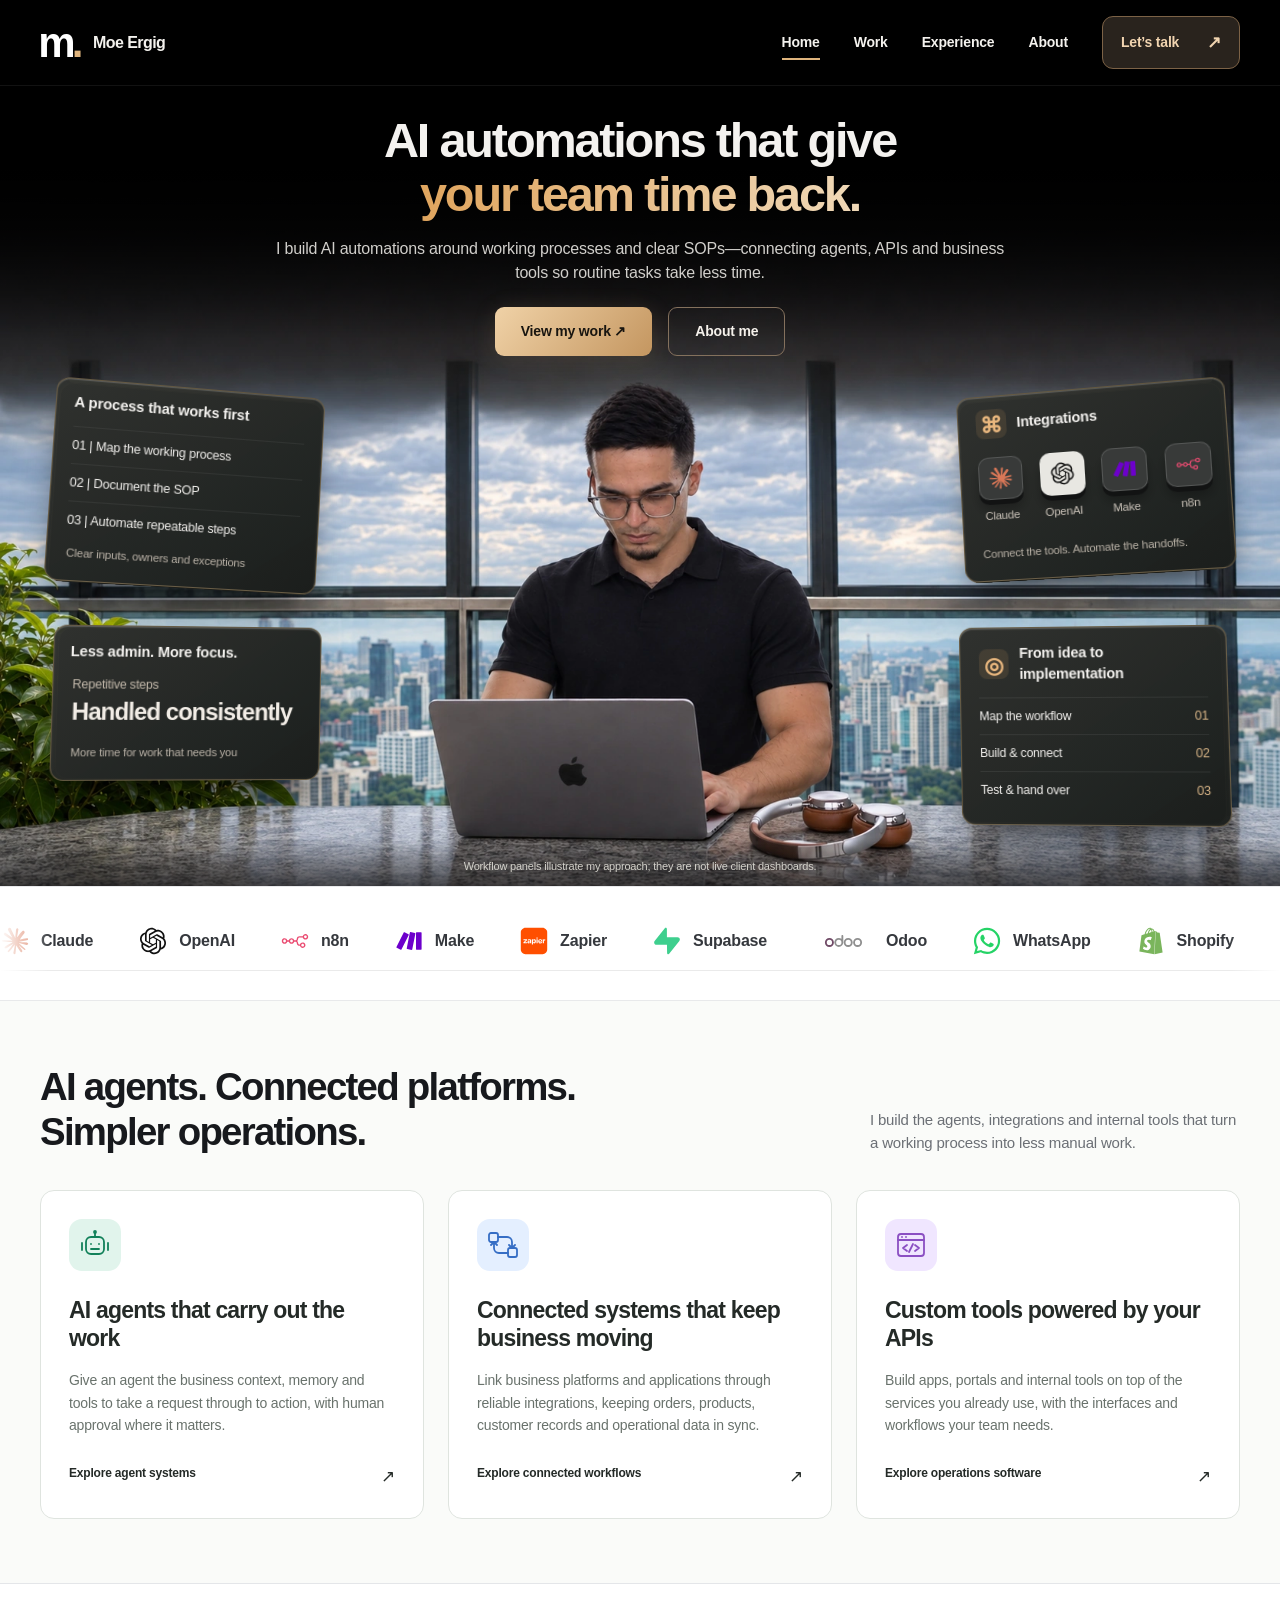
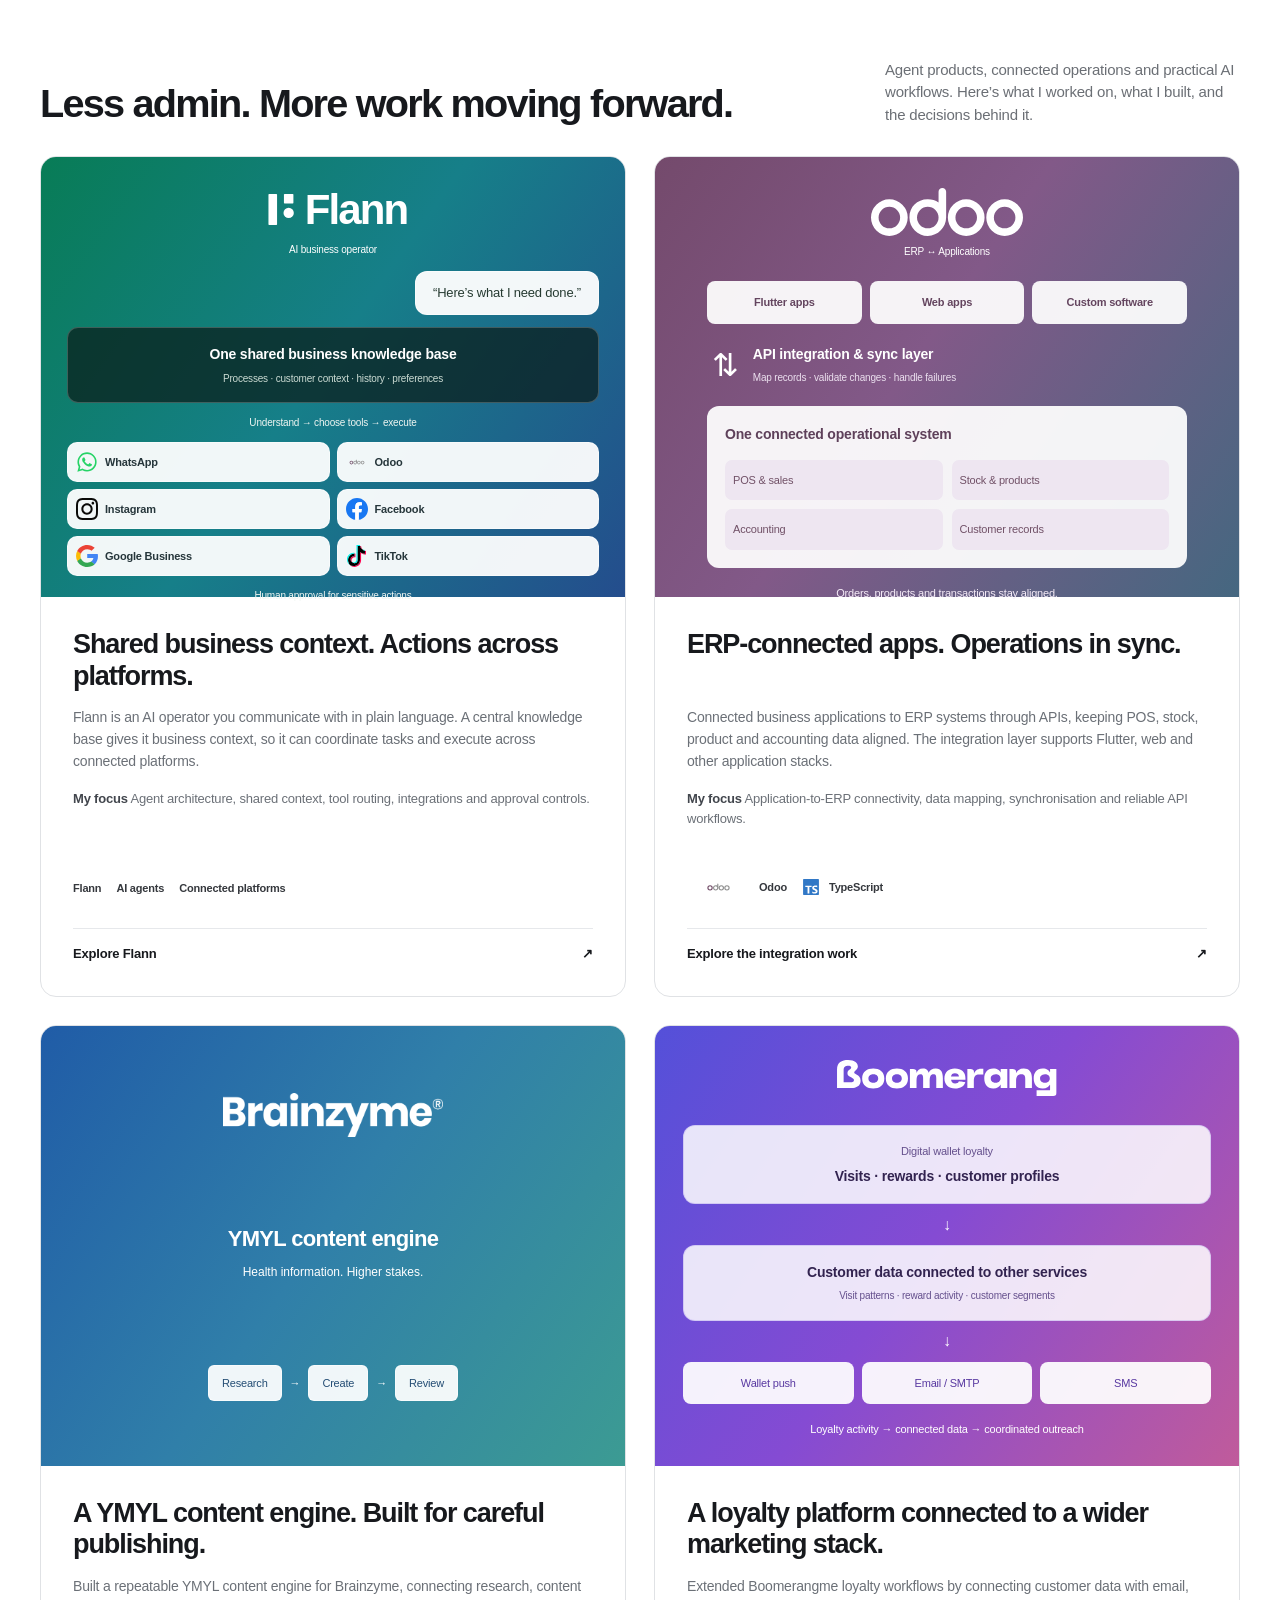
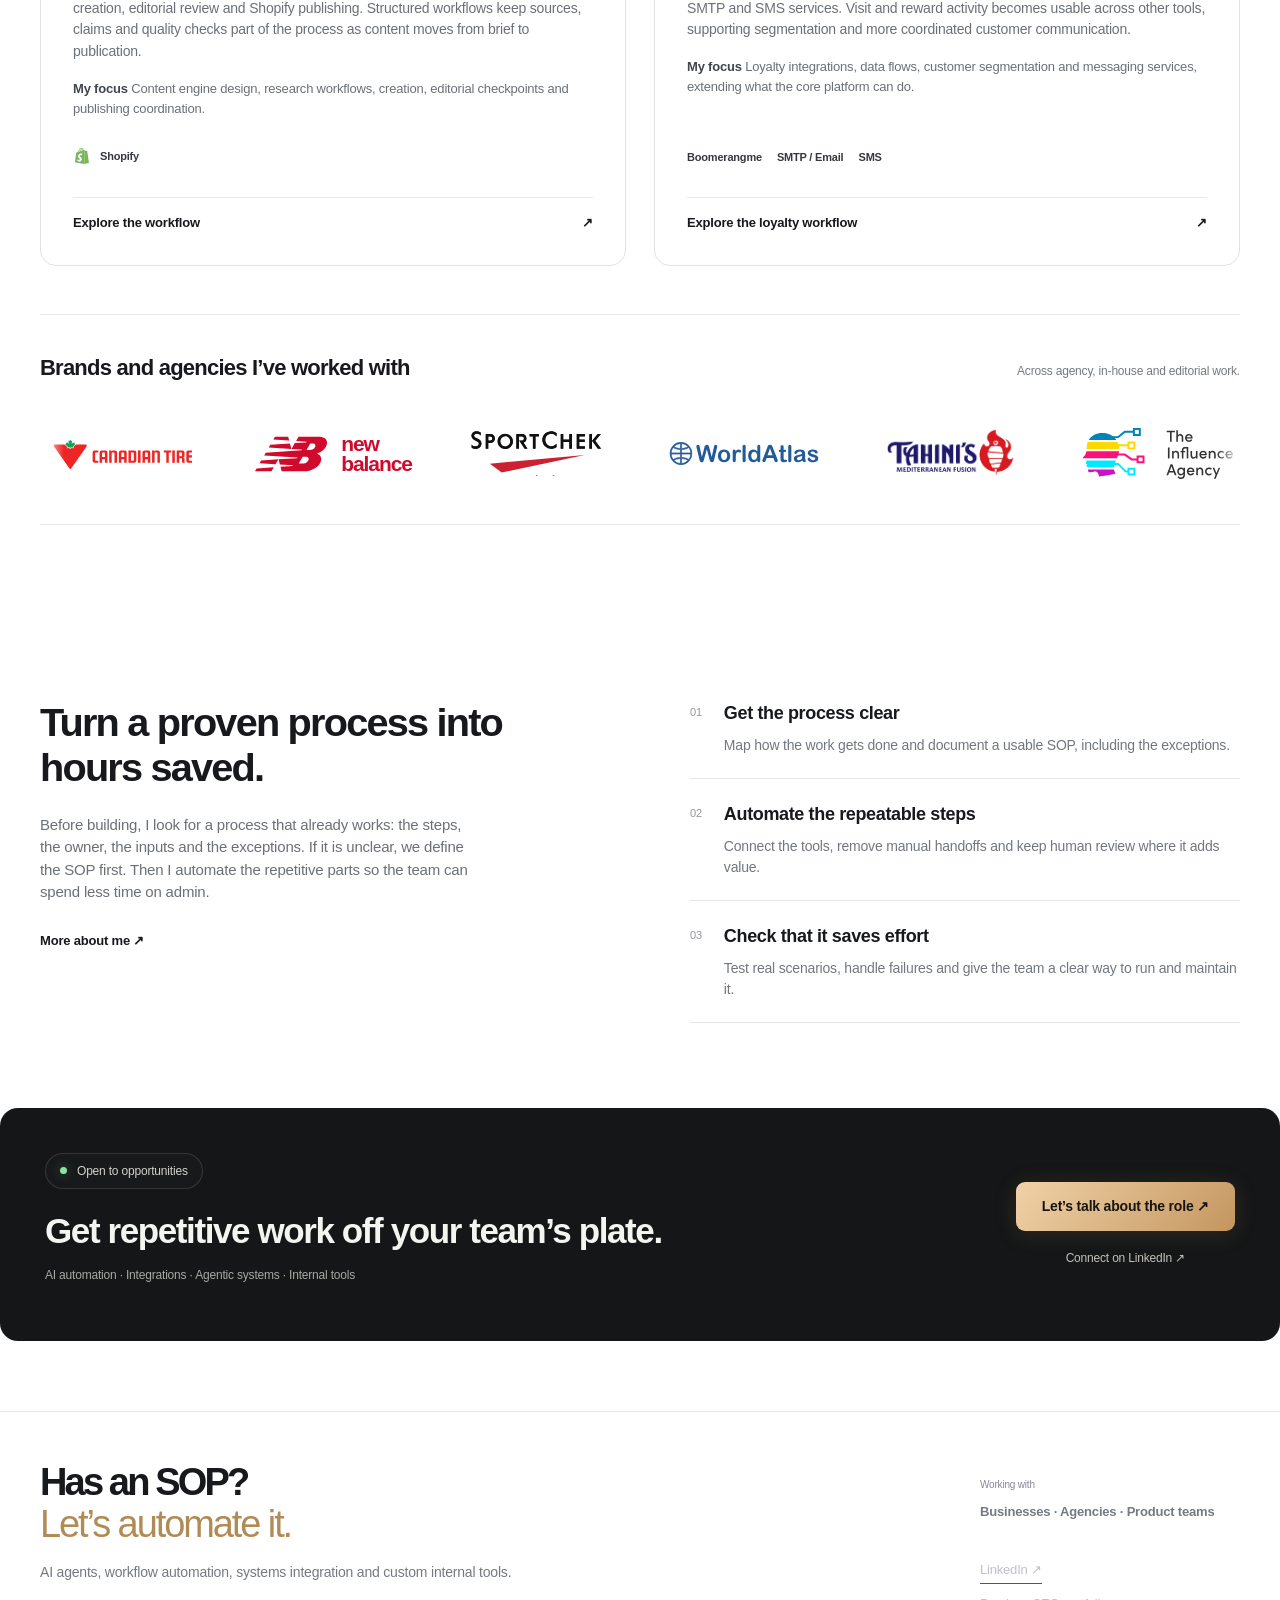
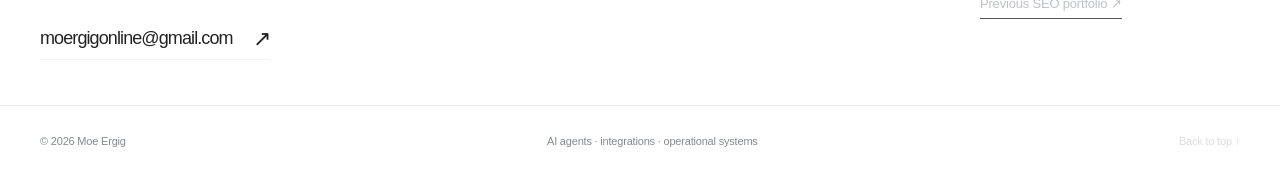
<file: index.html>
<!DOCTYPE html>

<html lang="en"><head><meta charset="utf-8"/><meta content="width=device-width,initial-scale=1" name="viewport"/><meta content="#101012" name="theme-color"/><title>Moe Ergig — AI Systems &amp; Automation</title><meta content="Moe Ergig builds AI agents, workflow automations and business integrations. Explore work across Flann, Revaluar and Brainzyme." name="description"/><meta content="Moe Ergig — AI Systems &amp; Automation" property="og:title"/><meta content="AI agents. Connected business systems. Practical automation, with proof of work." property="og:description"/><link href="assets/favicon.svg" rel="icon"/><link href="styles.css?v=20261107-about-portrait" rel="stylesheet"/><link href="home.css?v=20261107-about-portrait" rel="stylesheet"/></head><body class="portfolio-home" id="top"><a class="skip-link" href="#main">Skip to content</a><header class="site-header"><div class="wrap nav-inner">
<a aria-label="Moe Ergig homepage" class="brand" href="index.html"><span class="brand-box">m<span>.</span></span><span class="brand-label">Moe Ergig</span></a>
<button aria-controls="site-nav" aria-expanded="false" aria-label="Open navigation" class="menu-toggle"><span></span><span></span></button>
<nav aria-label="Main navigation" class="nav" id="site-nav"><a aria-current="page" class="active" href="index.html">Home</a><a href="work.html">Work</a><a href="experience.html">Experience</a><a href="about.html">About</a><a class="nav-cta" href="mailto:moergigonline@gmail.com?subject=Automation%20project%20enquiry">Let’s talk <span>↗</span></a></nav>
</div></header><main id="main">
<section aria-labelledby="hero-title" class="live-hero"><div class="hero-heading wrap"><h1 id="hero-title">AI automations that give<br/><em>your team time back.</em></h1><p>I build AI automations around working processes and clear SOPs—connecting agents, APIs and business tools so routine tasks take less time.</p><div class="hero-actions"><a class="gold-button" href="#selected-work">View my work ↗</a><a class="outline-button" href="about.html">About me</a></div></div>
<img alt="Moe Ergig working at a laptop, with greenery and a city skyline beyond the countertop" class="hero-scene" fetchpriority="high" height="941" src="assets/hero-portrait-wide.webp" width="1672"/><div class="hero-stage"><div class="float-shell workflow-panel"><div class="float-panel"><span aria-hidden="true" class="panel-edge edge-left"></span><span aria-hidden="true" class="panel-edge edge-right"></span><span aria-hidden="true" class="panel-edge edge-top"></span><span aria-hidden="true" class="panel-edge edge-bottom"></span><div class="panel-heading">A process that works first</div><div class="panel-step">01 | Map the working process</div><div class="panel-step">02 | Document the SOP</div><div class="panel-step">03 | Automate repeatable steps</div><small>Clear inputs, owners and exceptions</small></div></div>
<div class="float-shell integrations-panel"><div class="float-panel"><span aria-hidden="true" class="panel-edge edge-left"></span><span aria-hidden="true" class="panel-edge edge-right"></span><span aria-hidden="true" class="panel-edge edge-top"></span><span aria-hidden="true" class="panel-edge edge-bottom"></span><div class="panel-heading"><span class="gold-icon">⌘</span> Integrations</div><div class="hero-tools"><span><img alt="" height="32" src="assets/logos/claude.svg" width="32"/>Claude</span><span><img alt="" height="32" src="assets/logos/openai.svg" width="32"/>OpenAI</span><span><img alt="" height="32" src="assets/logos/make.svg" width="32"/>Make</span><span><img alt="" height="32" src="assets/logos/n8n.svg" width="32"/>n8n</span></div><small>Connect the tools. Automate the handoffs.</small></div></div>
<div class="float-shell context-panel"><div class="float-panel"><span aria-hidden="true" class="panel-edge edge-left"></span><span aria-hidden="true" class="panel-edge edge-right"></span><span aria-hidden="true" class="panel-edge edge-top"></span><span aria-hidden="true" class="panel-edge edge-bottom"></span><div class="panel-heading">Less admin. More focus.</div><p>Repetitive steps<br/><strong>Handled consistently</strong></p><small>More time for work that needs you</small></div></div>
<div class="float-shell delivery-panel"><div class="float-panel"><span aria-hidden="true" class="panel-edge edge-left"></span><span aria-hidden="true" class="panel-edge edge-right"></span><span aria-hidden="true" class="panel-edge edge-top"></span><span aria-hidden="true" class="panel-edge edge-bottom"></span><div class="panel-heading"><span class="gold-icon">◎</span> From idea to implementation</div><div class="delivery-row"><span>Map the workflow</span><b>01</b></div><div class="delivery-row"><span>Build &amp; connect</span><b>02</b></div><div class="delivery-row"><span>Test &amp; hand over</span><b>03</b></div></div></div>
</div><p class="hero-caption">Workflow panels illustrate my approach; they are not live client dashboards.</p></section>
<section aria-label="Platforms and tools" class="platform-section"><div class="wrap"><div aria-label="Platforms I work with. Focus or hover to pause." class="platform-marquee" tabindex="0"><div class="platform-track"><div class="platform-set"><span class="platform"><img alt="" height="26" loading="lazy" src="assets/logos/claude.svg" width="26"/>Claude</span><span class="platform"><img alt="" height="26" loading="lazy" src="assets/logos/openai.svg" width="26"/>OpenAI</span><span class="platform"><img alt="" height="26" loading="lazy" src="assets/logos/n8n.svg" width="26"/>n8n</span><span class="platform"><img alt="" height="26" loading="lazy" src="assets/logos/make.svg" width="26"/>Make</span><span class="platform"><img alt="" height="26" loading="lazy" src="assets/logos/zapier.svg" width="26"/>Zapier</span><span class="platform"><img alt="" height="26" loading="lazy" src="assets/logos/supabase.svg" width="26"/>Supabase</span><span class="platform"><img alt="" class="odoo-official" height="26" loading="lazy" src="assets/logos/odoo-official.svg" width="26"/>Odoo</span><span class="platform"><img alt="" height="26" loading="lazy" src="assets/logos/whatsapp.svg" width="26"/>WhatsApp</span><span class="platform"><img alt="" height="26" loading="lazy" src="assets/logos/shopify.svg" width="26"/>Shopify</span><span class="platform"><img alt="" height="26" loading="lazy" src="assets/logos/stripe.svg" width="26"/>Stripe</span><span class="platform"><img alt="" height="26" loading="lazy" src="assets/logos/meta.svg" width="26"/>Meta</span><span class="platform"><img alt="" height="26" loading="lazy" src="assets/logos/nextdotjs.svg" width="26"/>Next.js</span><span class="platform"><img alt="" height="26" loading="lazy" src="assets/logos/typescript.svg" width="26"/>TypeScript</span><span class="platform"><img alt="" height="26" loading="lazy" src="assets/logos/react.svg" width="26"/>React</span><span class="platform"><img alt="" height="26" loading="lazy" src="assets/logos/postgresql.svg" width="26"/>PostgreSQL</span><span class="platform"><img alt="" height="26" loading="lazy" src="assets/logos/github.svg" width="26"/>GitHub</span><span class="platform"><img alt="" height="26" loading="lazy" src="assets/logos/netlify.svg" width="26"/>Netlify</span><span class="platform"><img alt="" height="26" loading="lazy" src="assets/logos/vercel.svg" width="26"/>Vercel</span></div><div aria-hidden="true" class="platform-set"><span class="platform"><img alt="" height="26" loading="lazy" src="assets/logos/claude.svg" width="26"/>Claude</span><span class="platform"><img alt="" height="26" loading="lazy" src="assets/logos/openai.svg" width="26"/>OpenAI</span><span class="platform"><img alt="" height="26" loading="lazy" src="assets/logos/n8n.svg" width="26"/>n8n</span><span class="platform"><img alt="" height="26" loading="lazy" src="assets/logos/make.svg" width="26"/>Make</span><span class="platform"><img alt="" height="26" loading="lazy" src="assets/logos/zapier.svg" width="26"/>Zapier</span><span class="platform"><img alt="" height="26" loading="lazy" src="assets/logos/supabase.svg" width="26"/>Supabase</span><span class="platform"><img alt="" class="odoo-official" height="26" loading="lazy" src="assets/logos/odoo-official.svg" width="26"/>Odoo</span><span class="platform"><img alt="" height="26" loading="lazy" src="assets/logos/whatsapp.svg" width="26"/>WhatsApp</span><span class="platform"><img alt="" height="26" loading="lazy" src="assets/logos/shopify.svg" width="26"/>Shopify</span><span class="platform"><img alt="" height="26" loading="lazy" src="assets/logos/stripe.svg" width="26"/>Stripe</span><span class="platform"><img alt="" height="26" loading="lazy" src="assets/logos/meta.svg" width="26"/>Meta</span><span class="platform"><img alt="" height="26" loading="lazy" src="assets/logos/nextdotjs.svg" width="26"/>Next.js</span><span class="platform"><img alt="" height="26" loading="lazy" src="assets/logos/typescript.svg" width="26"/>TypeScript</span><span class="platform"><img alt="" height="26" loading="lazy" src="assets/logos/react.svg" width="26"/>React</span><span class="platform"><img alt="" height="26" loading="lazy" src="assets/logos/postgresql.svg" width="26"/>PostgreSQL</span><span class="platform"><img alt="" height="26" loading="lazy" src="assets/logos/github.svg" width="26"/>GitHub</span><span class="platform"><img alt="" height="26" loading="lazy" src="assets/logos/netlify.svg" width="26"/>Netlify</span><span class="platform"><img alt="" height="26" loading="lazy" src="assets/logos/vercel.svg" width="26"/>Vercel</span></div></div></div></div></section>
<section class="capability-section services-overview" id="services"><div class="wrap"><div class="section-lead"><div><h2>AI agents. Connected platforms.<br/>Simpler operations.</h2></div><p>I build the agents, integrations and internal tools that turn a working process into less manual work.</p></div><div class="service-offerings"><a class="service-offering" href="work.html#flann"><span aria-hidden="true" class="service-icon service-icon-1"><svg aria-hidden="true" fill="none" stroke="currentColor" stroke-linecap="round" stroke-linejoin="round" stroke-width="1.8" viewbox="0 0 32 32" xmlns="http://www.w3.org/2000/svg"><rect height="17" rx="5" width="18" x="7" y="8"></rect><path d="M16 4v4M12 15h.01M20 15h.01M12 20h8M3 14v7M29 14v7"></path><circle cx="16" cy="3" r="1"></circle></svg></span><h3>AI agents that carry out the work</h3><p>Give an agent the business context, memory and tools to take a request through to action, with human approval where it matters.</p><span class="service-link">Explore agent systems <b>↗</b></span></a><a class="service-offering" href="work.html#odoo"><span aria-hidden="true" class="service-icon service-icon-2"><svg aria-hidden="true" fill="none" stroke="currentColor" stroke-linecap="round" stroke-linejoin="round" stroke-width="1.8" viewbox="0 0 32 32" xmlns="http://www.w3.org/2000/svg"><rect height="9" rx="2" width="9" x="2" y="4"></rect><rect height="9" rx="2" width="9" x="21" y="19"></rect><path d="M11 8h9a5 5 0 0 1 5 5v6M22 16l3 3 3-3M21 24h-9a5 5 0 0 1-5-5v-6M4 16l3-3 3 3"></path></svg></span><h3>Connected systems that keep business moving</h3><p>Link business platforms and applications through reliable integrations, keeping orders, products, customer records and operational data in sync.</p><span class="service-link">Explore connected workflows <b>↗</b></span></a><a class="service-offering" href="work.html#handover"><span aria-hidden="true" class="service-icon service-icon-3"><svg aria-hidden="true" fill="none" stroke="currentColor" stroke-linecap="round" stroke-linejoin="round" stroke-width="1.8" viewbox="0 0 32 32" xmlns="http://www.w3.org/2000/svg"><rect height="22" rx="3" width="26" x="3" y="5"></rect><path d="M3 11h26M7 8h.01M11 8h.01M12 16l-4 3 4 3M20 16l4 3-4 3M18 15l-4 8"></path></svg></span><h3>Custom tools powered by your APIs</h3><p>Build apps, portals and internal tools on top of the services you already use, with the interfaces and workflows your team needs.</p><span class="service-link">Explore operations software <b>↗</b></span></a></div></div></section><section class="work-section wrap" id="selected-work"><div class="section-lead"><div><h2>Less admin. More work moving forward.</h2></div><p>Agent products, connected operations and practical AI workflows. Here’s what I worked on, what I built, and the decisions behind it.</p></div><div class="projects-grid"><article class="project-card"><div class="project-card-art flann-card-art"><div class="flann-card-top"><span class="flann-brand"><img alt="" height="30" src="assets/logos/flann-official.svg" width="30"/>Flann</span><span>AI business operator</span></div><div class="operator-message">“Here’s what I need done.”</div><div class="knowledge-hub"><strong>One shared business knowledge base</strong><small>Processes · customer context · history · preferences</small></div><div class="operator-path">Understand → choose tools → execute</div><div aria-label="Flann platform integrations" class="connected-platforms"><div class="connected-platform"><img alt="" height="26" src="assets/logos/whatsapp.svg" width="26"/><span>WhatsApp<small>Messages &amp; follow-ups</small></span></div><div class="connected-platform"><img alt="" height="26" src="assets/logos/odoo-official.svg" width="26"/><span>Odoo<small>ERP &amp; customer data</small></span></div><div class="connected-platform"><img alt="" height="26" src="assets/logos/instagram.svg" width="26"/><span>Instagram<small>Social conversations</small></span></div><div class="connected-platform"><img alt="" height="26" src="assets/logos/facebook.svg" width="26"/><span>Facebook<small>Pages &amp; messaging</small></span></div><div class="connected-platform"><img alt="" height="26" src="assets/logos/google.svg" width="26"/><span>Google Business<small>Business profile</small></span></div><div class="connected-platform"><img alt="" height="26" src="assets/logos/tiktok.svg" width="26"/><span>TikTok<small>Social channels</small></span></div></div><div class="operator-control">Human approval for sensitive actions</div></div><div class="project-card-copy"><h3>Shared business context. Actions across platforms.</h3><p>Flann is an AI operator you communicate with in plain language. A central knowledge base gives it business context, so it can coordinate tasks and execute across connected platforms.</p><p class="contribution"><strong>My focus</strong> Agent architecture, shared context, tool routing, integrations and approval controls.</p><div class="project-tools"><span class="platform">Flann</span><span class="platform">AI agents</span><span class="platform">Connected platforms</span></div><a class="case-link" href="work.html#flann">Explore Flann <span>↗</span></a></div></article><article class="project-card"><div class="project-card-art revaluar-art"><div aria-label="Applications and ERP data synchronisation" class="odoo-flow"><div class="odoo-flow-top"><img alt="Odoo" height="44" src="assets/logos/odoo-white.svg" width="140"/><span>ERP ↔ Applications</span></div><div class="app-layer"><span>Flutter apps</span><span>Web apps</span><span>Custom software</span></div><div class="sync-bridge"><b>⇅</b><div><strong>API integration &amp; sync layer</strong><small>Map records · validate changes · handle failures</small></div></div><div class="erp-core"><strong>One connected operational system</strong><div class="erp-modules"><span>POS &amp; sales</span><span>Stock &amp; products</span><span>Accounting</span><span>Customer records</span></div></div><div class="sync-footer">Orders, products and transactions stay aligned.</div></div></div><div class="project-card-copy"><h3>ERP-connected apps. Operations in sync.</h3><p>Connected business applications to ERP systems through APIs, keeping POS, stock, product and accounting data aligned. The integration layer supports Flutter, web and other application stacks.</p><p class="contribution"><strong>My focus</strong> Application-to-ERP connectivity, data mapping, synchronisation and reliable API workflows.</p><div class="project-tools"><span class="platform"><img alt="" class="odoo-official" height="26" loading="lazy" src="assets/logos/odoo-official.svg" width="26"/>Odoo</span><span class="platform"><img alt="" height="26" loading="lazy" src="assets/logos/typescript.svg" width="26"/>TypeScript</span></div><a class="case-link" href="work.html#odoo">Explore the integration work <span>↗</span></a></div></article><article class="project-card"><div class="project-card-art brainzyme-art"><img alt="Brainzyme" class="brainzyme-brand" height="60" loading="lazy" src="assets/logos/brainzyme-official.png" width="300"/><div class="ymyl-note">YMYL content engine<small>Health information. Higher stakes.</small></div><div class="editorial-flow"><span>Research</span><i>→</i><span>Create</span><i>→</i><span>Review</span></div></div><div class="project-card-copy"><h3>A YMYL content engine. Built for careful publishing.</h3><p>Built a repeatable YMYL content engine for Brainzyme, connecting research, content creation, editorial review and Shopify publishing. Structured workflows keep sources, claims and quality checks part of the process as content moves from brief to publication.</p><p class="contribution"><strong>My focus</strong> Content engine design, research workflows, creation, editorial checkpoints and publishing coordination.</p><div class="project-tools"><span class="platform"><img alt="" height="26" loading="lazy" src="assets/logos/shopify.svg" width="26"/>Shopify</span></div><a class="case-link" href="work.html#brainzyme">Explore the workflow <span>↗</span></a></div></article><article class="project-card"><div class="project-card-art boomerang-art"><img alt="Boomerangme" class="boomerang-brand" height="45" src="assets/logos/boomerangme.svg" width="220"/><div class="loyalty-source"><span>Digital wallet loyalty</span><strong>Visits · rewards · customer profiles</strong></div><div aria-hidden="true" class="loyalty-arrow">↓</div><div class="loyalty-segment"><strong>Customer data connected to other services</strong><small>Visit patterns · reward activity · customer segments</small></div><div aria-hidden="true" class="loyalty-arrow">↓</div><div class="loyalty-channels"><span>Wallet push</span><span>Email / SMTP</span><span>SMS</span></div><div class="loyalty-caption">Loyalty activity → connected data → coordinated outreach</div></div><div class="project-card-copy"><h3>A loyalty platform connected to a wider marketing stack.</h3><p>Extended Boomerangme loyalty workflows by connecting customer data with email, SMTP and SMS services. Visit and reward activity becomes usable across other tools, supporting segmentation and more coordinated customer communication.</p><p class="contribution"><strong>My focus</strong> Loyalty integrations, data flows, customer segmentation and messaging services, extending what the core platform can do.</p><div class="project-tools"><span class="platform">Boomerangme</span><span class="platform">SMTP / Email</span><span class="platform">SMS</span></div><a class="case-link" href="work.html#boomerangme">Explore the loyalty workflow <span>↗</span></a></div></article></div><section aria-labelledby="brands-title" class="client-brands"><div class="client-brands-heading"><h2 id="brands-title">Brands and agencies I’ve worked with</h2><p>Across agency, in-house and editorial work.</p></div><div aria-label="Brands and agencies I have worked with. Hover or focus to pause." class="client-brand-marquee" tabindex="0"><div class="client-brand-track"><div class="client-brand-set"><div class="client-brand"><img alt="Canadian Tire" height="70" loading="eager" src="assets/brands/canadiantire-color.svg?v=unboxed-final" width="180"/></div><div class="client-brand newbalance-brand"><img alt="New Balance" height="70" loading="eager" src="assets/brands/newbalance-color.svg?v=unboxed-final" width="180"/><span aria-hidden="true" class="newbalance-name">new<br/>balance</span></div><div class="client-brand"><img alt="SportChek" height="70" loading="eager" src="assets/brands/sportchek-color.svg?v=unboxed-final" width="180"/></div><div class="client-brand"><img alt="WorldAtlas" height="70" loading="eager" src="assets/brands/worldatlas-color.svg?v=unboxed-final" width="180"/></div><div class="client-brand"><img alt="Tahini's" height="70" loading="eager" src="assets/brands/tahinis-positive.png?v=unboxed-final" width="180"/></div><div class="client-brand"><img alt="The Influence Agency" height="70" loading="eager" src="assets/brands/influence-agency-color.svg?v=unboxed-final" width="180"/></div><div class="client-brand"><img alt="Geekspeak" height="70" loading="eager" src="assets/brands/geekspeak-color.svg?v=unboxed-final" width="180"/></div><div class="client-brand"><img alt="Net Influencer" height="70" loading="eager" src="assets/brands/netinfluencer.png?v=unboxed-final" width="180"/></div><div class="client-brand ebda-brand"><img alt="Ebda Agency" height="70" loading="eager" src="assets/brands/ebda.png?v=unboxed-final" width="180"/></div></div><div aria-hidden="true" class="client-brand-set"><div class="client-brand"><img alt="" height="70" loading="eager" src="assets/brands/canadiantire-color.svg?v=unboxed-final" width="180"/></div><div class="client-brand newbalance-brand"><img alt="" height="70" loading="eager" src="assets/brands/newbalance-color.svg?v=unboxed-final" width="180"/><span aria-hidden="true" class="newbalance-name">new<br/>balance</span></div><div class="client-brand"><img alt="" height="70" loading="eager" src="assets/brands/sportchek-color.svg?v=unboxed-final" width="180"/></div><div class="client-brand"><img alt="" height="70" loading="eager" src="assets/brands/worldatlas-color.svg?v=unboxed-final" width="180"/></div><div class="client-brand"><img alt="" height="70" loading="eager" src="assets/brands/tahinis-positive.png?v=unboxed-final" width="180"/></div><div class="client-brand"><img alt="" height="70" loading="eager" src="assets/brands/influence-agency-color.svg?v=unboxed-final" width="180"/></div><div class="client-brand"><img alt="" height="70" loading="eager" src="assets/brands/geekspeak-color.svg?v=unboxed-final" width="180"/></div><div class="client-brand"><img alt="" height="70" loading="eager" src="assets/brands/netinfluencer.png?v=unboxed-final" width="180"/></div><div class="client-brand ebda-brand"><img alt="" height="70" loading="eager" src="assets/brands/ebda.png?v=unboxed-final" width="180"/></div></div></div></div></section>
</section>
<section class="approach-section wrap"><div><h2>Turn a proven process into hours saved.</h2><p>Before building, I look for a process that already works: the steps, the owner, the inputs and the exceptions. If it is unclear, we define the SOP first. Then I automate the repetitive parts so the team can spend less time on admin.</p><a class="case-link" href="about.html">More about me ↗</a></div><ol class="process-list"><li><span>01</span><div><h3>Get the process clear</h3><p>Map how the work gets done and document a usable SOP, including the exceptions.</p></div></li><li><span>02</span><div><h3>Automate the repeatable steps</h3><p>Connect the tools, remove manual handoffs and keep human review where it adds value.</p></div></li><li><span>03</span><div><h3>Check that it saves effort</h3><p>Test real scenarios, handle failures and give the team a clear way to run and maintain it.</p></div></li></ol></section>
<section class="opportunity-strip wrap"><div><span class="role-status"><i></i> Open to opportunities</span><h2>Get repetitive work off your team’s plate.</h2><p>AI automation · Integrations · Agentic systems · Internal tools</p></div><div><a class="gold-button" href="mailto:moergigonline@gmail.com?subject=AI%20automation%20opportunity">Let’s talk about the role ↗</a><a class="linkedin-link" href="https://www.linkedin.com/in/moeergig/" rel="noopener noreferrer" target="_blank">Connect on LinkedIn ↗</a></div></section></main><footer class="site-footer"><div class="wrap footer-top"><div><h2>Has an SOP?<br/><em>Let’s automate it.</em></h2><p>AI agents, workflow automation, systems integration and custom internal tools.</p><a class="footer-email" href="mailto:moergigonline@gmail.com?subject=Let's%20build%20something">moergigonline@gmail.com <span>↗</span></a></div><div class="footer-side"><span>Working with</span><strong>Businesses · Agencies · Product teams</strong><a href="https://www.linkedin.com/in/moeergig/" rel="noopener noreferrer" target="_blank">LinkedIn ↗</a><a href="https://moe-ergig-portfolio.netlify.app/" rel="noopener noreferrer" target="_blank">Previous SEO portfolio ↗</a></div></div><div class="wrap footer-bottom"><span>© 2026 Moe Ergig</span><span>AI agents · integrations · operational systems</span><a class="back-top" href="#top">Back to top ↑</a></div></footer><script defer="" src="main.js?v=20261107-about-portrait"></script></body></html>
</file>
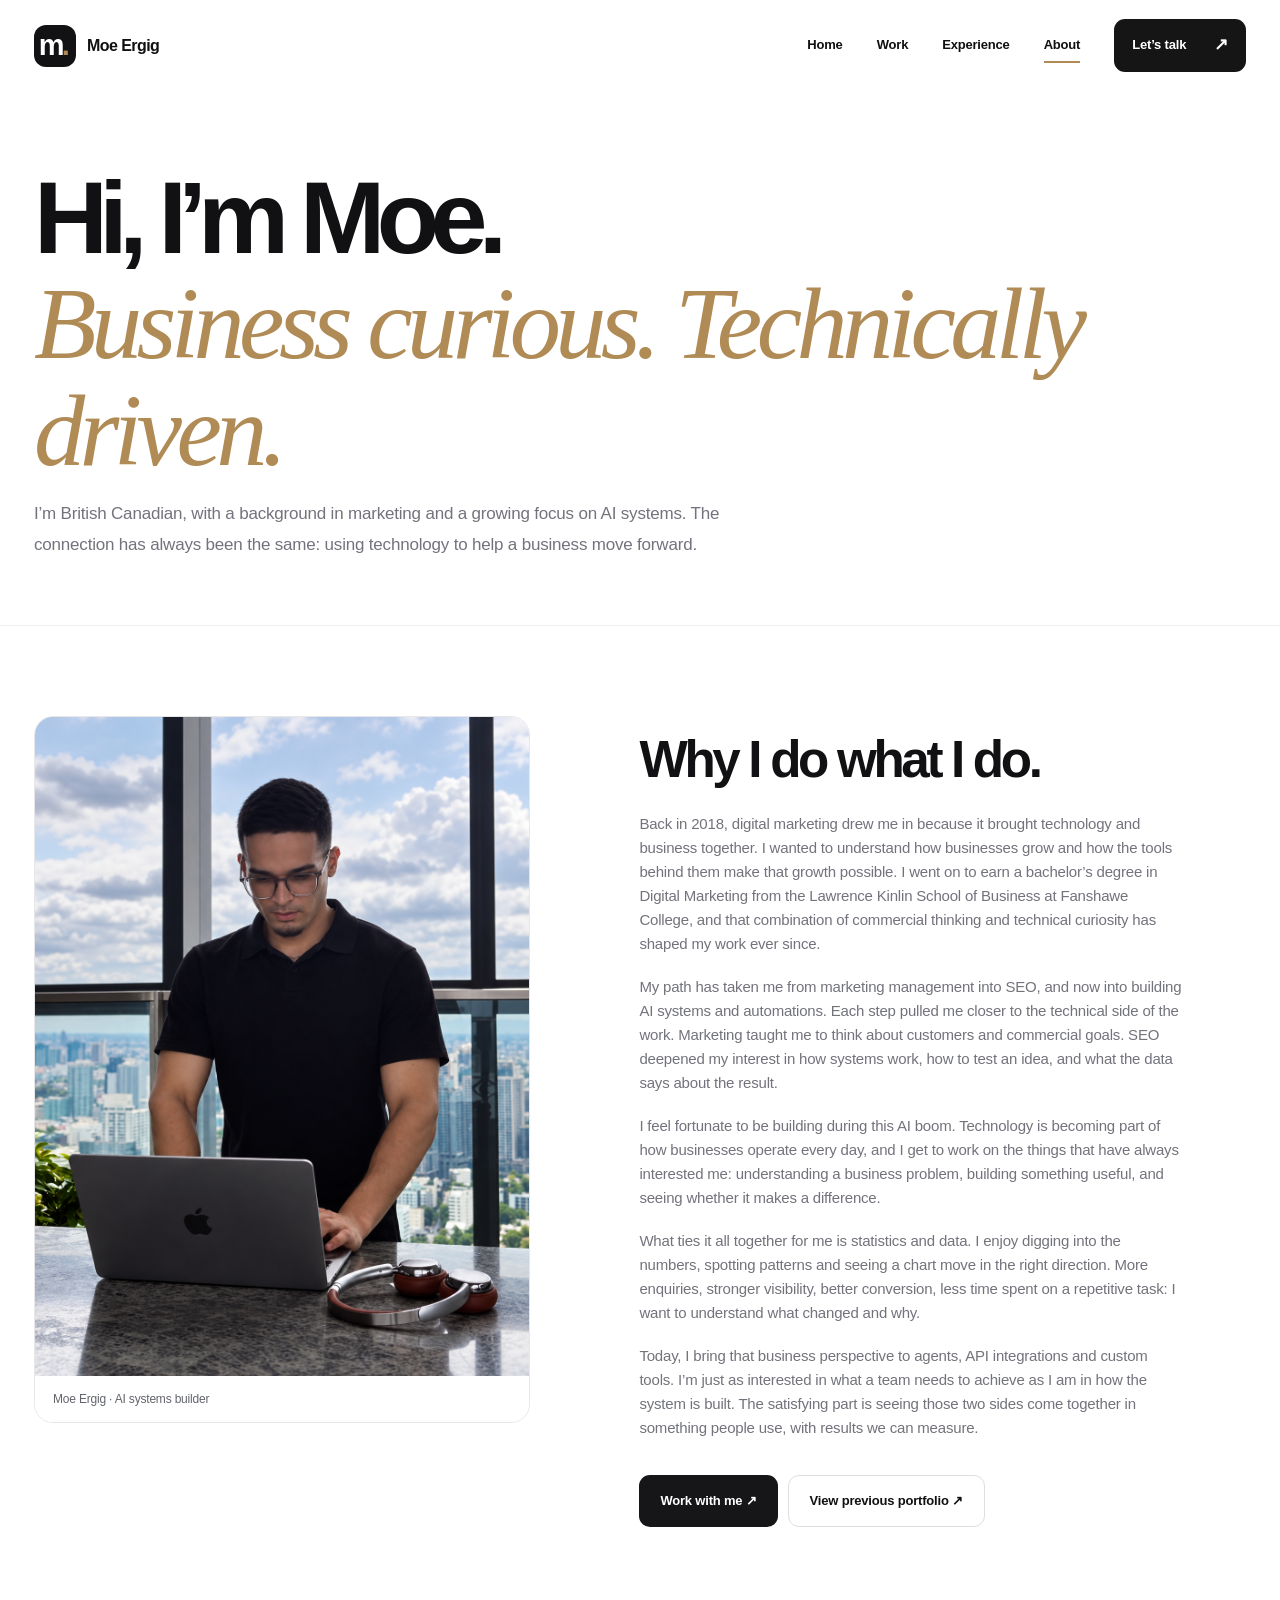
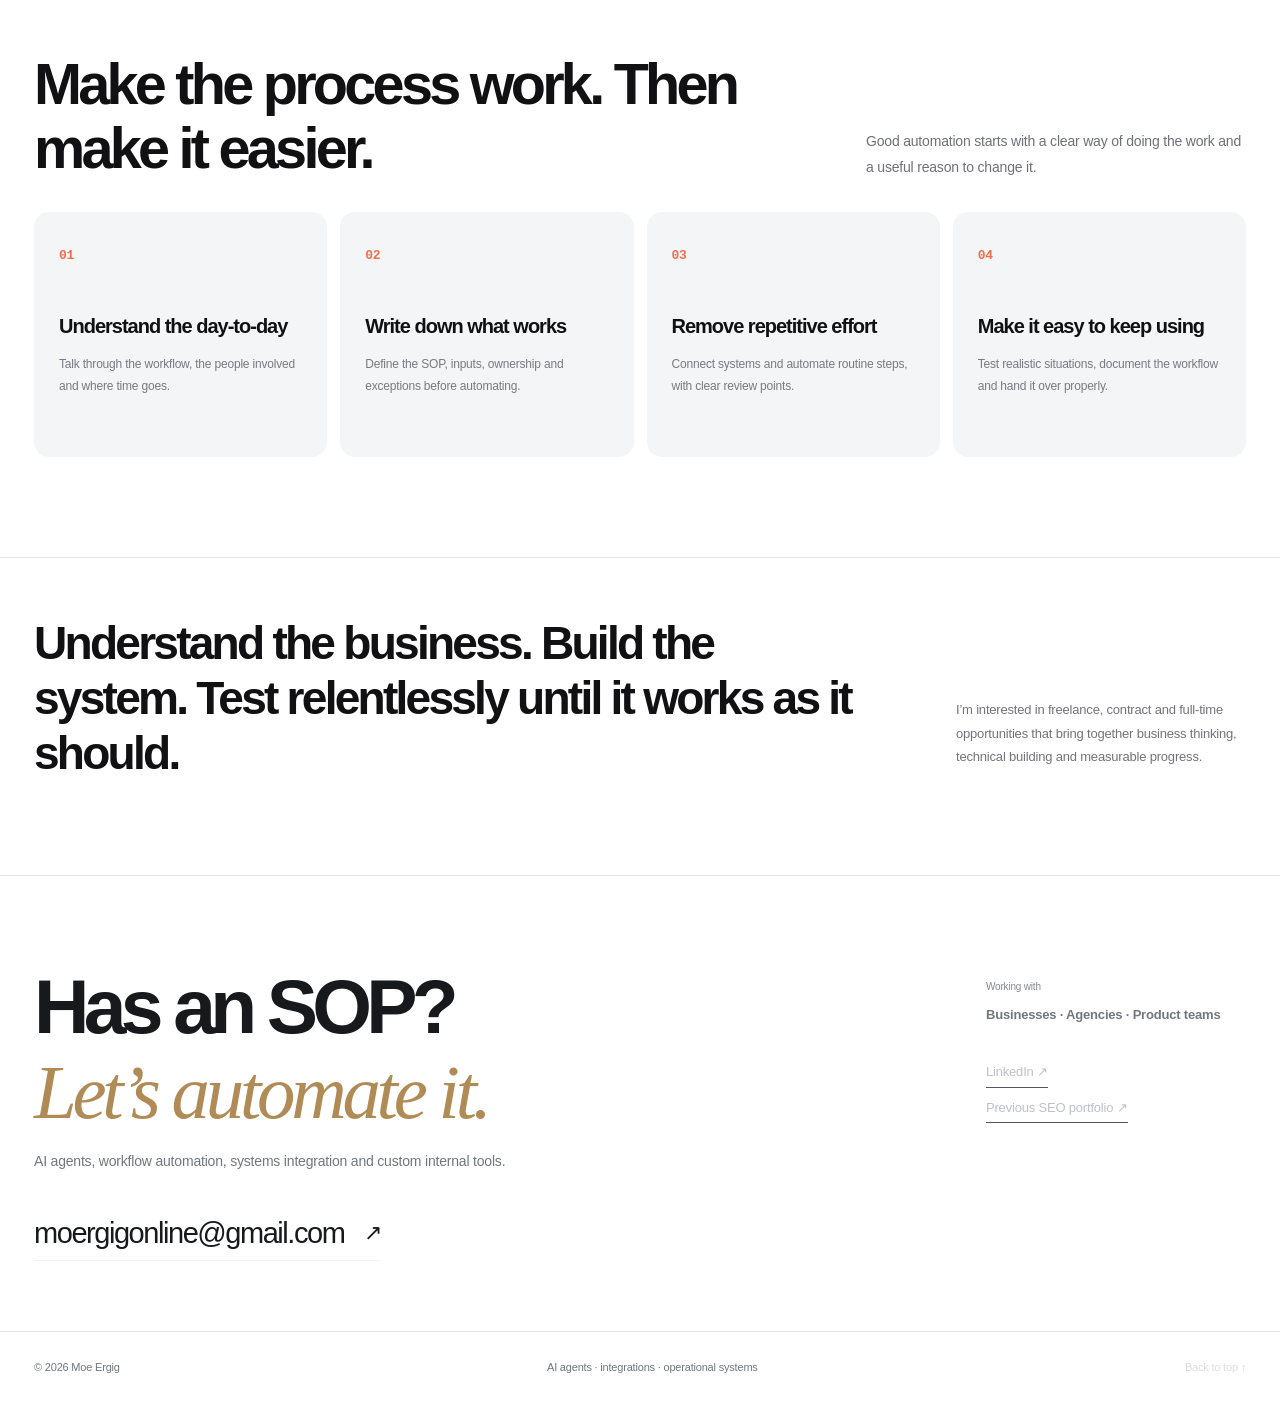
<file: about.html>
<!DOCTYPE html>

<html lang="en"><head><meta charset="utf-8"/><meta content="width=device-width, initial-scale=1" name="viewport"/><meta content="#ffffff" name="theme-color"/><meta content="From marketing management and SEO to AI systems: why I work at the intersection of technology, business and measurable results." name="description"/><meta content="website" property="og:type"/><meta content="About Moe Ergig — AI Systems Builder" property="og:title"/><meta content="From marketing management and SEO to AI systems: why I work at the intersection of technology, business and measurable results." property="og:description"/><title>About Moe Ergig — AI Systems Builder</title><link href="assets/favicon.svg" rel="icon" type="image/svg+xml"/><link href="styles.css?v=20261107-about-portrait" rel="stylesheet"/><link href="refresh.css?v=20261107-about-portrait" rel="stylesheet"/></head><body id="top"><a class="skip-link" href="#main">Skip to content</a><header class="site-header"><div class="wrap nav-inner">
<a aria-label="Moe Ergig homepage" class="brand" href="index.html"><span class="brand-box">m<span>.</span></span><span class="brand-label">Moe Ergig</span></a>
<button aria-controls="site-nav" aria-expanded="false" aria-label="Open navigation" class="menu-toggle"><span></span><span></span></button>
<nav aria-label="Main navigation" class="nav" id="site-nav"><a href="index.html">Home</a><a href="work.html">Work</a><a href="experience.html">Experience</a><a aria-current="page" class="active" href="about.html">About</a><a class="nav-cta" href="mailto:moergigonline@gmail.com?subject=Automation%20project%20enquiry">Let’s talk <span>↗</span></a></nav>
</div></header><main id="main">
<section class="page-banner wrap"><h1>Hi, I’m Moe.<br/><em>Business curious. Technically driven.</em></h1><p>I’m British Canadian, with a background in marketing and a growing focus on AI systems. The connection has always been the same: using technology to help a business move forward.</p></section>
<section class="wrap about-layout"><div class="about-photo"><img alt="Moe Ergig working at his laptop" height="1448" src="assets/moe-about.png" width="1086"/><div class="photo-caption">Moe Ergig · AI systems builder</div></div><div class="about-copy"><h2>Why I do what I do.</h2><p>Back in 2018, digital marketing drew me in because it brought technology and business together. I wanted to understand how businesses grow and how the tools behind them make that growth possible. I went on to earn a bachelor’s degree in Digital Marketing from the Lawrence Kinlin School of Business at Fanshawe College, and that combination of commercial thinking and technical curiosity has shaped my work ever since.</p><p>My path has taken me from marketing management into SEO, and now into building AI systems and automations. Each step pulled me closer to the technical side of the work. Marketing taught me to think about customers and commercial goals. SEO deepened my interest in how systems work, how to test an idea, and what the data says about the result.</p><p>I feel fortunate to be building during this AI boom. Technology is becoming part of how businesses operate every day, and I get to work on the things that have always interested me: understanding a business problem, building something useful, and seeing whether it makes a difference.</p><p>What ties it all together for me is statistics and data. I enjoy digging into the numbers, spotting patterns and seeing a chart move in the right direction. More enquiries, stronger visibility, better conversion, less time spent on a repetitive task: I want to understand what changed and why.</p><p>Today, I bring that business perspective to agents, API integrations and custom tools. I’m just as interested in what a team needs to achieve as I am in how the system is built. The satisfying part is seeing those two sides come together in something people use, with results we can measure.</p><div class="about-actions"><a class="button button-dark" href="mailto:moergigonline@gmail.com?subject=Let's%20work%20together">Work with me ↗</a><a class="button button-light" href="https://moe-ergig-portfolio.netlify.app/" rel="noopener noreferrer" target="_blank">View previous portfolio ↗</a></div></div></section>
<section class="wrap process-section"><div class="section-header"><div><h2>Make the process work. Then make it easier.</h2></div><p>Good automation starts with a clear way of doing the work and a useful reason to change it.</p></div><div class="process-grid"><div><span>01</span><h3>Understand the day-to-day</h3><p>Talk through the workflow, the people involved and where time goes.</p></div><div><span>02</span><h3>Write down what works</h3><p>Define the SOP, inputs, ownership and exceptions before automating.</p></div><div><span>03</span><h3>Remove repetitive effort</h3><p>Connect systems and automate routine steps, with clear review points.</p></div><div><span>04</span><h3>Make it easy to keep using</h3><p>Test realistic situations, document the workflow and hand it over properly.</p></div></div></section>
<section class="wrap about-contact"><div><h2>Understand the business. Build the system. Test relentlessly until it works as it should.</h2></div><p>I’m interested in freelance, contract and full-time opportunities that bring together business thinking, technical building and measurable progress.</p></section>
</main><footer class="site-footer"><div class="wrap footer-top"><div><h2>Has an SOP?<br/><em>Let’s automate it.</em></h2><p>AI agents, workflow automation, systems integration and custom internal tools.</p><a class="footer-email" href="mailto:moergigonline@gmail.com?subject=Let's%20build%20something">moergigonline@gmail.com <span>↗</span></a></div><div class="footer-side"><span>Working with</span><strong>Businesses · Agencies · Product teams</strong><a href="https://www.linkedin.com/in/moeergig/" rel="noopener noreferrer" target="_blank">LinkedIn ↗</a><a href="https://moe-ergig-portfolio.netlify.app/" rel="noopener noreferrer" target="_blank">Previous SEO portfolio ↗</a></div></div><div class="wrap footer-bottom"><span>© 2026 Moe Ergig</span><span>AI agents · integrations · operational systems</span><a class="back-top" href="#top">Back to top ↑</a></div></footer><script defer="" src="main.js?v=20261107-about-portrait"></script></body></html>
</file>
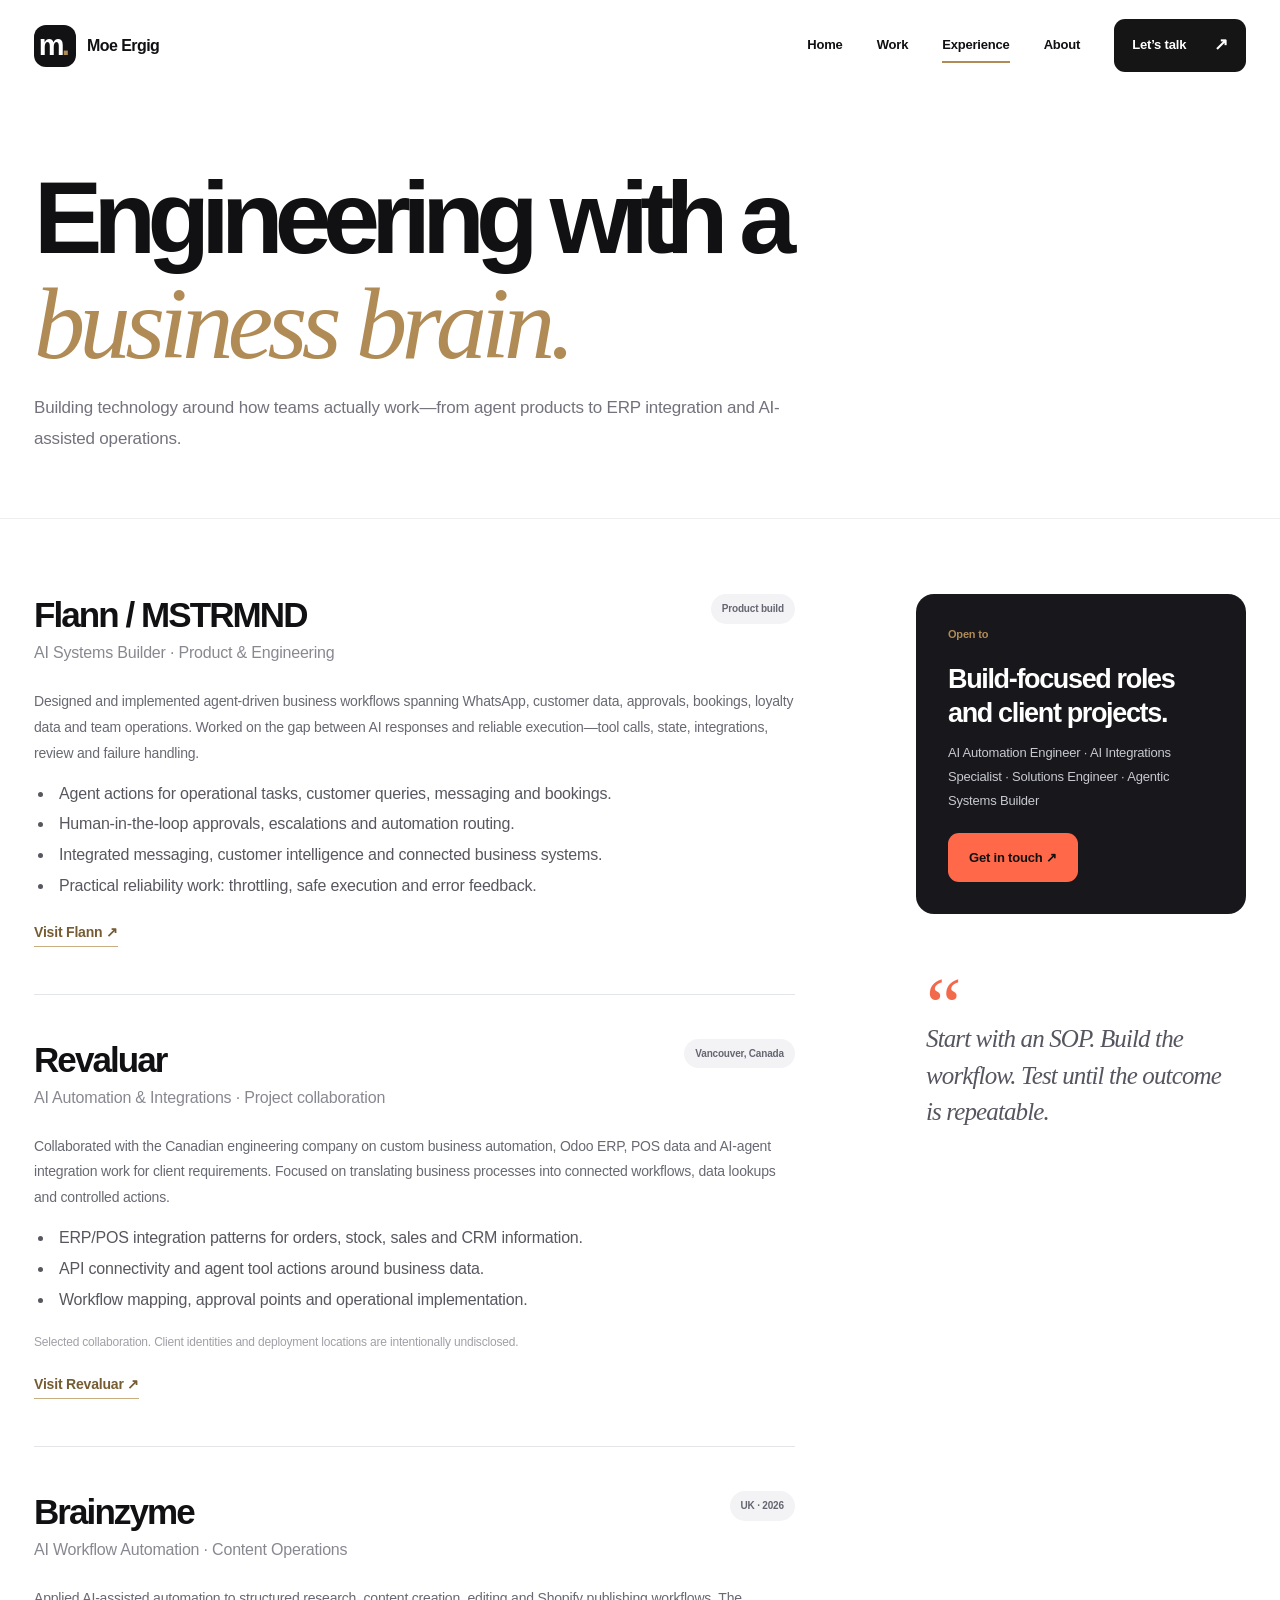
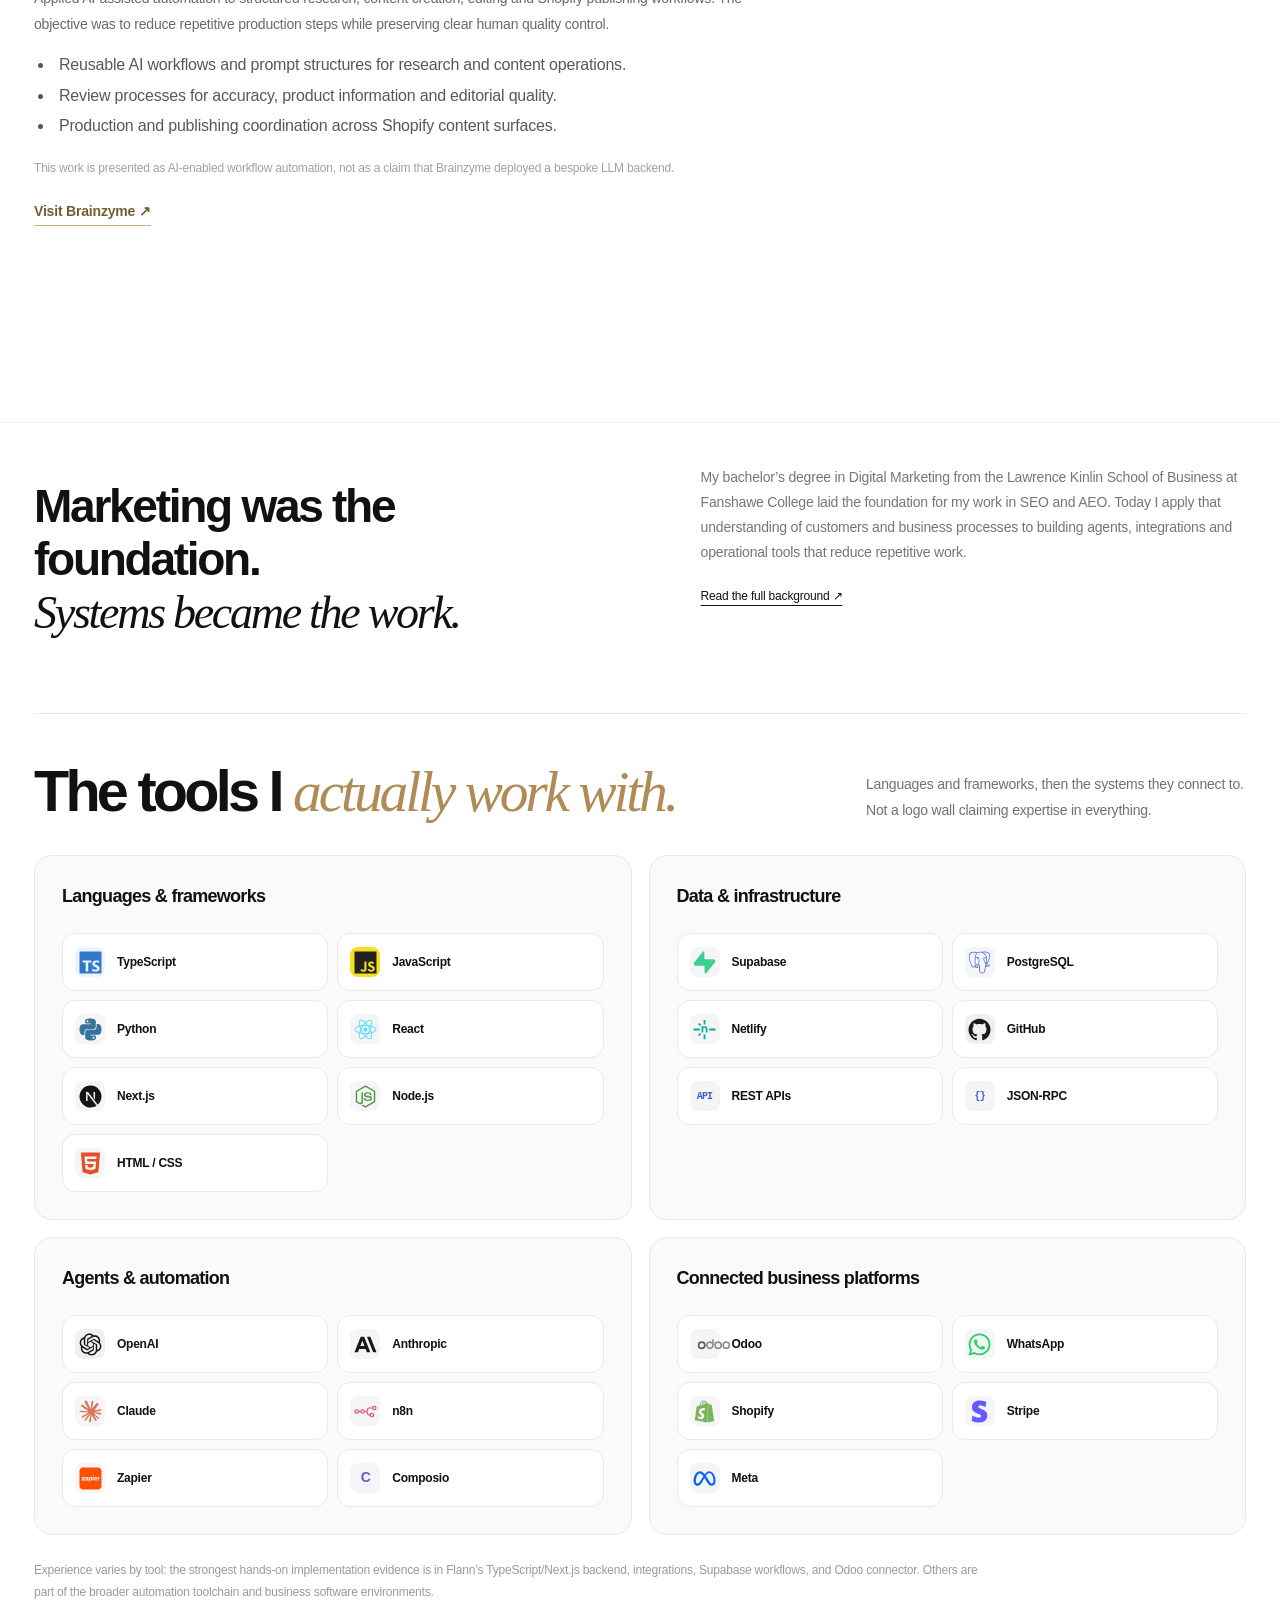
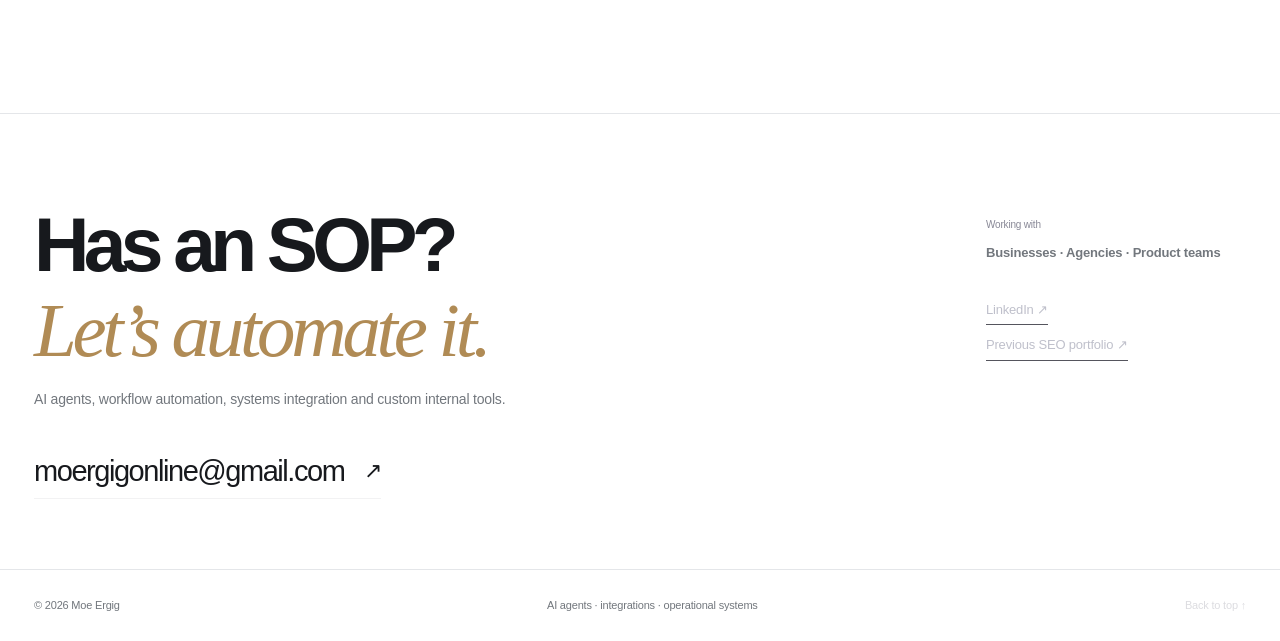
<file: experience.html>
<!DOCTYPE html>

<html lang="en"><head><meta charset="utf-8"/><meta content="width=device-width, initial-scale=1" name="viewport"/><meta content="#ffffff" name="theme-color"/><meta content="AI automation, integration engineering and agentic product experience across Flann, Revaluar and Brainzyme." name="description"/><meta content="website" property="og:type"/><meta content="Experience &amp; Tech Stack — Moe Ergig" property="og:title"/><meta content="AI automation, integration engineering and agentic product experience across Flann, Revaluar and Brainzyme." property="og:description"/><title>Experience &amp; Tech Stack — Moe Ergig</title><link href="assets/favicon.svg" rel="icon" type="image/svg+xml"/><link href="styles.css?v=20261107-about-portrait" rel="stylesheet"/><link href="refresh.css?v=20261107-about-portrait" rel="stylesheet"/></head><body id="top"><a class="skip-link" href="#main">Skip to content</a><header class="site-header"><div class="wrap nav-inner">
<a aria-label="Moe Ergig homepage" class="brand" href="index.html"><span class="brand-box">m<span>.</span></span><span class="brand-label">Moe Ergig</span></a>
<button aria-controls="site-nav" aria-expanded="false" aria-label="Open navigation" class="menu-toggle"><span></span><span></span></button>
<nav aria-label="Main navigation" class="nav" id="site-nav"><a href="index.html">Home</a><a href="work.html">Work</a><a aria-current="page" class="active" href="experience.html">Experience</a><a href="about.html">About</a><a class="nav-cta" href="mailto:moergigonline@gmail.com?subject=Automation%20project%20enquiry">Let’s talk <span>↗</span></a></nav>
</div></header><main id="main">
<section class="page-banner wrap"><h1>Engineering with a <em>business brain.</em></h1><p>Building technology around how teams actually work—from agent products to ERP integration and AI-assisted operations.</p></section>
<section class="wrap experience-layout"><div class="experience-main"><article class="job"><div class="job-header"><div><h2>Flann / MSTRMND</h2><p>AI Systems Builder · Product &amp; Engineering</p></div><span class="job-type">Product build</span></div><p>Designed and implemented agent-driven business workflows spanning WhatsApp, customer data, approvals, bookings, loyalty data and team operations. Worked on the gap between AI responses and reliable execution—tool calls, state, integrations, review and failure handling.</p><ul><li>Agent actions for operational tasks, customer queries, messaging and bookings.</li><li>Human-in-the-loop approvals, escalations and automation routing.</li><li>Integrated messaging, customer intelligence and connected business systems.</li><li>Practical reliability work: throttling, safe execution and error feedback.</li></ul><div class="project-site-links"><a href="https://getflann.com/home" rel="noopener noreferrer" target="_blank">Visit Flann ↗</a></div></article>
<article class="job"><div class="job-header"><div><h2>Revaluar</h2><p>AI Automation &amp; Integrations · Project collaboration</p></div><span class="job-type">Vancouver, Canada</span></div><p>Collaborated with the Canadian engineering company on custom business automation, Odoo ERP, POS data and AI-agent integration work for client requirements. Focused on translating business processes into connected workflows, data lookups and controlled actions.</p><ul><li>ERP/POS integration patterns for orders, stock, sales and CRM information.</li><li>API connectivity and agent tool actions around business data.</li><li>Workflow mapping, approval points and operational implementation.</li></ul><p class="fineprint">Selected collaboration. Client identities and deployment locations are intentionally undisclosed. </p><div class="project-site-links"><a href="https://revaluar.com/" rel="noopener noreferrer" target="_blank">Visit Revaluar ↗</a></div></article>
<article class="job"><div class="job-header"><div><h2>Brainzyme</h2><p>AI Workflow Automation · Content Operations</p></div><span class="job-type">UK · 2026</span></div><p>Applied AI-assisted automation to structured research, content creation, editing and Shopify publishing workflows. The objective was to reduce repetitive production steps while preserving clear human quality control.</p><ul><li>Reusable AI workflows and prompt structures for research and content operations.</li><li>Review processes for accuracy, product information and editorial quality.</li><li>Production and publishing coordination across Shopify content surfaces.</li></ul><p class="fineprint">This work is presented as AI-enabled workflow automation, not as a claim that Brainzyme deployed a bespoke LLM backend.</p><div class="project-site-links"><a href="https://www.brainzyme.com/" rel="noopener noreferrer" target="_blank">Visit Brainzyme ↗</a></div></article></div><aside class="experience-sidebar"><div class="resume-card"><div class="resume-head">Open to</div><h3>Build-focused roles and client projects.</h3><p>AI Automation Engineer · AI Integrations Specialist · Solutions Engineer · Agentic Systems Builder</p><a class="button button-dark" href="mailto:moergigonline@gmail.com?subject=AI%20automation%20role">Get in touch ↗</a></div><div class="experience-quote"><span>“</span><p>Start with an SOP. Build the workflow. Test until the outcome is repeatable.</p></div></aside></section>
<section aria-label="Background in search and digital marketing" class="wrap experience-origin"><div><h2>Marketing was the foundation.<br/><em>Systems became the work.</em></h2></div><div><p>My bachelor’s degree in Digital Marketing from the Lawrence Kinlin School of Business at Fanshawe College laid the foundation for my work in SEO and AEO. Today I apply that understanding of customers and business processes to building agents, integrations and operational tools that reduce repetitive work.</p><a href="about.html">Read the full background ↗</a></div></section><section class="wrap stack-deep" id="technical-stack"><div class="section-header"><div><h2>The tools I <em>actually work with.</em></h2></div><p>Languages and frameworks, then the systems they connect to. Not a logo wall claiming expertise in everything.</p></div><div class="tech-groups"><div class="tech-group"><h3>Languages &amp; frameworks</h3><div class="logo-grid compact-grid"><div class="logo-item"><span aria-hidden="true" class="tech-logo ts"><img alt="" height="26" loading="lazy" src="assets/logos/typescript.svg" width="26"/></span><span class="tech-name">TypeScript</span></div><div class="logo-item"><span aria-hidden="true" class="tech-logo js"><img alt="" height="26" loading="lazy" src="assets/logos/javascript.svg" width="26"/></span><span class="tech-name">JavaScript</span></div><div class="logo-item"><span aria-hidden="true" class="tech-logo py"><img alt="" height="26" loading="lazy" src="assets/logos/python.svg" width="26"/></span><span class="tech-name">Python</span></div><div class="logo-item"><span aria-hidden="true" class="tech-logo react"><img alt="" height="26" loading="lazy" src="assets/logos/react.svg" width="26"/></span><span class="tech-name">React</span></div><div class="logo-item"><span aria-hidden="true" class="tech-logo next"><img alt="" height="26" loading="lazy" src="assets/logos/nextdotjs.svg" width="26"/></span><span class="tech-name">Next.js</span></div><div class="logo-item"><span aria-hidden="true" class="tech-logo node"><img alt="" height="26" loading="lazy" src="assets/logos/nodedotjs.svg" width="26"/></span><span class="tech-name">Node.js</span></div><div class="logo-item"><span aria-hidden="true" class="tech-logo html"><img alt="" height="26" loading="lazy" src="assets/logos/html5.svg" width="26"/></span><span class="tech-name">HTML / CSS</span></div></div></div><div class="tech-group"><h3>Data &amp; infrastructure</h3><div class="logo-grid compact-grid"><div class="logo-item"><span aria-hidden="true" class="tech-logo supa"><img alt="" height="26" loading="lazy" src="assets/logos/supabase.svg" width="26"/></span><span class="tech-name">Supabase</span></div><div class="logo-item"><span aria-hidden="true" class="tech-logo pg"><img alt="" height="26" loading="lazy" src="assets/logos/postgresql.svg" width="26"/></span><span class="tech-name">PostgreSQL</span></div><div class="logo-item"><span aria-hidden="true" class="tech-logo netlify"><img alt="" height="26" loading="lazy" src="assets/logos/netlify.svg" width="26"/></span><span class="tech-name">Netlify</span></div><div class="logo-item"><span aria-hidden="true" class="tech-logo github"><img alt="" height="26" loading="lazy" src="assets/logos/github.svg" width="26"/></span><span class="tech-name">GitHub</span></div><div class="logo-item"><span aria-hidden="true" class="tech-logo api">API</span><span class="tech-name">REST APIs</span></div><div class="logo-item"><span aria-hidden="true" class="tech-logo rpc">{}</span><span class="tech-name">JSON-RPC</span></div></div></div><div class="tech-group"><h3>Agents &amp; automation</h3><div class="logo-grid compact-grid"><div class="logo-item"><span aria-hidden="true" class="tech-logo openai"><img alt="" height="26" loading="lazy" src="assets/logos/openai.svg" width="26"/></span><span class="tech-name">OpenAI</span></div><div class="logo-item"><span aria-hidden="true" class="tech-logo anthropic"><img alt="" height="26" loading="lazy" src="assets/logos/anthropic.svg" width="26"/></span><span class="tech-name">Anthropic</span></div><div class="logo-item"><span aria-hidden="true" class="tech-logo claude"><img alt="" height="26" loading="lazy" src="assets/logos/claude.svg" width="26"/></span><span class="tech-name">Claude</span></div><div class="logo-item"><span aria-hidden="true" class="tech-logo n8n"><img alt="" height="26" loading="lazy" src="assets/logos/n8n.svg" width="26"/></span><span class="tech-name">n8n</span></div><div class="logo-item"><span aria-hidden="true" class="tech-logo zapier"><img alt="" height="26" loading="lazy" src="assets/logos/zapier.svg" width="26"/></span><span class="tech-name">Zapier</span></div><div class="logo-item"><span aria-hidden="true" class="tech-logo composio">C</span><span class="tech-name">Composio</span></div></div></div><div class="tech-group"><h3>Connected business platforms</h3><div class="logo-grid compact-grid"><div class="logo-item"><span aria-hidden="true" class="tech-logo odoo"><img alt="" class="odoo-official" height="26" loading="lazy" src="assets/logos/odoo-official.svg" width="26"/></span><span class="tech-name">Odoo</span></div><div class="logo-item"><span aria-hidden="true" class="tech-logo wa"><img alt="" height="26" loading="lazy" src="assets/logos/whatsapp.svg" width="26"/></span><span class="tech-name">WhatsApp</span></div><div class="logo-item"><span aria-hidden="true" class="tech-logo shopify"><img alt="" height="26" loading="lazy" src="assets/logos/shopify.svg" width="26"/></span><span class="tech-name">Shopify</span></div><div class="logo-item"><span aria-hidden="true" class="tech-logo stripe"><img alt="" height="26" loading="lazy" src="assets/logos/stripe.svg" width="26"/></span><span class="tech-name">Stripe</span></div><div class="logo-item"><span aria-hidden="true" class="tech-logo meta"><img alt="" height="26" loading="lazy" src="assets/logos/meta.svg" width="26"/></span><span class="tech-name">Meta</span></div></div></div></div><p class="stack-disclosure">Experience varies by tool: the strongest hands-on implementation evidence is in Flann’s TypeScript/Next.js backend, integrations, Supabase workflows, and Odoo connector. Others are part of the broader automation toolchain and business software environments.</p></section>
</main><footer class="site-footer"><div class="wrap footer-top"><div><h2>Has an SOP?<br/><em>Let’s automate it.</em></h2><p>AI agents, workflow automation, systems integration and custom internal tools.</p><a class="footer-email" href="mailto:moergigonline@gmail.com?subject=Let's%20build%20something">moergigonline@gmail.com <span>↗</span></a></div><div class="footer-side"><span>Working with</span><strong>Businesses · Agencies · Product teams</strong><a href="https://www.linkedin.com/in/moeergig/" rel="noopener noreferrer" target="_blank">LinkedIn ↗</a><a href="https://moe-ergig-portfolio.netlify.app/" rel="noopener noreferrer" target="_blank">Previous SEO portfolio ↗</a></div></div><div class="wrap footer-bottom"><span>© 2026 Moe Ergig</span><span>AI agents · integrations · operational systems</span><a class="back-top" href="#top">Back to top ↑</a></div></footer><script defer="" src="main.js?v=20261107-about-portrait"></script></body></html>
</file>
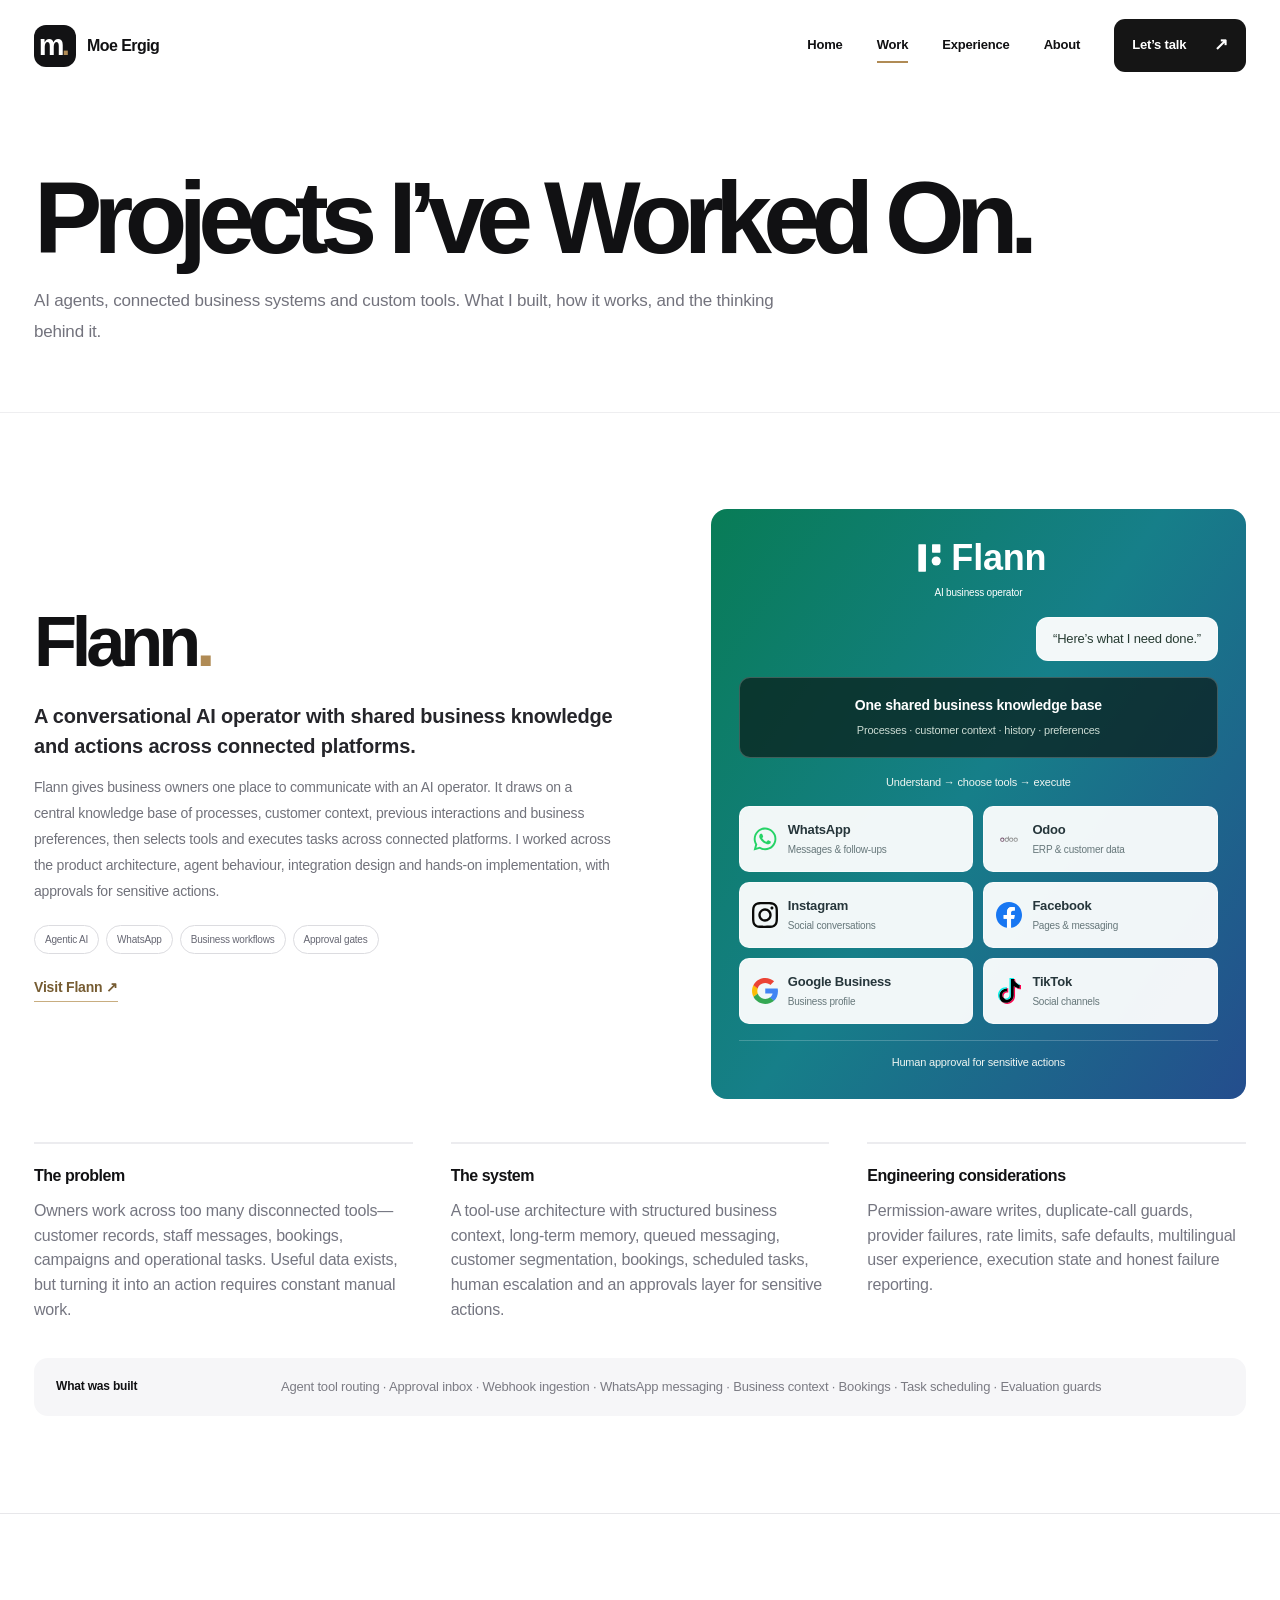
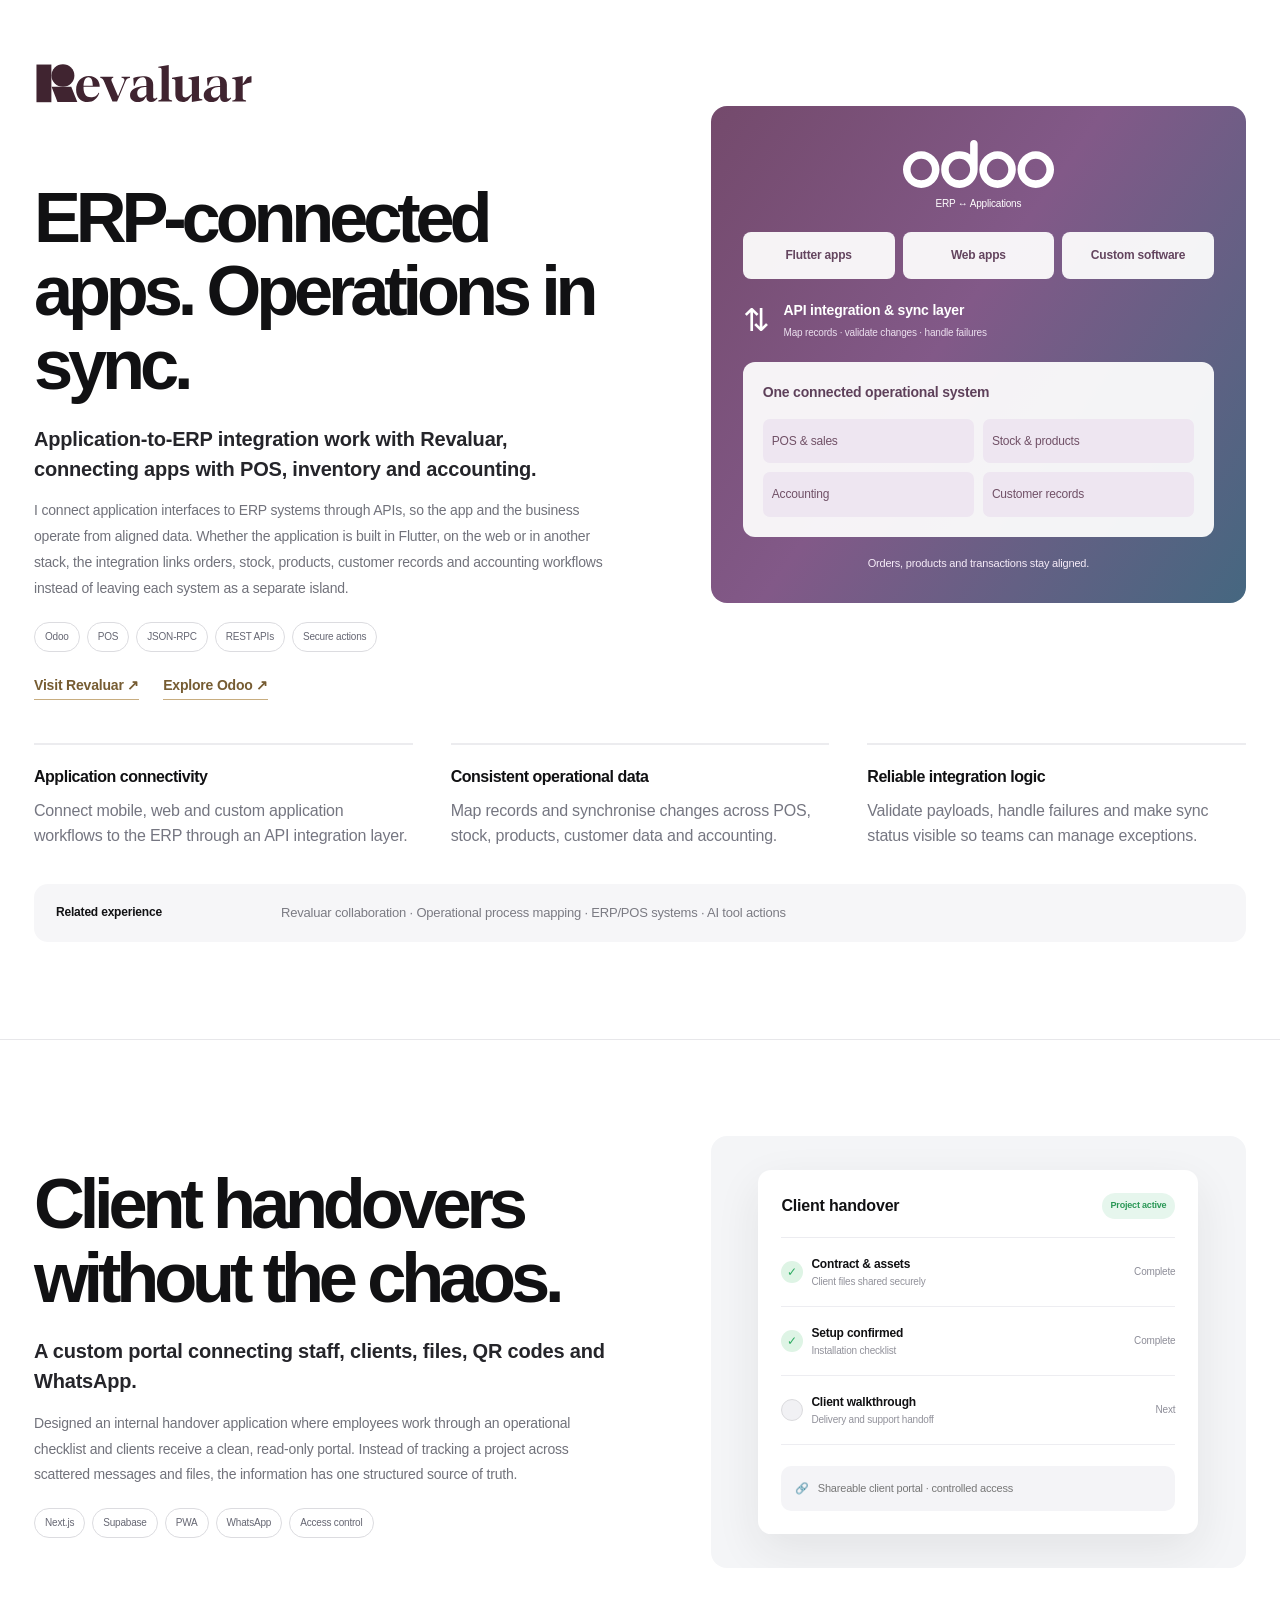
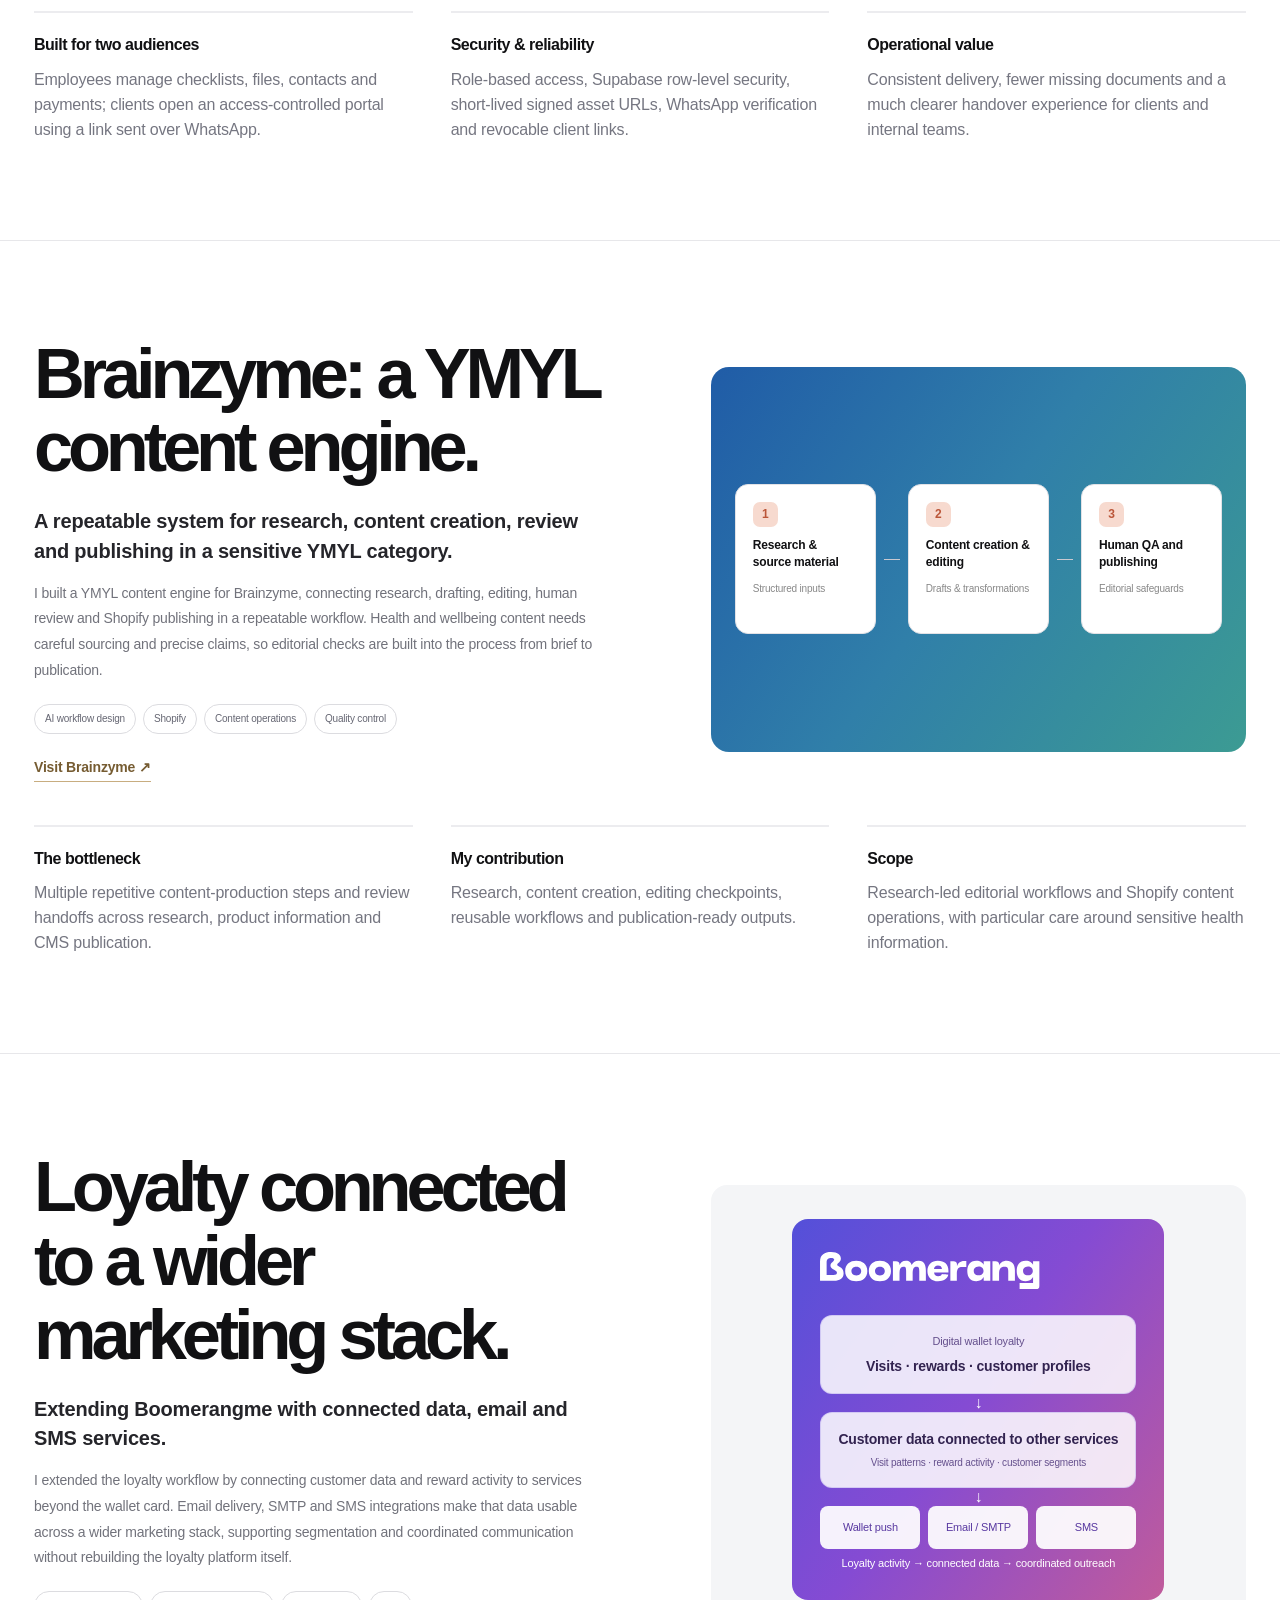
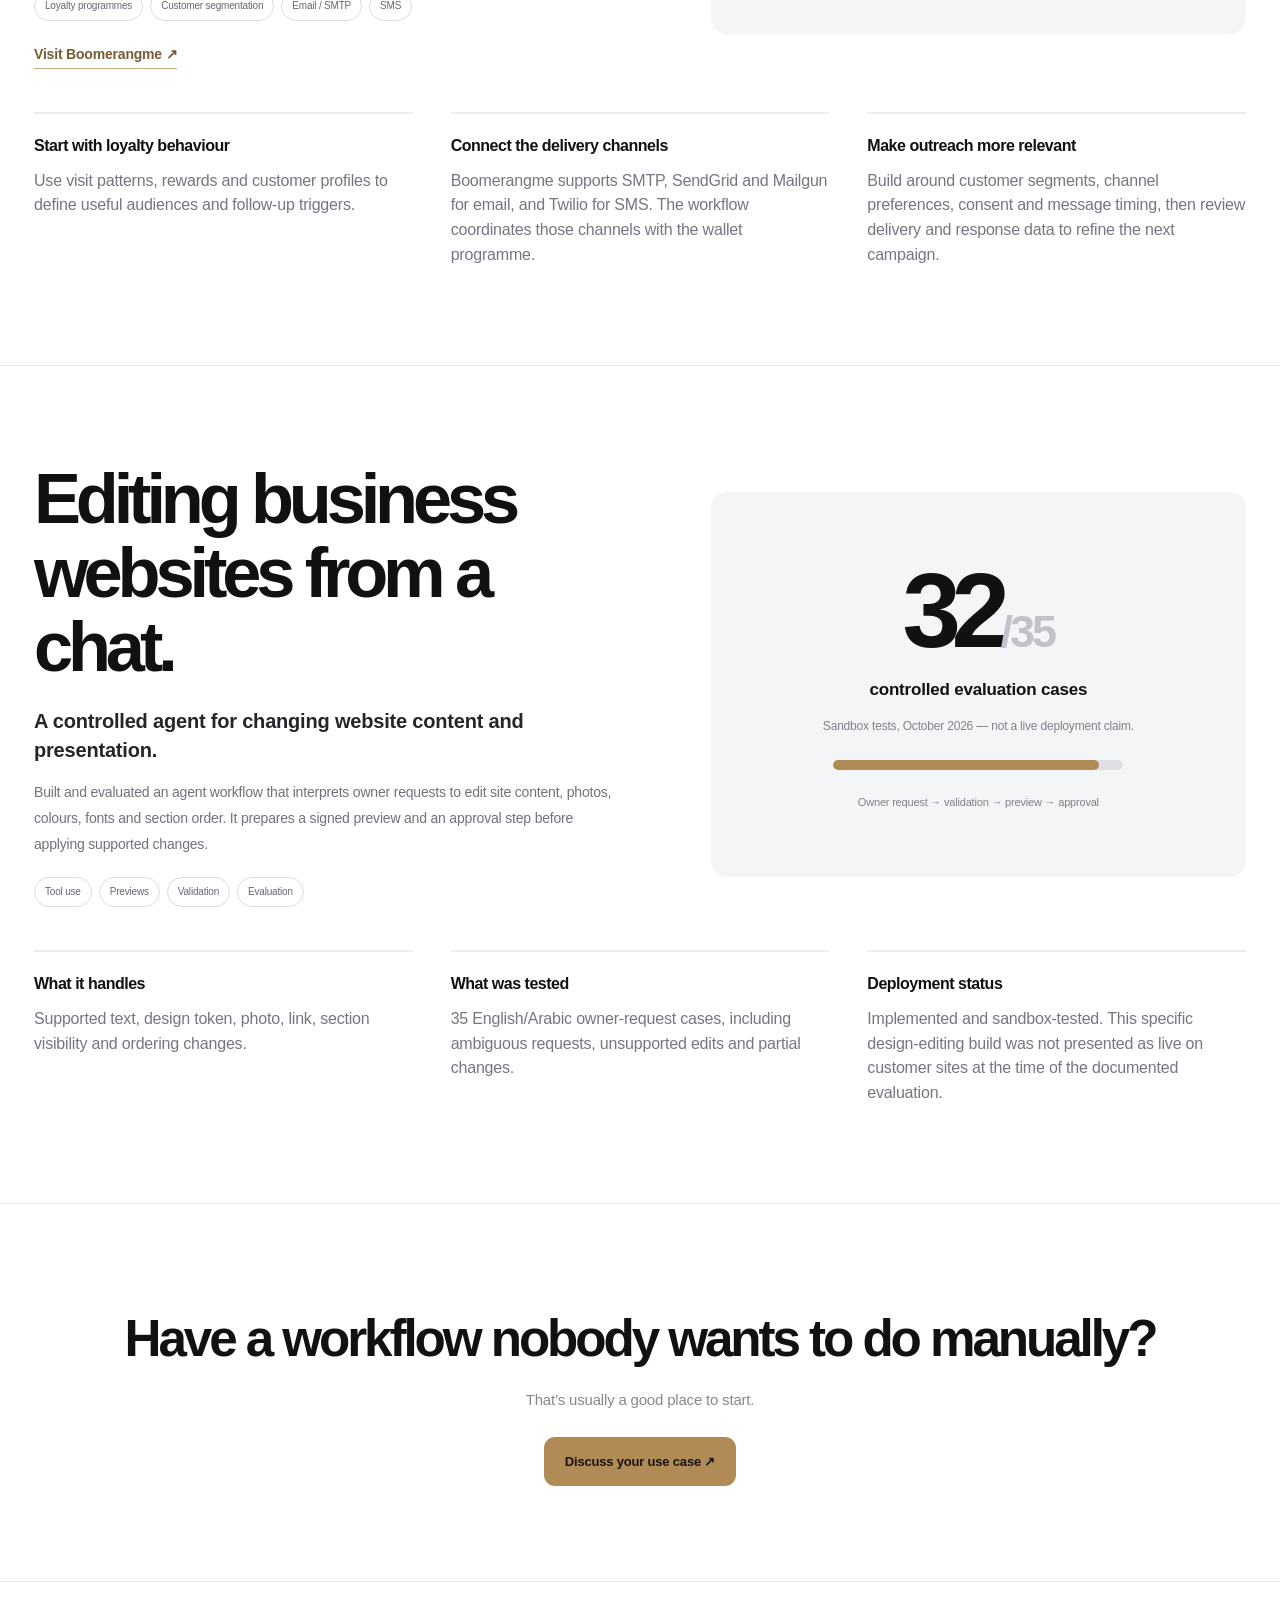
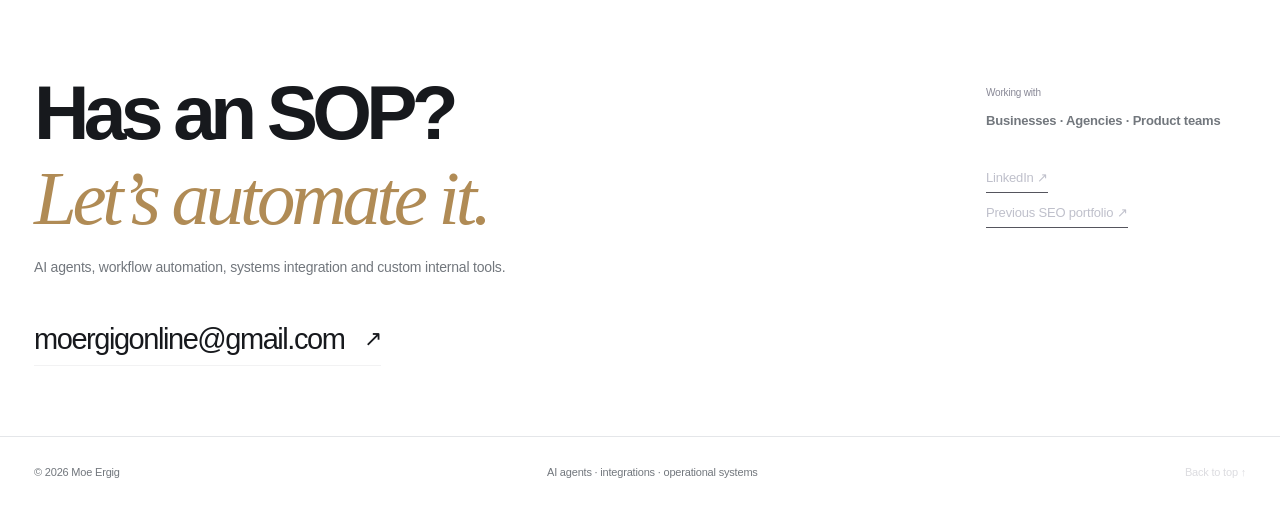
<file: work.html>
<!DOCTYPE html>

<html lang="en"><head><meta charset="utf-8"/><meta content="width=device-width, initial-scale=1" name="viewport"/><meta content="#ffffff" name="theme-color"/><meta content="Case studies covering Flann, Odoo and POS integration, client handover tooling, Brainzyme AI workflows and tested agent prototypes." name="description"/><meta content="website" property="og:type"/><meta content="Selected Work — Moe Ergig | AI Automation" property="og:title"/><meta content="Case studies covering Flann, Odoo and POS integration, client handover tooling, Brainzyme AI workflows and tested agent prototypes." property="og:description"/><title>Projects I’ve Worked On — Moe Ergig</title><link href="assets/favicon.svg" rel="icon" type="image/svg+xml"/><link href="styles.css?v=20261107-about-portrait" rel="stylesheet"/><link href="refresh.css?v=20261107-flann-spacing" rel="stylesheet"/></head><body id="top"><a class="skip-link" href="#main">Skip to content</a><header class="site-header"><div class="wrap nav-inner">
<a aria-label="Moe Ergig homepage" class="brand" href="index.html"><span class="brand-box">m<span>.</span></span><span class="brand-label">Moe Ergig</span></a>
<button aria-controls="site-nav" aria-expanded="false" aria-label="Open navigation" class="menu-toggle"><span></span><span></span></button>
<nav aria-label="Main navigation" class="nav" id="site-nav"><a href="index.html">Home</a><a aria-current="page" class="active" href="work.html">Work</a><a href="experience.html">Experience</a><a href="about.html">About</a><a class="nav-cta" href="mailto:moergigonline@gmail.com?subject=Automation%20project%20enquiry">Let’s talk <span>↗</span></a></nav>
</div></header><main id="main">
<section class="page-banner wrap"><h1>Projects I’ve Worked On.</h1><p>AI agents, connected business systems and custom tools. What I built, how it works, and the thinking behind it.</p></section>
<section class="work-case wrap" id="flann"><div class="case-heading"><div class="case-heading-text"><h2>Flann<span class="orange-dot">.</span></h2><p class="case-intro">A conversational AI operator with shared business knowledge and actions across connected platforms.</p><p>Flann gives business owners one place to communicate with an AI operator. It draws on a central knowledge base of processes, customer context, previous interactions and business preferences, then selects tools and executes tasks across connected platforms. I worked across the product architecture, agent behaviour, integration design and hands-on implementation, with approvals for sensitive actions.</p><div class="tags"><span>Agentic AI</span><span>WhatsApp</span><span>Business workflows</span><span>Approval gates</span></div><div class="project-site-links"><a href="https://getflann.com/home" rel="noopener noreferrer" target="_blank">Visit Flann ↗</a></div></div><div class="case-right-visual"><div class="project-card-art flann-card-art"><div class="flann-card-top"><span class="flann-brand"><img alt="Flann" height="30" src="assets/logos/flann-official.svg" width="30"/>Flann</span><span>AI business operator</span></div><div class="operator-message">“Here’s what I need done.”</div><div class="knowledge-hub"><strong>One shared business knowledge base</strong><small>Processes · customer context · history · preferences</small></div><div class="operator-path">Understand → choose tools → execute</div><div aria-label="Flann platform integrations" class="connected-platforms"><div class="connected-platform"><img alt="" height="26" src="assets/logos/whatsapp.svg" width="26"/><span>WhatsApp<small>Messages &amp; follow-ups</small></span></div><div class="connected-platform"><img alt="" height="26" src="assets/logos/odoo-official.svg" width="26"/><span>Odoo<small>ERP &amp; customer data</small></span></div><div class="connected-platform"><img alt="" height="26" src="assets/logos/instagram.svg" width="26"/><span>Instagram<small>Social conversations</small></span></div><div class="connected-platform"><img alt="" height="26" src="assets/logos/facebook.svg" width="26"/><span>Facebook<small>Pages &amp; messaging</small></span></div><div class="connected-platform"><img alt="" height="26" src="assets/logos/google.svg" width="26"/><span>Google Business<small>Business profile</small></span></div><div class="connected-platform"><img alt="" height="26" src="assets/logos/tiktok.svg" width="26"/><span>TikTok<small>Social channels</small></span></div></div><div class="operator-control">Human approval for sensitive actions</div></div></div></div>
<div class="case-detail-grid"><div><h3>The problem</h3><p>Owners work across too many disconnected tools—customer records, staff messages, bookings, campaigns and operational tasks. Useful data exists, but turning it into an action requires constant manual work.</p></div><div><h3>The system</h3><p>A tool-use architecture with structured business context, long-term memory, queued messaging, customer segmentation, bookings, scheduled tasks, human escalation and an approvals layer for sensitive actions.</p></div><div><h3>Engineering considerations</h3><p>Permission-aware writes, duplicate-call guards, provider failures, rate limits, safe defaults, multilingual user experience, execution state and honest failure reporting.</p></div></div>
<div class="deliverables"><span>What was built</span><div>Agent tool routing · Approval inbox · Webhook ingestion · WhatsApp messaging · Business context · Bookings · Task scheduling · Evaluation guards</div></div></section>
<section class="work-case wrap" id="odoo"><div class="case-heading alt"><div class="case-heading-text"><img alt="Revaluar" class="case-company-logo" height="45" src="assets/logos/revaluar-official.svg" width="220"/><h2>ERP-connected apps. Operations in sync.</h2><p class="case-intro">Application-to-ERP integration work with Revaluar, connecting apps with POS, inventory and accounting.</p><p>I connect application interfaces to ERP systems through APIs, so the app and the business operate from aligned data. Whether the application is built in Flutter, on the web or in another stack, the integration links orders, stock, products, customer records and accounting workflows instead of leaving each system as a separate island.</p><div class="tags"><span>Odoo</span><span>POS</span><span>JSON-RPC</span><span>REST APIs</span><span>Secure actions</span></div><div class="project-site-links"><a href="https://revaluar.com/" rel="noopener noreferrer" target="_blank">Visit Revaluar ↗</a><a href="https://www.odoo.com/" rel="noopener noreferrer" target="_blank">Explore Odoo ↗</a></div></div><div class="case-right-visual erp-case-visual"><div aria-label="Applications and ERP data synchronisation" class="odoo-flow"><div class="odoo-flow-top"><img alt="Odoo" height="44" src="assets/logos/odoo-white.svg" width="140"/><span>ERP ↔ Applications</span></div><div class="app-layer"><span>Flutter apps</span><span>Web apps</span><span>Custom software</span></div><div class="sync-bridge"><b>⇅</b><div><strong>API integration &amp; sync layer</strong><small>Map records · validate changes · handle failures</small></div></div><div class="erp-core"><strong>One connected operational system</strong><div class="erp-modules"><span>POS &amp; sales</span><span>Stock &amp; products</span><span>Accounting</span><span>Customer records</span></div></div><div class="sync-footer">Orders, products and transactions stay aligned.</div></div></div></div><div class="case-detail-grid"><div><h3>Application connectivity</h3><p>Connect mobile, web and custom application workflows to the ERP through an API integration layer.</p></div><div><h3>Consistent operational data</h3><p>Map records and synchronise changes across POS, stock, products, customer data and accounting.</p></div><div><h3>Reliable integration logic</h3><p>Validate payloads, handle failures and make sync status visible so teams can manage exceptions.</p></div></div><div class="deliverables"><span>Related experience</span><div>Revaluar collaboration · Operational process mapping · ERP/POS systems · AI tool actions</div></div></section>
<section class="work-case wrap" id="handover"><div class="case-heading"><div class="case-heading-text"><h2>Client handovers without the chaos.</h2><p class="case-intro">A custom portal connecting staff, clients, files, QR codes and WhatsApp.</p><p>Designed an internal handover application where employees work through an operational checklist and clients receive a clean, read-only portal. Instead of tracking a project across scattered messages and files, the information has one structured source of truth.</p><div class="tags"><span>Next.js</span><span>Supabase</span><span>PWA</span><span>WhatsApp</span><span>Access control</span></div></div><div class="case-right-visual"><div class="handover-ui"><div class="handover-bar"><span>Client handover</span><span class="chip active">Project active</span></div><div class="handover-row"><span class="check-fill">✓</span><div><strong>Contract &amp; assets</strong><small>Client files shared securely</small></div><span>Complete</span></div><div class="handover-row"><span class="check-fill">✓</span><div><strong>Setup confirmed</strong><small>Installation checklist</small></div><span>Complete</span></div><div class="handover-row"><span class="check-empty"></span><div><strong>Client walkthrough</strong><small>Delivery and support handoff</small></div><span>Next</span></div><div class="handover-link">🔗   Shareable client portal · controlled access</div></div></div></div><div class="case-detail-grid"><div><h3>Built for two audiences</h3><p>Employees manage checklists, files, contacts and payments; clients open an access-controlled portal using a link sent over WhatsApp.</p></div><div><h3>Security &amp; reliability</h3><p>Role-based access, Supabase row-level security, short-lived signed asset URLs, WhatsApp verification and revocable client links.</p></div><div><h3>Operational value</h3><p>Consistent delivery, fewer missing documents and a much clearer handover experience for clients and internal teams.</p></div></div></section>
<section class="work-case wrap" id="brainzyme"><div class="case-heading alt"><div class="case-heading-text"><h2>Brainzyme: a YMYL content engine.</h2><p class="case-intro">A repeatable system for research, content creation, review and publishing in a sensitive YMYL category.</p><p>I built a YMYL content engine for Brainzyme, connecting research, drafting, editing, human review and Shopify publishing in a repeatable workflow. Health and wellbeing content needs careful sourcing and precise claims, so editorial checks are built into the process from brief to publication.</p><div class="tags"><span>AI workflow design</span><span>Shopify</span><span>Content operations</span><span>Quality control</span></div><div class="project-site-links"><a href="https://www.brainzyme.com/" rel="noopener noreferrer" target="_blank">Visit Brainzyme ↗</a></div></div><div class="case-right-visual brainzyme-case-visual"><div class="workflow-visual"><div class="wflow-step"><span>1</span><strong>Research &amp; source material</strong><small>Structured inputs</small></div><i></i><div class="wflow-step"><span>2</span><strong>Content creation &amp; editing</strong><small>Drafts &amp; transformations</small></div><i></i><div class="wflow-step"><span>3</span><strong>Human QA and publishing</strong><small>Editorial safeguards</small></div></div></div></div><div class="case-detail-grid"><div><h3>The bottleneck</h3><p>Multiple repetitive content-production steps and review handoffs across research, product information and CMS publication.</p></div><div><h3>My contribution</h3><p>Research, content creation, editing checkpoints, reusable workflows and publication-ready outputs.</p></div><div><h3>Scope</h3><p>Research-led editorial workflows and Shopify content operations, with particular care around sensitive health information.</p></div></div></section><section class="work-case wrap" id="boomerangme"><div class="case-heading"><div class="case-heading-text"><h2>Loyalty connected to a wider marketing stack.</h2><p class="case-intro">Extending Boomerangme with connected data, email and SMS services.</p><p>I extended the loyalty workflow by connecting customer data and reward activity to services beyond the wallet card. Email delivery, SMTP and SMS integrations make that data usable across a wider marketing stack, supporting segmentation and coordinated communication without rebuilding the loyalty platform itself.</p><div class="tags"><span>Loyalty programmes</span><span>Customer segmentation</span><span>Email / SMTP</span><span>SMS</span></div><div class="project-site-links"><a href="https://boomerangme.com/" rel="noopener noreferrer" target="_blank">Visit Boomerangme ↗</a></div></div><div class="case-right-visual"><div class="project-card-art boomerang-art"><img alt="Boomerangme" class="boomerang-brand" height="45" src="assets/logos/boomerangme.svg" width="220"/><div class="loyalty-source"><span>Digital wallet loyalty</span><strong>Visits · rewards · customer profiles</strong></div><div aria-hidden="true" class="loyalty-arrow">↓</div><div class="loyalty-segment"><strong>Customer data connected to other services</strong><small>Visit patterns · reward activity · customer segments</small></div><div aria-hidden="true" class="loyalty-arrow">↓</div><div class="loyalty-channels"><span>Wallet push</span><span>Email / SMTP</span><span>SMS</span></div><div class="loyalty-caption">Loyalty activity → connected data → coordinated outreach</div></div></div></div><div class="case-detail-grid"><div><h3>Start with loyalty behaviour</h3><p>Use visit patterns, rewards and customer profiles to define useful audiences and follow-up triggers.</p></div><div><h3>Connect the delivery channels</h3><p>Boomerangme supports SMTP, SendGrid and Mailgun for email, and Twilio for SMS. The workflow coordinates those channels with the wallet programme.</p></div><div><h3>Make outreach more relevant</h3><p>Build around customer segments, channel preferences, consent and message timing, then review delivery and response data to refine the next campaign.</p></div></div></section>
<section class="work-case wrap" id="site-editing"><div class="case-heading"><div class="case-heading-text"><h2>Editing business websites from a chat.</h2><p class="case-intro">A controlled agent for changing website content and presentation.</p><p>Built and evaluated an agent workflow that interprets owner requests to edit site content, photos, colours, fonts and section order. It prepares a signed preview and an approval step before applying supported changes.</p><div class="tags"><span>Tool use</span><span>Previews</span><span>Validation</span><span>Evaluation</span></div></div><div class="case-right-visual"><div class="test-visual"><div class="test-number">32<span>/35</span></div><strong>controlled evaluation cases</strong><small>Sandbox tests, October 2026 — not a live deployment claim.</small><div class="test-bar"><span></span></div><div class="test-caption">Owner request → validation → preview → approval</div></div></div></div><div class="case-detail-grid"><div><h3>What it handles</h3><p>Supported text, design token, photo, link, section visibility and ordering changes.</p></div><div><h3>What was tested</h3><p>35 English/Arabic owner-request cases, including ambiguous requests, unsupported edits and partial changes.</p></div><div><h3>Deployment status</h3><p>Implemented and sandbox-tested. This specific design-editing build was not presented as live on customer sites at the time of the documented evaluation.</p></div></div></section>
<section class="wrap work-outro"><h2>Have a workflow nobody wants to do manually?</h2><p>That’s usually a good place to start.</p><a class="button button-orange" href="mailto:moergigonline@gmail.com?subject=Automation%20project">Discuss your use case ↗</a></section>
</main><footer class="site-footer"><div class="wrap footer-top"><div><h2>Has an SOP?<br/><em>Let’s automate it.</em></h2><p>AI agents, workflow automation, systems integration and custom internal tools.</p><a class="footer-email" href="mailto:moergigonline@gmail.com?subject=Let's%20build%20something">moergigonline@gmail.com <span>↗</span></a></div><div class="footer-side"><span>Working with</span><strong>Businesses · Agencies · Product teams</strong><a href="https://www.linkedin.com/in/moeergig/" rel="noopener noreferrer" target="_blank">LinkedIn ↗</a><a href="https://moe-ergig-portfolio.netlify.app/" rel="noopener noreferrer" target="_blank">Previous SEO portfolio ↗</a></div></div><div class="wrap footer-bottom"><span>© 2026 Moe Ergig</span><span>AI agents · integrations · operational systems</span><a class="back-top" href="#top">Back to top ↑</a></div></footer><script defer="" src="main.js?v=20261107-about-portrait"></script></body></html>
</file>
<file: styles.css>
:root{--ink:#111113;--muted:#707077;--soft:#a4a4aa;--line:#e7e7e9;--gold:#b08b55;--gold-hover:#9b773f;--paper:#fff;--wash:#f6f7f8;--dark:#101013;--serif:Georgia,'Times New Roman',serif}
*{box-sizing:border-box}html{scroll-behavior:smooth;scroll-padding-top:96px}body{margin:0;background:#fff;color:var(--ink);font-family:Inter,ui-sans-serif,-apple-system,BlinkMacSystemFont,'Segoe UI',Arial,sans-serif;letter-spacing:-.012em;-webkit-font-smoothing:antialiased;line-height:1.55}button,input,textarea{font:inherit}button,a{-webkit-tap-highlight-color:transparent}a{text-decoration:none;color:inherit}a:focus-visible,button:focus-visible{outline:3px solid #c49b66;outline-offset:3px}::selection{background:#ecdbc1;color:#151515}.wrap{max-width:1360px;margin-inline:auto;padding-inline:34px}.skip-link{position:absolute;top:-100px;left:10px;background:white;padding:10px;z-index:50}.skip-link:focus{top:10px}.site-header{background:#fff;position:relative;z-index:10}.nav-inner{height:91px;display:flex;align-items:center;justify-content:space-between;gap:28px}.brand{display:inline-flex;gap:11px;align-items:center;white-space:nowrap}.brand-box{width:42px;height:42px;display:flex;align-items:center;justify-content:center;border-radius:12px;color:#fff;background:#121214;font-size:29px;letter-spacing:-.09em;font-weight:850;padding-right:4px;line-height:1}.brand-box span{color:var(--gold)}.brand-label{display:flex;flex-direction:column;font-size:15px;font-weight:780;line-height:1.2;letter-spacing:-.04em}.brand-label strong{font-size:9px;font-weight:650;letter-spacing:.08em;color:#939399;margin-top:4px}.nav{display:flex;align-items:center;gap:34px;font-size:13px;font-weight:550}.nav>a:not(.nav-cta){position:relative;padding-block:12px}.nav>a:not(.nav-cta):after{content:"";display:block;height:2px;background:var(--gold);transform:scaleX(0);transform-origin:left;position:absolute;left:0;right:0;bottom:5px;transition:transform .2s}.nav>a:hover:after,.nav>a.active:after{transform:scaleX(1)}.nav-cta{background:#151515;color:#fff;border-radius:11px;padding:13px 18px;display:inline-flex;align-items:center;gap:28px;font-weight:690}.nav-cta:hover{background:#303034}.nav-cta span{font-size:17px}.menu-toggle{display:none;border:0;background:none;padding:11px;cursor:pointer}.menu-toggle span{width:24px;height:2px;background:#111;display:block;margin:5px 0;transition:transform .25s}
.button{display:inline-flex;align-items:center;justify-content:space-between;gap:30px;font-weight:720;font-size:13px;border-radius:11px;padding:17px 21px;white-space:nowrap;line-height:1.2;transition:transform .2s,background .2s,border-color .2s}.button:hover{transform:translateY(-2px)}.button span{font-size:20px;line-height:.7}.button-orange{background:var(--gold);color:#151313}.button-orange:hover{background:var(--gold)}.button-ghost{color:#f5f5f5;background:rgba(255,255,255,.055);border:1px solid rgba(255,255,255,.2)}.button-ghost:hover{background:rgba(255,255,255,.14)}.button-dark{background:#161619;color:white}.button-dark:hover{background:#34343a}.button-light{border:1px solid #dedee1;background:#fff}.button-light:hover{border-color:#b8b8c0}
/* HERO - dark product visual, bright website shell */
.home-hero{margin-top:3px}.hero-panel{background:#101013;color:#f5f5f7;overflow:hidden;position:relative;border-radius:26px;isolation:isolate}.hero-panel:before{content:"";position:absolute;inset:0;background:radial-gradient(ellipse 49% 78% at 93% 24%,rgba(92,87,112,.13),transparent 74%),linear-gradient(107deg,#101013 0%,#111115 55%,#1b1b20 100%);z-index:-2}.hero-grid{min-height:665px;display:grid;grid-template-columns:55% 45%;align-items:stretch}.hero-left{padding:92px 10px 65px 62px;max-width:730px;z-index:1;position:relative}.availability{display:inline-flex;align-items:center;gap:10px;font-size:12px;color:#d2d2d7;margin:0 0 42px}.green-dot{display:inline-block;width:8px;height:8px;background:#94eeb5;border-radius:100%;box-shadow:0 0 0 4px rgba(126,240,160,.09);flex-shrink:0}.hero-left h1{font-size:clamp(62px,6.3vw,91px);letter-spacing:-.07em;font-weight:710;line-height:1.025;margin:0;max-width:750px}.hero-left h1 em,.section h2 em,.page-banner h1 em,.work-case h2 em,.value-left h2 em,.section-header h2 em,.footer-top h2 em,.about-contact h2 em{font-family:var(--serif);font-weight:400;letter-spacing:-.055em}.hero-left h1 em{display:block;color:var(--gold);font-weight:400;white-space:normal;line-height:1.08}.hero-description{max-width:550px;font-size:16px;line-height:1.8;color:#c7c7cf;margin:29px 0 30px}.hero-ctas{display:flex;flex-wrap:wrap;gap:13px}.hero-micro{display:flex;align-items:center;gap:12px;font-size:11px;color:#b1b1b9;margin-top:60px;flex-wrap:wrap}.hero-micro i{display:inline-block;width:4px;height:4px;border-radius:50%;background:var(--gold)}.hero-right{position:relative;min-height:595px;overflow:hidden;isolation:isolate}.hero-right:before{content:"";position:absolute;inset:0;background:linear-gradient(135deg,transparent 35%,rgba(255,255,255,.015));z-index:-1}.hero-right:after{content:"";position:absolute;inset:0;background:linear-gradient(to right,#111114 0%,transparent 32%,transparent 74%,#131317a0 100%);pointer-events:none;z-index:3}.portrait-halo{position:absolute;width:510px;height:510px;background:radial-gradient(circle,#dfb47d28,transparent 63%);top:62px;left:12px;filter:blur(18px)}.portrait-frame{position:absolute;bottom:-60px;left:30px;width:min(97%,492px);height:610px;overflow:hidden;opacity:.98;mask-image:linear-gradient(to bottom,transparent 0%,black 9%,black 77%,transparent 100%);-webkit-mask-image:linear-gradient(to bottom,transparent 0%,black 9%,black 77%,transparent 100%)}.portrait-frame img{position:absolute;width:420px;max-width:none;height:auto;left:60px;top:-45px;filter:contrast(1.03) saturate(.93)}.floating-status{position:absolute;z-index:4;left:0;bottom:88px;display:flex;align-items:center;gap:12px;padding:14px 17px;background:rgba(249,249,251,.97);box-shadow:0 13px 40px #0005;border-radius:13px;color:#1c1c1c;min-width:330px}.floating-status .pulse-dot{width:11px;height:11px;border-radius:50%;background:#34c779;box-shadow:0 0 0 5px #d8f6e5}.floating-status>div{display:flex;flex:1;flex-direction:column;line-height:1.3}.floating-status strong{font-size:12px;letter-spacing:-.02em}.floating-status small{color:#777;font-size:10px;margin-top:4px}.floating-arrow{font-size:22px}.floating-code{position:absolute;right:25px;top:78px;background:rgba(43,43,48,.7);border:1px solid #ffffff22;backdrop-filter:blur(14px);border-radius:12px;padding:13px 17px;z-index:4;color:#dbdbe0;font:11px ui-monospace,SFMono-Regular,Consolas,monospace;display:flex;flex-direction:column;gap:3px;transform:rotate(5deg)}.floating-code strong{color:#91e5b8;font-weight:500}.hero-bottom{border-top:1px solid #ffffff26;margin:0 45px;min-height:66px;display:flex;align-items:center;justify-content:space-between;gap:20px;font-size:10px;color:#aaaab3;font-weight:680;letter-spacing:.065em}.hero-bottom a{color:#fff}.hero-bottom a span{margin-left:8px;font-size:16px}
/* LOGO STACK */
.stack-section{padding-top:53px;padding-bottom:40px}.stack-intro{display:flex;justify-content:space-between;align-items:baseline;gap:40px;margin-bottom:24px}.stack-intro h2{font-size:20px;letter-spacing:-.04em;font-weight:720;margin:0}.stack-intro p{font-size:12px;color:#777;margin:0}.logo-grid{display:grid;grid-template-columns:repeat(4,minmax(0,1fr));gap:12px}.logo-item{display:flex;align-items:center;gap:12px;padding:13px 15px;background:#fff;border:1px solid #e9e9eb;border-radius:13px;min-height:65px;transition:border-color .2s,transform .2s}.logo-item:hover{border-color:#c9c9ce;transform:translateY(-1px)}.tech-logo{height:36px;width:36px;display:grid;place-items:center;font-weight:850;font-size:14px;flex-shrink:0;color:#18191c;background:#f0f1f3;border-radius:10px;letter-spacing:-.08em}.tech-name{font-weight:650;font-size:12px;letter-spacing:-.02em}.tech-logo.ts{background:#3178c6;color:white}.tech-logo.js{background:#f7df1e;color:#111}.tech-logo.py{background:linear-gradient(133deg,#38749b 0 51%,#efcb3c 52%);color:white}.tech-logo.next{background:black;color:white;font-family:var(--serif);font-size:23px}.tech-logo.react{color:#04b7d3;background:#e7faff;font-size:25px}.tech-logo.node{background:#e7f2e0;color:#589636;font-size:29px}.tech-logo.supa{background:#ecfaf3;color:#32ad7a;font-style:italic;font-size:24px}.tech-logo.pg{background:#eaf0fa;color:#336791}.tech-logo.odoo{background:#f3eaf2;color:#764a72;font-size:11px}.tech-logo.wa{background:#e5fbef;color:#14a54b;font-size:23px}.tech-logo.openai{background:#181818;color:white;font-size:24px}.tech-logo.anthropic{background:#f2efea;color:#4d453e}.tech-logo.n8n{background:#fff1f4;color:#eb467e;font-size:11px}.tech-logo.zapier{background:#fff0e6;color:#f77527;font-size:11px}.tech-logo.netlify{background:#e5fbfb;color:#169d98;font-size:28px}.tech-logo.stripe{background:#eeedff;color:#635bff;font-size:19px}.tech-logo.github{background:#18181b;color:#fff;font-size:23px}.tech-logo.claude{background:#f8eee6;color:#d47e5f;font-size:25px}.tech-logo.shopify{background:#ecf6e8;color:#5eab31;font-size:23px}.tech-logo.api,.tech-logo.rpc{background:#ebefff;color:#445dcb;font:700 10px ui-monospace,monospace}.tech-logo.meta{background:#e9f2ff;color:#1778d3;font-size:23px}.tech-logo.composio{background:#f1f0fc;color:#695bcd}.tech-logo.html{background:#fff0e9;color:#e0572a;font:700 10px ui-monospace,monospace}.stack-grid{grid-template-columns:repeat(8,minmax(0,1fr));gap:9px}.stack-grid .logo-item{padding:13px 9px;gap:8px;justify-content:center;flex-wrap:wrap;text-align:center}.stack-grid .tech-name{font-size:11px}.stack-small{font-size:11px;color:#9898a0;margin-top:20px}
/* SHARED SECTION */
.section{padding-top:100px;padding-bottom:105px}.section-titleline{display:grid;grid-template-columns:1fr 430px;gap:65px;align-items:end;margin-bottom:43px}.section-titleline h2,.section-header h2,.value-left h2{font-size:clamp(38px,4.5vw,60px);font-weight:680;line-height:1.12;letter-spacing:-.065em;margin:0}.section-titleline h2 em,.section-header h2 em,.value-left h2 em{color:var(--gold)}.section-titleline p,.section-header>p,.value-left>p:not(.short-label){font-size:14px;color:#6f7078;line-height:1.85;margin:0}.short-label{display:inline-block;font-size:12px;font-weight:780;color:var(--gold);letter-spacing:-.01em;margin:0 0 14px}.text-link{display:inline-flex;gap:16px;font-size:13px;font-weight:720;align-items:center;border-bottom:1px solid #151515;padding-bottom:4px}.text-link:hover{color:var(--gold);border-color:var(--gold)}.orange-dot{color:var(--gold)}
.service-grid{display:grid;grid-template-columns:repeat(3,minmax(0,1fr));gap:14px}.service-card{position:relative;background:#f6f7f9;border:1px solid #f0f0f2;border-radius:17px;padding:30px 29px 27px;min-height:274px;transition:background .2s,transform .2s}.service-card:hover{transform:translateY(-4px);background:#f0f1f4}.service-icon{width:55px;height:55px;border-radius:13px;display:grid;place-items:center;font-size:29px;color:#fff;margin-bottom:27px}.service-icon.ai{background:#1f1f22}.service-icon.connect{background:var(--gold)}.service-icon.ops{background:#625cc2}.service-card h3{font-size:22px;letter-spacing:-.05em;margin:0 0 9px}.service-card p{font-size:13px;line-height:1.7;color:#73747a;margin:0;max-width:330px}.service-arrow{position:absolute;top:30px;right:28px;font-size:21px}
.section-header{display:flex;align-items:end;justify-content:space-between;gap:30px;margin-bottom:38px}.section-header>p{max-width:380px}.project-section{background:#fafafb;border-block:1px solid #eeeef0}.home-work-grid{display:grid;grid-template-columns:1.62fr 1fr;gap:16px}.home-feature{background:#17171b;color:#fff;border-radius:20px;overflow:hidden;min-height:508px;display:grid;grid-template-columns:53% 47%;position:relative}.feature-copy{padding:34px 20px 29px 34px;display:flex;flex-direction:column;position:relative;z-index:1}.feature-meta{font-size:9px;letter-spacing:.05em;color:#a6a6ae;display:flex;flex-wrap:wrap;gap:20px}.feature-copy h3{font-size:72px;letter-spacing:-.075em;line-height:1.1;margin:60px 0 14px}.feature-copy>p{max-width:360px;font-size:13px;color:#b9b9c2;line-height:1.8;margin:0 0 16px}.tags{display:flex;flex-wrap:wrap;gap:7px}.tags span{border:1px solid #dcdce0;border-radius:100px;padding:6px 10px;font-size:10px;color:#666773;white-space:nowrap}.feature-copy .tags span{border-color:#505056;color:#cacad0}.feature-link{font-size:13px;font-weight:670;color:#fff;margin-top:auto;padding-top:35px}.feature-ui{padding:77px 19px 35px 0;display:flex;align-items:center}.agent-ui{background:#fff;color:#151518;border:1px solid #e9e9ef;box-shadow:0 18px 50px #0000001a;border-radius:16px;padding:15px;width:100%;font-family:inherit;min-width:0}.agent-top{display:flex;align-items:center;justify-content:space-between;gap:8px;padding:0 0 14px;border-bottom:1px solid #ededf1}.agent-identity{display:flex;gap:8px;align-items:center}.agent-glyph{width:30px;height:30px;background:#232327;color:white;border-radius:9px;display:grid;place-items:center;font-size:18px}.agent-identity span:last-child,.agent-identity span:nth-child(2){display:flex;flex-direction:column}.agent-identity strong{font-size:10px}.agent-identity small{font-size:9px;color:#898991}.online{display:flex;gap:5px;align-items:center;color:#459762;background:#effaf2;padding:5px 7px;border-radius:12px;font-size:8px;white-space:nowrap}.online i,.agent-bottom i{height:5px;width:5px;background:#3ab873;border-radius:50%}.prompt-message{background:#f4f4f6;border-radius:10px;padding:12px;margin:12px 0}.prompt-message small{font-size:9px;color:#777}.prompt-message p{font-size:10px;line-height:1.6;margin:5px 0 0;font-weight:550}.agent-step{display:flex;align-items:center;gap:9px;padding:10px 4px;border-bottom:1px dashed #e5e5e9}.step-icon{width:26px;height:26px;border-radius:8px;display:grid;place-items:center;font-weight:780;font-size:10px}.step-icon.purple{background:#ede9ff;color:#6756ba}.step-icon.blue{background:#e9f2ff;color:#3b7bd1}.agent-step>span:nth-child(2){display:flex;flex:1;flex-direction:column}.agent-step b{font-size:10px}.agent-step small{font-size:9px;color:#8a8b93}.step-ok{color:#2fa76b;font-size:13px}.agent-action{display:flex;align-items:center;gap:8px;padding:11px 8px;background:#f0faf4;border:1px solid #d7f0e1;border-radius:10px;margin-top:12px}.action-icon{height:25px;width:25px;display:grid;place-items:center;border-radius:50%;background:#c2ecd1;color:#178347;font-size:12px}.agent-action div:nth-child(2){flex:1;display:flex;flex-direction:column}.agent-action strong{font-size:9px;color:#267449}.agent-action small{font-size:8px;color:#568a66}.agent-action>span{font-size:9px;font-weight:650;color:#20844b}.agent-bottom{display:flex;justify-content:space-between;gap:6px;color:#9899a3;font-size:8px;margin-top:12px}.agent-bottom span{display:flex;gap:6px;align-items:center}.agent-bottom i{display:inline-block}.home-side{background:#f0effb;border-radius:20px;padding:27px 28px 30px;display:flex;flex-direction:column;transition:transform .2s}.home-side:hover{transform:translateY(-3px)}.side-top{display:flex;justify-content:space-between;gap:5px;color:#66607f;font-size:10px;font-weight:750}.side-top span:last-child{font-size:20px;color:#302951;line-height:1}.home-odoo-art{height:270px;display:flex;align-items:center;justify-content:center;gap:17px;position:relative}.home-odoo-word{font-size:40px;letter-spacing:-.08em;color:#735b79;font-weight:800}.connector-beam{height:1px;width:48px;background:#aaa5d1;position:relative}.connector-beam:after{content:"→";font-size:15px;position:absolute;right:-10px;top:-12px;color:#aaa5d1}.home-integration-dot{height:65px;width:65px;display:grid;place-items:center;border-radius:16px;background:#222127;color:#fff;font-size:38px;box-shadow:0 12px 25px #2f2b521c}.home-odoo-art small{position:absolute;bottom:37px;font-size:10px;letter-spacing:.05em;color:#8f85a5}.home-side h3{font-size:28px;letter-spacing:-.05em;margin:auto 0 9px}.home-side p{font-size:13px;color:#706a84;line-height:1.7;max-width:320px;margin:0}.three-projects{display:grid;grid-template-columns:repeat(3,minmax(0,1fr));gap:14px;margin-top:14px}.small-project{background:#fff;border:1px solid #e7e7eb;border-radius:17px;padding:24px;min-height:213px;display:flex;flex-direction:column;transition:transform .2s}.small-project:hover{transform:translateY(-3px)}.project-kicker{font-size:10px;color:#9696a0;font-weight:750}.small-project h3{font-size:21px;letter-spacing:-.055em;line-height:1.25;margin:24px 0 9px}.small-project p{font-size:12px;color:#797982;line-height:1.75;margin:0}.small-project>span:last-child{font-size:12px;font-weight:750;margin-top:auto;padding-top:17px}
/* value / diagrams */
.value-section{display:grid;grid-template-columns:.9fr 1.1fr;gap:9%;align-items:center}.value-left h2{max-width:450px}.value-left>p:not(.short-label){margin:20px 0 26px;max-width:455px}.architecture-visual{background:#151519;color:#fff;padding:25px;border-radius:20px;min-height:475px;display:flex;flex-direction:column;align-items:center;justify-content:center;position:relative;overflow:hidden}.architecture-visual:before{content:"";position:absolute;inset:0;background-image:radial-gradient(#69696e88 .65px,transparent .65px);background-size:21px 21px;opacity:.15}.arch-label{align-self:flex-start;color:#9999a7;font-size:10px;font-weight:700;letter-spacing:.06em;margin-bottom:15px;z-index:1}.arch-node{display:flex;align-items:center;gap:12px;position:relative;z-index:1;background:#27272d;border:1px solid #4d4d54;border-radius:13px;padding:13px 20px;width:min(100%,320px)}.arch-node.center{background:#282635;border-color:#7364b7}.arch-node.end{background:#1e342b;border-color:#436f53}.node-icon{width:39px;height:39px;border-radius:11px;background:#3c3c45;display:grid;place-items:center;font-size:20px}.arch-node.center .node-icon{background:#665cc0}.arch-node.end .node-icon{background:#3c8156}.arch-node div{display:flex;flex-direction:column}.arch-node strong{font-size:13px}.arch-node small{font-size:10px;color:#a9a9b0;margin-top:3px}.node-live{margin-left:auto;width:8px;height:8px;background:#89dfaa;border-radius:50%}.arch-line{height:65px;display:flex;align-items:center;gap:15px;flex-direction:column;position:relative;z-index:1;justify-content:center}.arch-line span{height:25px;width:1px;background:#7a7197}.arch-line b{font-size:9px;color:#aaa5b7;font-weight:550;white-space:nowrap}.arch-bottom{align-self:flex-start;color:#7c7c8b;font-size:10px;margin-top:25px;z-index:1}.exp-teaser{background:#f3f4f6;padding-block:80px}.exp-teaser-inner{display:grid;grid-template-columns:1fr 1fr;gap:12%}.exp-teaser h2{font-size:clamp(38px,4.2vw,57px);line-height:1.16;letter-spacing:-.065em;margin:0 0 15px}.exp-teaser p:not(.short-label){color:#73737c;font-size:14px;line-height:1.8;max-width:480px}.exp-names>div{display:flex;align-items:center;justify-content:space-between;gap:10px;padding:19px 0;border-bottom:1px solid #d8d9dc}.exp-names>div strong{font-size:15px}.exp-names>div span{font-size:11px;color:#777785}.exp-names .button{margin-top:23px}.closing-strip{padding-top:38px;padding-bottom:38px;display:flex;justify-content:space-between;gap:20px;font-size:13px;align-items:center}.closing-strip>div{display:flex;gap:12px;align-items:center;color:#505058}.closing-strip>a{font-weight:720;border-bottom:1px solid #111;padding-bottom:4px}
/* page banners & work detail */
.page-banner{padding-top:83px;padding-bottom:77px;border-bottom:1px solid #eeeef0}.page-banner h1{font-size:clamp(58px,8vw,112px);letter-spacing:-.085em;line-height:1.03;font-weight:685;margin:0 0 21px;max-width:1050px}.page-banner h1 em{font-weight:400;color:var(--gold)}.page-banner>p:last-child{max-width:750px;font-size:17px;color:#73737d;line-height:1.8;margin:0}.work-case{padding-top:96px;padding-bottom:97px;border-bottom:1px solid #e7e7ea}.case-heading{display:grid;grid-template-columns:1.04fr .96fr;gap:8%;align-items:center}.case-heading.alt{grid-template-columns:1.04fr .96fr}.case-number{font-size:11px;color:#f26848;font-weight:750;margin:0 0 15px}.case-heading-text h2{font-size:clamp(43px,5.5vw,71px);font-weight:675;letter-spacing:-.073em;line-height:1.05;margin:0 0 23px}.case-intro{font-size:20px!important;color:#25252a!important;font-weight:610;line-height:1.48!important;margin:0 0 14px!important}.case-heading-text>p:not(.case-number):not(.case-intro){font-size:14px;color:#71727b;line-height:1.85;max-width:620px;margin:0 0 20px}.case-right-visual{background:#f4f5f7;border-radius:20px;min-height:385px;padding:34px;display:flex;justify-content:center;align-items:center;overflow:hidden}.case-right-visual>.agent-ui{max-width:430px;transform:rotate(-2deg)}.case-right-visual>.architecture-visual{width:100%;min-height:465px}.case-right-visual.muted-art{padding:0;background:#151519}.case-detail-grid{display:grid;grid-template-columns:repeat(3,1fr);gap:38px;margin-top:43px}.case-detail-grid>div{padding-top:20px;border-top:2px solid #ececef}.case-detail-grid h3{font-size:16px;letter-spacing:-.03em;margin:0 0 10px}.case-detail-grid p{font-size:13px;color:#757681;line-height:1.85;margin:0}.case-detail-grid code{font:12px ui-monospace,SFMono-Regular,Consolas,monospace;background:#efeff4;padding:1px 4px;border-radius:3px}.deliverables{display:grid;grid-template-columns:200px 1fr;gap:25px;margin-top:35px;background:#f6f6f8;border-radius:14px;padding:19px 22px;font-size:13px}.deliverables>span{font-size:12px;font-weight:780}.deliverables div{color:#7b7b83}.handover-ui{width:min(100%,440px);background:#fff;border-radius:13px;box-shadow:0 16px 46px #22222215;padding:23px}.handover-bar,.handover-row{display:flex;align-items:center;justify-content:space-between;gap:8px}.handover-bar{font-size:16px;font-weight:720;padding-bottom:18px;border-bottom:1px solid #ececf0}.chip{font-size:9px;border-radius:15px;background:#e6f6ed;color:#2a9756;padding:6px 9px;font-weight:650}.handover-row{padding:17px 0;border-bottom:1px solid #ededf1}.handover-row>div{flex:1;display:flex;flex-direction:column}.handover-row strong{font-size:12px}.handover-row small{font-size:10px;color:#92929b}.handover-row>span:last-child{font-size:10px;color:#8d8d98}.check-fill,.check-empty{height:22px;width:22px;display:grid;place-items:center;border-radius:50%;background:#def4e5;color:#2dab61;font-size:12px}.check-empty{background:#f1f1f4;border:1px solid #dbdbde}.handover-link{margin-top:21px;padding:14px;background:#f4f4f7;border-radius:10px;font-size:11px;color:#777}.workflow-visual{display:flex;align-items:center;gap:8px;width:100%}.wflow-step{background:white;border:1px solid #e2e2e6;border-radius:13px;display:flex;flex-direction:column;gap:10px;flex:1;min-height:150px;padding:17px}.wflow-step span{width:25px;height:25px;display:grid;place-items:center;background:#f7dacf;color:#bb5639;border-radius:7px;font-size:12px;font-weight:800}.wflow-step strong{font-size:12px;line-height:1.4}.wflow-step small{color:#888;font-size:10px}.wflow-step+i{width:16px;height:1px;background:#c9c9d0;position:relative}.test-visual{text-align:center;display:flex;flex-direction:column;align-items:center;gap:14px}.test-number{font-size:105px;font-weight:760;letter-spacing:-.09em;line-height:1}.test-number span{font-size:45px;color:#c2c3ca;letter-spacing:-.065em}.test-visual strong{font-size:17px}.test-visual small{font-size:12px;color:#81818b}.test-bar{width:290px;max-width:100%;height:10px;background:#dedee3;border-radius:20px;overflow:hidden;margin:10px 0}.test-bar span{height:100%;width:91.43%;background:var(--gold);border-radius:20px;display:block}.test-caption{font-size:11px;color:#81818b}.work-outro{padding-block:95px;text-align:center}.work-outro h2{font-size:clamp(31px,4vw,53px);letter-spacing:-.06em;margin:0}.work-outro p{color:#888;font-size:15px;margin:10px 0 25px}
/* EXPERIENCE */
.experience-layout{display:grid;grid-template-columns:1fr 330px;gap:10%;padding-top:75px;padding-bottom:70px}.experience-main{min-width:0}.job{padding:0 0 47px;margin-bottom:44px;border-bottom:1px solid #e4e5e9}.job:last-child{border-bottom:0}.job-header{display:flex;align-items:start;justify-content:space-between;gap:20px}.job-header h2{font-size:35px;letter-spacing:-.055em;line-height:1.2;margin:0 0 5px}.job-header p{margin:0;color:#888891;font-size:13px}.job-type{background:#f3f3f6;color:#666672;border-radius:20px;padding:7px 11px;font-size:10px;white-space:nowrap;font-weight:700}.job>p:not(.fineprint){color:#686972;font-size:14px;line-height:1.85;margin:23px 0 15px}.job ul{margin:0;padding-left:20px;color:#57575f;font-size:13px;line-height:1.9}.job li{padding-left:5px;margin-bottom:6px}.fineprint{font-size:11px;color:#a0a0a8;line-height:1.7;margin-top:20px}.fineprint a{color:#393942;text-decoration:underline}.experience-sidebar{align-self:start;position:sticky;top:27px}.resume-card{background:#17171c;color:#fff;border-radius:18px;padding:32px}.resume-head{font-size:11px;color:var(--gold);font-weight:780}.resume-card h3{font-size:27px;letter-spacing:-.05em;line-height:1.25;margin:20px 0 10px}.resume-card p{font-size:13px;color:#c8c8d0;line-height:1.85;margin:0 0 20px}.resume-card .button{background:#ff694a;color:#111;font-weight:720}.experience-quote{padding:30px 10px}.experience-quote span{font-family:var(--serif);color:#f26a4c;font-size:80px;height:52px;display:block}.experience-quote p{font-family:var(--serif);font-style:italic;font-size:25px;line-height:1.45;color:#565660;letter-spacing:-.035em}.stack-deep{padding-bottom:110px}.stack-deep .section-header{border-top:1px solid #e7e7e9;padding-top:45px}.tech-groups{display:grid;grid-template-columns:repeat(2,1fr);gap:17px}.tech-group{background:#fafafa;border:1px solid #e8e8eb;border-radius:18px;padding:27px}.tech-group h3{font-size:18px;letter-spacing:-.04em;margin:0 0 22px}.compact-grid{grid-template-columns:repeat(2,1fr);gap:9px}.compact-grid .logo-item{min-height:58px;padding:9px 12px}.compact-grid .tech-logo{height:30px;width:30px;border-radius:8px}.stack-disclosure{font-size:11px;color:#9a9aa1;line-height:1.8;margin:25px 0 0;max-width:960px}
/* ABOUT */
.about-layout{display:grid;grid-template-columns:.9fr 1.1fr;gap:9%;padding-top:90px;padding-bottom:90px}.about-photo{background:#131317;border-radius:19px;height:580px;position:relative;overflow:hidden;display:flex;align-items:flex-end;justify-content:center}.about-photo img{height:575px;width:auto;max-width:none;object-fit:cover;object-position:center;mask-image:linear-gradient(to bottom,transparent,black 12%,black 77%,transparent);-webkit-mask-image:linear-gradient(to bottom,transparent,black 12%,black 77%,transparent)}.photo-caption{position:absolute;left:25px;bottom:22px;color:#ddd;font-size:11px;z-index:1}.about-copy h2{font-size:clamp(32px,4vw,53px);letter-spacing:-.065em;line-height:1.2;margin:13px 0 27px}.about-copy>p{color:#72737b;font-size:15px;line-height:1.92;margin:0 0 19px}.about-actions{display:flex;gap:10px;flex-wrap:wrap;margin-top:35px}.process-section{padding-top:35px;padding-bottom:100px}.process-grid{display:grid;grid-template-columns:repeat(4,1fr);gap:13px}.process-grid>div{background:#f4f5f7;border-radius:15px;padding:30px 25px;min-height:245px}.process-grid>div>span{font:700 13px ui-monospace,Consolas,monospace;color:#f36e4d}.process-grid h3{font-size:20px;letter-spacing:-.05em;margin:45px 0 9px}.process-grid p{font-size:12px;line-height:1.8;color:#797982}.about-contact{display:grid;grid-template-columns:1fr 290px;align-items:end;gap:8%;border-top:1px solid #e5e5e9;padding-top:58px;padding-bottom:94px}.about-contact h2{font-size:clamp(29px,3.6vw,47px);letter-spacing:-.06em;line-height:1.2;margin:0}.about-contact>p{color:#73737b;font-size:13px;line-height:1.8}
/* FOOTER */
.site-footer{background:#101013;color:#fff}.footer-top{padding-top:88px;padding-bottom:70px;display:grid;grid-template-columns:1fr 260px;gap:10%}.footer-line{display:block;color:var(--gold);font-size:12px;font-weight:740;margin-bottom:20px}.footer-top h2{font-size:clamp(51px,6vw,83px);font-weight:700;letter-spacing:-.075em;line-height:1.1;margin:0}.footer-top h2 em{color:var(--gold)}.footer-top p{color:#aaaab6;font-size:14px;line-height:1.75}.footer-email{font-size:clamp(18px,2.8vw,29px);display:inline-flex;align-items:center;gap:20px;border-bottom:1px solid #f2f2f3;padding-bottom:4px;margin-top:23px;letter-spacing:-.05em}.footer-email:hover{color:#ff8d72;border-color:#ff8d72}.footer-email span{font-size:22px}.footer-side{display:flex;flex-direction:column;padding-top:15px;gap:10px;align-items:start}.footer-side>span{font-size:10px;color:#888896}.footer-side>strong{font-size:13px;line-height:1.5;margin-bottom:28px}.footer-side>a{color:#bfc0cb;font-size:13px;border-bottom:1px solid #55555d;padding-bottom:4px}.footer-side>a:hover{color:#fff}.footer-bottom{min-height:72px;border-top:1px solid #2c2c32;display:flex;align-items:center;justify-content:space-between;gap:20px;color:#868690;font-size:11px}.footer-bottom a{color:#dcdce0}
@media(min-width:1600px){.hero-left h1{font-size:93px}.portrait-frame{left:65px}}
@media(max-width:1150px){.hero-left{padding-left:42px}.hero-left h1{font-size:clamp(57px,6.3vw,77px)}.portrait-frame{left:10px}.portrait-frame img{left:10px}.floating-status{left:0;min-width:270px}.home-feature{grid-template-columns:53% 47%}.feature-copy h3{font-size:61px}.feature-meta{font-size:8px}.feature-ui{padding-right:10px}.case-heading{gap:5%}}
@media(max-width:900px){.wrap{padding-inline:24px}.nav{gap:20px}.hero-grid{grid-template-columns:57% 43%;min-height:630px}.hero-left{padding:72px 0 40px 35px}.hero-left h1{font-size:clamp(53px,6.7vw,71px)}.hero-description{font-size:14px}.hero-micro{margin-top:34px}.portrait-frame{left:-65px;bottom:-70px}.portrait-frame img{left:0;width:390px}.floating-status{min-width:unset;right:12px;left:0;bottom:92px;padding:10px}.floating-code{right:8px}.stack-grid{grid-template-columns:repeat(4,1fr)}.section-titleline{grid-template-columns:1fr 330px;gap:25px}.home-work-grid{grid-template-columns:1fr}.home-feature{grid-template-columns:52% 48%}.home-side{min-height:360px;display:grid;grid-template-columns:1fr 1fr;column-gap:20px}.home-side .side-top{grid-column:1/-1}.home-odoo-art{height:220px;grid-row:2 / 4}.home-side h3{margin:auto 0 6px}.home-side p{margin-bottom:auto}.value-section{gap:5%}.experience-layout{grid-template-columns:1fr 270px;gap:6%}.case-right-visual{padding:20px}.workflow-visual{flex-direction:column}.wflow-step{min-height:unset;width:100%}.wflow-step+i{transform:rotate(90deg)} }
@media(max-width:720px){.nav-inner{height:70px}.menu-toggle{display:block;z-index:11}.menu-toggle[aria-expanded="true"] span:first-child{transform:translateY(3.5px) rotate(45deg)}.menu-toggle[aria-expanded="true"] span:last-child{transform:translateY(-3.5px) rotate(-45deg)}.nav{display:none;position:absolute;top:70px;left:0;right:0;background:#fff;border-top:1px solid #eee;box-shadow:0 15px 35px #0001;padding:17px 24px 22px;flex-direction:column;align-items:stretch;gap:0}.nav.open{display:flex}.nav>a:not(.nav-cta){padding:13px 0;border-bottom:1px solid #eee}.nav-cta{margin-top:15px;justify-content:space-between}.hero-panel{border-radius:17px}.hero-grid{grid-template-columns:1fr}.hero-left{padding:55px 28px 20px}.hero-left h1{font-size:clamp(55px,9.5vw,75px);max-width:610px}.hero-left h1 em{display:inline}.availability{margin-bottom:23px}.hero-description{font-size:15px;max-width:580px}.hero-micro{margin-top:27px}.hero-right{min-height:420px}.portrait-halo{left:10%;top:0}.portrait-frame{width:450px;height:515px;left:calc(50% - 215px);bottom:-55px}.portrait-frame img{width:365px;left:60px;top:-37px}.floating-code{top:20px;right:9%;transform:rotate(6deg)}.floating-status{left:12%;right:12%;bottom:34px}.hero-bottom{margin:0 25px;font-size:9px;min-height:60px}.hero-bottom span:nth-child(2){display:none}.stack-intro{display:block}.stack-intro p{margin-top:9px}.section{padding-block:77px}.section-titleline{grid-template-columns:1fr;margin-bottom:28px;gap:14px}.section-titleline h2,.section-header h2,.value-left h2{font-size:clamp(37px,7vw,54px)}.service-grid{grid-template-columns:1fr;gap:10px}.service-card{min-height:194px;padding:21px}.service-icon{height:42px;width:42px;font-size:22px;margin-bottom:17px}.service-card h3{font-size:20px}.section-header{align-items:start;gap:17px;flex-direction:column}.home-feature{display:grid;grid-template-columns:1fr}.feature-copy{padding:27px}.feature-copy h3{margin:33px 0 8px}.feature-link{margin-top:6px}.feature-ui{padding:0 26px 30px;max-width:560px;width:100%;margin-inline:auto}.home-side{min-height:335px}.three-projects{grid-template-columns:1fr}.small-project{min-height:165px;padding:23px}.small-project h3{margin-top:16px}.value-section{grid-template-columns:1fr;gap:40px}.value-left h2{max-width:680px}.exp-teaser{padding-block:69px}.exp-teaser-inner{grid-template-columns:1fr;gap:19px}.closing-strip{flex-direction:column;align-items:start}.case-heading,.case-heading.alt{grid-template-columns:1fr;gap:27px}.case-right-visual{min-height:340px}.case-detail-grid{grid-template-columns:1fr;gap:15px;margin-top:25px}.case-detail-grid>div{padding-top:16px}.experience-layout{grid-template-columns:1fr}.experience-sidebar{position:static;display:grid;grid-template-columns:1fr 1fr;gap:20px}.tech-groups{grid-template-columns:1fr}.about-layout{grid-template-columns:1fr}.about-photo{max-width:500px;height:480px}.about-photo img{height:495px}.process-grid{grid-template-columns:1fr 1fr}.about-contact{grid-template-columns:1fr}.footer-top{grid-template-columns:1fr;gap:35px}.footer-side{border-top:1px solid #343439;padding-top:24px}.footer-bottom{flex-wrap:wrap;padding-block:23px}.page-banner{padding-top:64px;padding-bottom:56px}.page-banner h1{font-size:clamp(54px,9vw,84px)}}
@media(max-width:480px){.wrap{padding-inline:17px}.brand-box{width:38px;height:38px}.brand-label{font-size:13px}.brand-label strong{font-size:8px}.hero-left{padding:42px 22px 12px}.hero-left h1{font-size:clamp(49px,12vw,64px)}.availability{font-size:10px}.hero-ctas{flex-direction:column;align-items:stretch}.hero-ctas a{width:100%}.hero-description{font-size:14px;line-height:1.75}.hero-micro{font-size:10px}.hero-right{min-height:370px}.portrait-frame{left:calc(50% - 190px);width:380px;bottom:-42px;height:440px}.portrait-frame img{width:305px;left:53px}.floating-status{left:20px;right:20px;bottom:24px;padding:11px}.floating-status strong{font-size:10px}.floating-status small{font-size:9px}.floating-code{right:10px;top:14px;font-size:9px}.hero-bottom{margin:0 20px;font-size:8px}.hero-bottom>span:first-child{max-width:210px}.stack-section{padding-top:37px}.stack-grid{grid-template-columns:repeat(2,1fr)}.stack-grid .logo-item{justify-content:start;padding:9px 11px}.stack-intro h2{font-size:19px}.stack-small{font-size:11px}.section{padding-block:65px}.section-titleline h2,.section-header h2,.value-left h2{font-size:39px}.service-card{min-height:195px}.home-side{display:flex;min-height:440px}.home-side .home-odoo-art{height:220px}.home-side h3{margin:10px 0 7px}.agent-identity strong{font-size:9px}.agent-action>span{font-size:8px}.feature-copy h3{font-size:62px}.feature-ui{padding-inline:15px}.arch-node{padding:12px}.architecture-visual{min-height:450px;padding:20px}.exp-names>div{flex-direction:column;align-items:start}.exp-names>div span{margin-top:3px}.page-banner h1{font-size:56px}.page-banner>p:last-child{font-size:14px}.work-case{padding-block:62px}.case-heading-text h2{font-size:46px}.case-intro{font-size:17px!important}.case-right-visual{padding:15px;min-height:310px}.case-right-visual>.agent-ui{transform:none}.deliverables{grid-template-columns:1fr;gap:5px}.job-header{flex-direction:column;gap:13px}.job-header h2{font-size:30px}.experience-sidebar{display:block}.resume-card{padding:26px}.experience-quote{max-width:320px}.tech-group{padding:17px}.compact-grid{grid-template-columns:1fr 1fr}.compact-grid .logo-item{padding:7px;gap:5px}.compact-grid .tech-name{font-size:10px}.about-photo{height:420px}.about-photo img{height:450px}.about-layout{padding-block:62px}.about-copy h2{font-size:39px}.process-grid{grid-template-columns:1fr}.process-grid>div{min-height:170px}.process-grid h3{margin-top:22px}.footer-top{padding-top:66px}.footer-top h2{font-size:58px}.footer-email{font-size:20px}.footer-bottom{font-size:10px}}
@media(prefers-reduced-motion:reduce){html{scroll-behavior:auto}.button,.small-project,.home-side,.service-card,.logo-item{transition:none!important}}
/* Local vector logos generated from the Simple Icons glyph collection. */
.tech-logo img{width:25px;height:25px;display:block;object-fit:contain}.tech-logo{background:#f5f5f7!important}.tech-logo.js{background:#f7df1e!important}.tech-logo.ts{background:#eaf3ff!important}.tech-logo.openai,.tech-logo.github{background:#f0f0f1!important}
/* ─── 2026 portfolio hero: centrally layered, reference-inspired ─── */
.home-hero{margin-top:7px}
.showcase-hero{height:782px;position:relative;isolation:isolate;overflow:hidden;color:#f7f5ef;background:#090909;border-radius:20px}
.showcase-hero::before{content:"";position:absolute;inset:0;z-index:-3;background:radial-gradient(circle at 50% 63%,#302218 0,#161311 28%,#090909 66%)}
.showcase-hero::after{content:"";position:absolute;z-index:0;pointer-events:none;inset:0;background:linear-gradient(90deg,rgba(10,10,10,.34) 0%,transparent 24%,transparent 77%,rgba(10,10,10,.30) 100%)}
.showcase-gridlines{position:absolute;inset:0;z-index:-1;opacity:.5;background-image:linear-gradient(to right,rgba(208,190,147,.065) 1px,transparent 1px),linear-gradient(to bottom,rgba(208,190,147,.045) 1px,transparent 1px);background-size:101px 101px;mask-image:linear-gradient(to bottom,transparent,black 15%,black 80%,transparent)}
.showcase-glow{width:640px;height:640px;left:50%;top:188px;transform:translateX(-50%);position:absolute;z-index:-1;border-radius:50%;border:1px solid rgba(225,187,134,.14);box-shadow:0 0 0 70px rgba(216,162,96,.019),0 0 0 135px rgba(221,165,94,.012),inset 0 0 150px rgba(255,107,46,.05)}
.showcase-top{position:absolute;z-index:6;top:28px;left:42px;right:40px;display:flex;align-items:center;justify-content:space-between;gap:18px;font-size:12px;color:#eeece7}
.showcase-id{display:flex;align-items:center;gap:11px;font-weight:600;letter-spacing:-.01em}.showcase-slash{color:#937962;font-weight:400}.showcase-mark{font-size:22px;font-weight:850;letter-spacing:-.09em;margin-right:7px}.showcase-mark span{color:var(--gold)}
.showcase-open{color:#d5cec3;display:flex;gap:10px;align-items:center;font-size:11px}.showcase-open i,.widget-live i{width:7px;height:7px;flex:none;background:#c1e1af;border-radius:50%;box-shadow:0 0 11px #abdc90;display:inline-block}
.showcase-title{position:absolute;top:96px;width:100%;padding:0 40px;text-align:center;z-index:1}.showcase-title h1{font-size:clamp(65px,7.55vw,108px);line-height:.95;letter-spacing:-.089em;margin:0;color:#f6f3e9;font-weight:690}.showcase-title h1 em{font-family:Georgia,serif;font-style:normal;font-weight:400;color:#d8bd8e;letter-spacing:-.08em}.showcase-title p{font-size:13px;color:#b8ada1;letter-spacing:.015em;margin:26px auto 0;max-width:500px}
.showcase-portrait{position:absolute;z-index:3;width:642px;height:642px;left:50%;bottom:-45px;transform:translateX(-50%);pointer-events:none}.showcase-portrait img{width:100%;height:100%;object-fit:contain;object-position:center bottom;filter:drop-shadow(0 8px 21px rgba(0,0,0,.3));user-select:none}
.showcase-orbit{position:absolute;border:1px dashed rgba(219,170,108,.16);z-index:0;left:50%;top:305px;border-radius:50%;transform:translateX(-50%);pointer-events:none}.showcase-orbit.orbit-one{width:720px;height:495px}.showcase-orbit.orbit-two{width:1030px;height:360px;top:375px;opacity:.5}
.showcase-mini-note{display:flex;gap:9px;align-items:center;position:absolute;z-index:5;color:#f8f4e9;background:#20201e;border:1px solid #5a5245;border-radius:40px;box-shadow:0 10px 35px #0005;font-size:10px;padding:8px 14px;white-space:nowrap}.showcase-mini-note b{padding-inline:5px;color:#d6b98e}.showcase-mini-note .tiny-icon{font-size:14px;color:#e5b78a}.showcase-mini-top{top:276px;right:10%;transform:rotate(5deg)}
.showcase-widget{position:absolute;z-index:5;background:rgba(28,26,25,.87);border:1px solid rgba(223,206,178,.28);border-radius:15px;box-shadow:0 25px 65px rgba(0,0,0,.45),inset 0 1px 0 rgba(255,255,255,.08);backdrop-filter:blur(18px);-webkit-backdrop-filter:blur(18px);color:#ede8dd}
.showcase-widget-left{left:5%;top:357px;width:315px;padding:14px 16px 17px;transform:rotate(-6deg)}.widget-bar{display:flex;align-items:center;gap:10px;font-size:11px;margin-bottom:15px;color:#f3f1eb}.widget-bar strong{font-weight:650}.widget-icon-agent{width:28px;height:28px;border-radius:8px;background:linear-gradient(135deg,#d99b75,#b76242);display:grid;place-items:center;font-size:18px;color:#111}.widget-dots{margin-left:auto;display:flex;gap:4px}.widget-dots i{width:4px;height:4px;border-radius:50%;background:#746a61}.widget-task{display:flex;align-items:center;gap:10px;padding:10px 2px;border-top:1px solid #ffffff19;font-size:11px}.widget-task>div{display:flex;flex-direction:column;gap:3px}.widget-task small{color:#998d81;font-size:9px}.widget-terminal{font-size:18px;color:#c2a688}.widget-check{margin-left:auto;color:#adcd97;font-size:14px}.widget-tag{margin-left:auto;color:#edbf83;background:#ad8d4724;border-radius:6px;padding:3px 5px;font-size:9px}
.showcase-widget-right{right:5.2%;top:351px;width:286px;padding:17px 17px 15px;transform:rotate(5deg)}.widget-plug{width:25px;height:25px;display:grid;place-items:center;background:#3a3938;border-radius:7px;font-size:17px;color:#dfc9a5}.widget-live{font-size:8px;color:#b1d29d;margin-left:auto;display:inline-flex;align-items:center;gap:6px;white-space:nowrap}.widget-live i{width:5px;height:5px}.widget-icons{display:flex;align-items:center;justify-content:space-between;background:#171717a3;border:1px solid #ffffff18;border-radius:10px;padding:11px}.widget-icons>span:not(.widget-pipe){background:#f7f7f7;border-radius:10px;width:44px;height:44px;display:flex;align-items:center;justify-content:center}.widget-icons img{object-fit:contain;width:26px;height:26px}.widget-pipe{font-size:16px;color:#d9a16c}.widget-pipe i{display:none}.showcase-widget-right>p{margin:12px 0 0;font-size:10px;letter-spacing:.02em;text-align:center;color:#d9cbb7}.showcase-widget-right>p span{color:#d49573}
.showcase-widget-small{right:7%;top:587px;transform:rotate(-3deg);display:flex;align-items:center;gap:10px;padding:12px 14px;font-size:10px;width:275px}.tiny-status-dot{width:26px;height:26px;flex:none;background:#d9b792;color:#28231a;border-radius:8px;display:inline-grid;place-items:center}.tiny-status-dot:after{content:"✓";font-size:13px}.showcase-widget-small>span:nth-child(2){display:flex;flex-direction:column;gap:2px}.showcase-widget-small small{font-size:9px;color:#a9a099}.showcase-widget-small strong{font-size:10px}.small-tick{margin-left:auto;color:#c99d72}
.showcase-bottom{position:absolute;z-index:6;bottom:39px;left:48px;right:48px;display:flex;align-items:end;justify-content:space-between;gap:20px}.showcase-intro{max-width:305px}.showcase-rule{width:40px;height:2px;background:#de9c67;display:block;margin-bottom:18px}.showcase-intro p{font-size:14px;line-height:1.65;color:#e1ddd6;margin:0}.showcase-actions{display:flex;align-items:center;gap:22px}.showcase-actions .button-orange{border-radius:9px;color:#15120e;background:#d6b789;padding:17px 21px;letter-spacing:-.015em}.showcase-actions .button-orange:hover{background:#e6cea8}.showcase-contact{font-size:12px;color:#e1d6c8;border-bottom:1px solid #ad9682;padding-bottom:7px;white-space:nowrap}.showcase-contact span{padding-left:9px}
.showcase-foot{min-height:92px;display:flex;justify-content:space-between;gap:32px;align-items:center;border-bottom:1px solid #eaeaea;color:#333;font-size:13px}.showcase-foot>div{display:flex;gap:37px;align-items:center}.showcase-foot-label{font-size:10px;color:#8f8b87;letter-spacing:.14em;font-weight:750}.showcase-foot strong{font-size:14px;font-weight:660;letter-spacing:-.025em}.showcase-foot>a{font-size:12px;color:#777}.showcase-foot>a span{margin-left:9px}
.career-bridge{padding-block:22px 27px;margin-top:22px;margin-bottom:30px;border-top:1px solid #ededed;border-bottom:1px solid #ededed;display:flex;align-items:center;justify-content:space-between;gap:20px}.career-bridge>span{font-size:12px;color:#777;white-space:nowrap}.career-bridge-track{display:flex;align-items:center;gap:22px}.career-bridge-track strong{font-size:13px;white-space:nowrap}.career-bridge-track small{display:block;color:#a0a0a0;font-size:10px;font-weight:400}.career-bridge-track i{color:#bdbdbd;font-style:normal;font-size:18px}.career-bridge a{font-size:12px;text-decoration:underline;text-underline-offset:5px;white-space:nowrap}
.experience-origin{display:grid;grid-template-columns:1fr 1fr;gap:10%;padding-top:42px;padding-bottom:58px;border-top:1px solid #ededed;margin-top:35px}.experience-origin>div:first-child>span{font-size:10px;letter-spacing:.12em;color:#a1a1a7}.experience-origin h2{font-size:clamp(29px,3.6vw,48px);letter-spacing:-.05em;line-height:1.15;margin:15px 0}.experience-origin h2 em{font-family:Georgia,serif;font-weight:400}.experience-origin p{font-size:14px;color:#76767a;line-height:1.8;margin:0 0 17px}.experience-origin a{font-size:12px;text-decoration:underline;text-underline-offset:5px}
.about-photo img[src*="Modern"]{width:100%;height:100%;object-fit:cover;object-position:center 20%}
@media(min-width:1500px){.showcase-title h1{font-size:104px}.showcase-widget-left{left:7%}.showcase-widget-right{right:7%}}
@media(max-width:1100px){.showcase-title h1{font-size:clamp(59px,7vw,82px)}.showcase-title{top:106px}.showcase-widget-left{left:3%;top:370px;width:270px}.showcase-widget-right{right:3%;top:367px;width:260px}.showcase-widget-small{right:3%;top:576px}.showcase-portrait{width:575px;height:575px;bottom:0}.showcase-mini-top{right:7%}.showcase-foot>div{gap:18px}.career-bridge-track{gap:14px}}
@media(max-width:860px){.showcase-title h1{font-size:clamp(47px,7.4vw,65px)}.showcase-title{top:105px}.showcase-hero{height:735px}.showcase-portrait{width:540px;height:540px}.showcase-widget-left{top:355px;width:255px;left:2%;padding:12px}.showcase-widget-right{top:370px;right:2%;width:242px;padding:12px}.showcase-widget-small{top:565px;right:4%;width:235px}.showcase-bottom{left:30px;right:30px;bottom:29px}.showcase-intro{max-width:270px}.showcase-intro p{font-size:12px}.showcase-actions{gap:12px}.showcase-contact{font-size:11px}.showcase-actions .button-orange{font-size:12px;padding:14px}.showcase-foot>div{gap:14px}.showcase-foot strong{font-size:12px}.career-bridge{flex-wrap:wrap}}
@media(max-width:720px){.showcase-hero{height:1000px;border-radius:16px}.showcase-top{top:21px;left:21px;right:21px;font-size:10px}.showcase-id{gap:7px}.showcase-id .showcase-slash{display:none}.showcase-open{font-size:0;gap:6px}.showcase-open i{width:8px;height:8px}.showcase-title{top:96px;padding:0 18px;z-index:4}.showcase-title h1{font-size:clamp(46px,10.4vw,73px);line-height:.98;letter-spacing:-.07em}.showcase-title p{max-width:290px;font-size:12px;margin:19px auto 0}.showcase-glow{width:440px;height:440px;top:325px}.showcase-portrait{width:480px;height:480px;top:298px;bottom:auto}.showcase-orbit.orbit-one{width:550px;height:370px;top:399px}.showcase-orbit.orbit-two{display:none}.showcase-mini-top{top:322px;right:6%;font-size:8px;padding:6px 9px}.showcase-widget-left{left:4%;top:532px;width:248px;transform:rotate(-6deg)}.showcase-widget-right{right:3%;top:675px;width:225px;transform:rotate(5deg)}.showcase-widget-small{display:none}.showcase-bottom{bottom:29px;left:23px;right:23px;display:block}.showcase-intro{max-width:320px}.showcase-intro p{font-size:13px}.showcase-rule{margin-bottom:10px}.showcase-actions{display:flex;justify-content:space-between;gap:12px;margin-top:22px}.showcase-actions .button-orange{font-size:12px}.showcase-contact{font-size:11px}.showcase-foot{min-height:110px;flex-wrap:wrap;gap:10px;padding-block:17px}.showcase-foot>div{flex-wrap:wrap;gap:12px}.showcase-foot-label{width:100%}.showcase-foot>a{font-size:11px}.career-bridge{display:block;padding-block:20px}.career-bridge-track{gap:8px;margin:15px 0;justify-content:space-between}.career-bridge-track strong{font-size:11px}.career-bridge-track small{font-size:9px}.career-bridge-track i{font-size:14px}.experience-origin{grid-template-columns:1fr;gap:10px;padding-block:35px}}
@media(max-width:450px){.showcase-hero{height:935px}.showcase-title{top:88px}.showcase-title h1{font-size:clamp(40px,10vw,47px)}.showcase-title p{margin-top:15px;font-size:11px}.showcase-portrait{top:270px;width:425px;height:425px}.showcase-glow{top:290px;width:400px;height:400px}.showcase-mini-top{top:313px;right:3%;font-size:7px}.showcase-widget-left{top:470px;left:3%;width:222px;padding:10px}.widget-bar{font-size:10px}.widget-task{font-size:10px}.widget-task small{font-size:8px}.showcase-widget-right{top:604px;right:3%;width:210px;padding:10px}.widget-icons{padding:8px}.widget-icons>span:not(.widget-pipe){height:36px;width:36px}.widget-icons img{height:22px;width:22px}.showcase-bottom{bottom:22px;left:20px;right:20px}.showcase-intro p{font-size:12px}.showcase-actions{margin-top:16px}.showcase-actions .button-orange{padding:13px 12px;gap:8px;font-size:11px}.showcase-contact{font-size:10px}.showcase-foot>div{column-gap:17px;row-gap:10px}.showcase-foot strong{font-size:11px}.career-bridge-track{flex-wrap:wrap}.career-bridge-track strong{font-size:10px}.career-bridge-track small{font-size:8px}.career-bridge-track i{font-size:12px}}
/* Fine typography/overlap adjustments from rendered review */
@media(min-width:861px){.showcase-title h1{font-size:clamp(64px,6.35vw,88px)}.showcase-portrait{bottom:-88px}.showcase-title p{margin-top:21px}}
@media(min-width:861px){.showcase-portrait{bottom:-170px}}

/* 2026-11-06: tool strip and unobstructed mobile portrait */
.platform-foot{display:block!important;padding:24px 4px 27px;min-height:0!important}
.platform-strip-top{display:flex;justify-content:space-between;align-items:center;gap:15px;padding:0 2px 18px}
.platform-strip-top>span{font-size:12px;font-weight:700;color:#53555a;letter-spacing:.005em}
.platform-strip-top>a{font-size:11px;color:#777!important}
.platform-logos{display:grid;grid-template-columns:repeat(7,minmax(0,1fr));gap:8px;align-items:stretch}
.platform-logo{display:flex;justify-content:center;align-items:center;gap:10px;min-height:67px;border:1px solid #e9e9ea;border-radius:13px;background:#fff;padding:11px 8px;color:#2a2b2d;white-space:nowrap}
.platform-logo>img{display:block;width:25px;height:25px;object-fit:contain;flex:none}
.platform-logo span{font-size:13px;font-weight:690;letter-spacing:-.025em}
.platform-logo.manus-platform img{width:92px;height:33px}
@media(max-width:1020px){.platform-logos{grid-template-columns:repeat(4,minmax(0,1fr))}}
@media(max-width:720px){
  .platform-foot{padding:21px 0 25px!important}
  .platform-logos{grid-template-columns:repeat(3,minmax(0,1fr));gap:7px}
  .platform-logo{min-height:55px;padding:10px 5px;gap:6px}
  .platform-logo>img{width:20px;height:20px}
  .platform-logo span{font-size:12px}
  .platform-logo.manus-platform img{width:90px;height:28px}
  .showcase-hero{height:1180px!important}
  .showcase-title p{max-width:325px!important;line-height:1.52}
  .showcase-portrait{top:295px!important;width:min(110vw,480px)!important;height:min(110vw,480px)!important}
  .showcase-mini-top{top:735px!important;left:50%!important;right:auto!important;transform:translateX(-50%)!important}
  .showcase-widget-left{top:797px!important;left:6%!important;width:72%!important;max-width:300px;transform:rotate(-2deg)!important}
  .showcase-widget-right{top:940px!important;right:5%!important;width:73%!important;max-width:300px;transform:rotate(2deg)!important}
  .showcase-bottom{bottom:24px!important}
  .showcase-intro{display:none}
  .showcase-actions{justify-content:space-between}
}
@media(max-width:450px){
  .showcase-hero{height:1135px!important}
  .showcase-portrait{top:270px!important;width:min(108vw,445px)!important;height:min(108vw,445px)!important}
  .showcase-mini-top{top:695px!important;font-size:9px!important}
  .showcase-widget-left{top:746px!important;width:74%!important;max-width:280px}
  .showcase-widget-right{top:880px!important;width:74%!important;max-width:275px}
  .showcase-bottom{bottom:24px!important}
}
@media(max-width:350px){
  .showcase-title h1{font-size:36px!important}
  .showcase-portrait{top:280px!important}
  .showcase-mini-top{top:650px!important}
  .showcase-widget-left{top:695px!important}
  .showcase-widget-right{top:840px!important}
  .showcase-hero{height:1100px!important}
  .platform-logo span{font-size:11px}
}
/* Scope platform strip below showcase foot's old employer-row rules */
.showcase-foot .platform-strip-top{display:flex;align-items:center;justify-content:space-between;gap:14px}
.showcase-foot .platform-logos{display:grid;grid-template-columns:repeat(7,minmax(0,1fr));gap:10px;width:100%;align-items:stretch}
@media(max-width:1020px){.showcase-foot .platform-logos{grid-template-columns:repeat(4,minmax(0,1fr))}}
@media(max-width:720px){.showcase-foot .platform-logos{grid-template-columns:repeat(3,minmax(0,1fr));gap:7px}}


/* ---------------------------------------------
  STUDIO REFERENCE HERO — rethought composition
  Black studio canvas / central authentic portrait / interactive-system details.
  Intentionally different from the old centered headline + cutout hero.
---------------------------------------------- */
.home-hero{margin-top:4px}
.studio-hero{position:relative;min-height:730px;overflow:hidden;border-radius:22px;background:#0b0b0b;color:#f5f3f0;isolation:isolate}
.studio-texture{position:absolute;inset:0;z-index:-1;background:radial-gradient(ellipse 28% 60% at 72% 48%,rgba(208,190,147,.12),transparent 78%),linear-gradient(90deg,rgba(255,255,255,.025) 1px,transparent 1px),linear-gradient(rgba(255,255,255,.025) 1px,transparent 1px);background-size:auto,94px 94px,94px 94px}
.studio-hero:after{content:"";position:absolute;inset:0;box-shadow:inset 0 -90px 110px -80px rgba(0,0,0,.7);pointer-events:none;z-index:1}
.studio-topline{position:absolute;left:45px;right:45px;top:32px;z-index:4;display:flex;align-items:center;justify-content:space-between;gap:16px;font-size:11px;font-weight:600;color:#bab6ae;letter-spacing:.015em}
.studio-dot{font-size:18px;color:#d0be93;vertical-align:middle;margin-right:8px}
.studio-availability{font-size:11px;color:#c2bdb3;display:flex;gap:9px;align-items:center}
.studio-availability i{height:6px;width:6px;background:#a4d7ac;border-radius:50%;box-shadow:0 0 9px #89d19875}
.studio-copy{position:relative;z-index:4;max-width:540px;padding:154px 0 110px 66px}
.studio-kicker{font-size:10px;color:#d0be93;letter-spacing:.115em;font-weight:700;margin-bottom:27px}
.studio-copy h1{font-weight:660;font-size:clamp(54px,5.7vw,83px);line-height:1.04;letter-spacing:-.067em;margin:0;white-space:nowrap}
.studio-copy h1 em{font-style:normal;font-weight:650;color:#d0be93}
.studio-period{color:#d5411c}
.studio-copy>p{color:#aaa7a4;max-width:398px;font-size:15px;line-height:1.75;margin:26px 0 30px;letter-spacing:-.005em}
.studio-actions{display:flex;gap:12px;align-items:center;flex-wrap:wrap}
.studio-primary,.studio-secondary{font-size:12px;font-weight:750;padding:15px 18px;border-radius:9px;display:inline-flex;gap:24px;align-items:center;justify-content:space-between;transition:transform .2s,background .2s;min-height:46px}
.studio-primary{background:#d5411c;color:white}
.studio-primary:hover{background:#f0522b;transform:translateY(-2px)}
.studio-secondary{border:1px solid #585653;color:#f7f1e9}.studio-secondary:hover{background:#ffffff14}
.studio-actions a>span{font-size:17px}
.studio-image-wrap{position:absolute;z-index:2;width:min(35vw,455px);height:620px;left:57%;transform:translateX(-50%);bottom:0;pointer-events:none}
.studio-image-frame{position:absolute;inset:0 0 0 0;overflow:hidden;border-radius:220px 220px 3px 3px;background:#252525;border:1px solid #ffffff38;box-shadow:0 0 0 12px #ffffff07,0 22px 80px #0008}
.studio-image-frame:after{content:"";position:absolute;inset:0;background:linear-gradient(to bottom,rgba(5,5,5,.12),transparent 47%,rgba(5,5,5,.38));pointer-events:none}
.studio-image-frame img{display:block;width:100%;height:100%;object-fit:cover;object-position:50% 38%;filter:saturate(.82) contrast(1.06)}
.studio-image-id{position:absolute;z-index:3;bottom:17px;left:19px;color:#ffffffd6;font-size:9px;font-weight:700;letter-spacing:.15em;text-shadow:0 1px 6px #000}
.studio-stamp{position:absolute;right:43px;top:126px;color:#b4a793;z-index:4;border:1px solid #6c6257;padding:11px 13px;border-radius:50px;font-size:10px;font-weight:700;letter-spacing:.06em;transform:rotate(5deg);background:#0d0d0d}
.studio-stamp span{color:#d5411c;margin:0 4px}
.studio-float{position:absolute;z-index:5;background:#181819ed;border:1px solid #51473f;border-radius:15px;color:#f4f4f0;box-shadow:0 17px 47px #0008;backdrop-filter:blur(10px)}
.studio-float-agent{right:3%;top:235px;width:263px;padding:15px 16px;transform:rotate(3deg)}
.studio-float-heading{display:flex;align-items:center;gap:8px;font-size:12px;font-weight:730;margin-bottom:12px}
.studio-float-heading img{width:22px;height:22px}
.studio-float-status{margin-left:auto;color:#b2c9a0;font-size:9px;letter-spacing:.05em}
.studio-flow-line{display:grid;grid-template-columns:24px 1fr 45px;gap:5px;align-items:center;border-top:1px solid #ffffff1f;padding:11px 0;font-size:10px}
.studio-flow-line>span:first-child{color:#bfa386;font:10px ui-monospace,SFMono-Regular,monospace}
.studio-flow-line>b{font-weight:520;color:#dedbd4}
.studio-flow-line>span:last-child{justify-self:end;color:#93d096}
.studio-flow-line .studio-wait{color:#f2cc96!important;font-size:9px!important}
.studio-float-integrations{left:43%;bottom:39px;z-index:5;width:280px;padding:16px;transform:rotate(-4deg)}
.studio-card-label{font-size:11px;color:#efe1d0;font-weight:700}
.studio-integrations-icons{display:flex;gap:11px;align-items:center;margin:14px 0 10px}
.studio-integrations-icons img{background:#f7f7f7;padding:7px;border-radius:10px;width:47px;height:47px;object-fit:contain}
.studio-integrations-icons i{font-size:15px;font-style:normal;color:#d0be93}
.studio-float-integrations p{margin:0;color:#9e9892;font-size:10px}
.studio-float-note{right:5.2%;bottom:65px;z-index:5;padding:12px 14px;display:flex;align-items:center;gap:10px;transform:rotate(2deg)}
.studio-float-note>span{width:27px;height:27px;border-radius:7px;display:grid;place-items:center;background:#d0be93;color:#221910;font-weight:900}
.studio-float-note p{display:flex;flex-direction:column;margin:0;line-height:1.3;gap:4px}
.studio-float-note strong{font-size:10px}.studio-float-note small{color:#a49b90;font-size:9px}
.studio-number{position:absolute;left:43px;bottom:28px;color:#817973;font-size:10px;font-family:ui-monospace,monospace;letter-spacing:.08em}
@media(max-width:1180px){.studio-copy{padding-left:39px;max-width:500px}.studio-copy h1{font-size:clamp(49px,5.5vw,67px)}.studio-image-wrap{left:61%;width:38vw;height:580px}.studio-float-agent{right:2%;width:240px;top:274px}.studio-float-integrations{left:46%;bottom:20px}.studio-float-note{right:2%;bottom:46px}.studio-stamp{right:20px;top:113px}}
@media(max-width:860px){.studio-hero{min-height:695px}.studio-copy{padding:136px 0 80px 32px;max-width:425px}.studio-copy h1{font-size:clamp(45px,6.7vw,57px)}.studio-copy>p{max-width:300px;font-size:13px}.studio-image-wrap{left:65%;width:42vw;height:550px}.studio-float-agent{top:310px;right:1%;width:210px;padding:11px}.studio-float-integrations{width:235px;left:42%;bottom:26px}.studio-float-note,.studio-stamp{display:none}.studio-topline{left:29px;right:29px}}
@media(max-width:720px){.studio-hero{min-height:unset;display:flex;flex-direction:column;border-radius:18px;padding:0 0 28px}.studio-topline{position:relative;left:auto;right:auto;top:auto;margin:23px 24px 0;flex-wrap:wrap;gap:10px}.studio-topline>span:first-child{font-size:11px}.studio-availability{font-size:10px}.studio-copy{max-width:none;padding:48px 25px 22px;z-index:3}.studio-kicker{font-size:9px;margin-bottom:18px}.studio-copy h1{white-space:normal;font-size:clamp(43px,9vw,64px);line-height:1.07}.studio-copy>p{max-width:410px;font-size:13px;margin:20px 0 20px}.studio-actions{gap:8px}.studio-primary,.studio-secondary{padding:13px 15px;gap:12px;font-size:11px}.studio-image-wrap{position:relative;left:auto;transform:none;bottom:auto;width:min(76%,395px);height:390px;margin:8px auto 20px}.studio-image-frame{border-radius:170px 170px 8px 8px}.studio-image-frame img{object-position:50% 33%}.studio-stamp{display:none}.studio-float{position:relative;transform:none!important;top:auto!important;bottom:auto!important;left:auto!important;right:auto!important;z-index:3}.studio-float-agent{width:auto;margin:0 24px 10px;padding:13px 15px}.studio-float-integrations{width:auto;margin:0 24px 8px;padding:13px 15px}.studio-float-note{display:none}.studio-flow-line{padding:8px 0}.studio-integrations-icons{margin:9px 0 8px}.studio-integrations-icons img{height:37px;width:37px;padding:5px}.studio-number{display:none}}
@media(max-width:430px){.studio-copy{padding-top:36px}.studio-copy h1{font-size:clamp(39px,10.8vw,48px)}.studio-image-wrap{height:360px}.studio-availability{width:100%}.studio-float-agent{margin-top:6px}.studio-topline{margin-top:19px}.studio-integrations-icons{gap:8px}}
@media(prefers-reduced-motion:reduce){.studio-primary,.studio-secondary{transition:none}}

/* Improve image/text contrast where the editorial headline crosses the portrait edge */
.studio-image-frame:after{background:linear-gradient(90deg,rgba(6,6,6,.62) 0%,rgba(6,6,6,.16) 35%,transparent 65%),linear-gradient(to bottom,rgba(5,5,5,.06),transparent 50%,rgba(5,5,5,.30))}
@media(max-width:720px){.studio-image-frame:after{background:linear-gradient(to bottom,transparent 50%,rgba(5,5,5,.3))}}


/* === 2026-11-06 hero refinement: intentional continuation of approved design ===
   No window/arch image framing; a stronger engineering-led heading; no boxed logos. */
.studio-copy{max-width:550px}
.studio-copy h1{font-size:clamp(56px,5.45vw,76px);line-height:1.055;letter-spacing:-.066em;white-space:normal}
.studio-copy h1 em{font-style:normal;color:#d0be93;font-weight:650}
.studio-copy>p{margin-top:26px;max-width:415px;color:#bcb8b2}
.studio-kicker{text-transform:none;font-size:12px;letter-spacing:.01em;color:#e0bf99;font-weight:600;margin-bottom:19px}
.studio-kicker span{color:#85796d;margin-inline:7px}
/* Rooftop photograph bleeds into the charcoal studio field, no pill silhouette or frame. */
.studio-image-wrap{width:min(43vw,585px);height:675px;left:60%;bottom:-3px}
.studio-image-frame{inset:0;overflow:hidden;border:0;border-radius:0;background:transparent;box-shadow:none;
  -webkit-mask-image:linear-gradient(to right,transparent 0%,#000 17%,#000 82%,transparent 100%);
  mask-image:linear-gradient(to right,transparent 0%,#000 17%,#000 82%,transparent 100%)}
.studio-image-frame img{object-position:50% 35%;filter:saturate(.83) contrast(1.05)}
.studio-image-frame:after{background:linear-gradient(to bottom,#0b0b0b 0%,rgba(11,11,11,0) 16%,rgba(11,11,11,0) 69%,#0b0b0b 100%)}
.studio-image-id{left:65px;bottom:15px;opacity:.72}
.studio-float-agent{right:2.8%;top:250px}
.studio-float-integrations{left:45%;bottom:50px}
/* Linear logo marquee with no tiles, borders or carousel boxes. */
.platform-foot{display:block!important;padding:17px 0 25px!important;min-height:0!important;overflow:hidden}
.platform-strip-top{padding:0 2px 15px;align-items:center}
.platform-strip-top>span{font-size:12px;color:#5c5b5a}
.platform-marquee{width:100%;position:relative;overflow:hidden;border-top:1px solid #eaeaea;border-bottom:1px solid #eaeaea;
  -webkit-mask-image:linear-gradient(to right,transparent,#000 5%,#000 95%,transparent);
  mask-image:linear-gradient(to right,transparent,#000 5%,#000 95%,transparent)}
.marquee-track{display:flex;width:max-content;align-items:center;animation:logos-flow 45s linear infinite;will-change:transform}
.marquee-set{flex:0 0 auto;display:flex;align-items:center;gap:55px;padding:20px 55px 20px 0}
.marquee-logo{display:inline-flex;align-items:center;gap:10px;white-space:nowrap;color:#242428;font-weight:720;font-size:14px;line-height:1;letter-spacing:-.02em}
.marquee-logo>img{width:26px;height:26px;object-fit:contain;flex:none;filter:grayscale(1);opacity:.85}
.marquee-logo.marquee-manus>img{width:100px;height:28px}
.marquee-logo>span{display:inline-block}
.platform-marquee:hover .marquee-track,.platform-marquee:focus-within .marquee-track{animation-play-state:paused}
@keyframes logos-flow{from{transform:translateX(0)}to{transform:translateX(-50%)}}
@media(max-width:1180px){.studio-copy h1{font-size:clamp(50px,5.7vw,67px)}.studio-image-wrap{left:61%;width:46vw;height:650px}}
@media(max-width:860px){.studio-copy h1{font-size:clamp(47px,6vw,59px)}.studio-image-wrap{left:63%;width:48vw;height:620px}.marquee-set{gap:39px;padding-right:39px}}
@media(max-width:720px){
  .studio-hero{padding-bottom:24px}
  .studio-copy{padding-top:43px;padding-bottom:24px}
  .studio-copy h1{font-size:clamp(42px,9.5vw,61px);line-height:1.08}
  .studio-copy>p{max-width:430px;font-size:13px;line-height:1.72}
  .studio-kicker{font-size:11px;margin-bottom:17px}
  .studio-image-wrap{position:relative;left:auto;bottom:auto;transform:none;width:min(100%,510px);height:430px;margin:6px auto 0}
  .studio-image-frame{inset:0;border-radius:0;box-shadow:none;border:0;
    -webkit-mask-image:linear-gradient(to right,transparent,#000 11%,#000 89%,transparent);
    mask-image:linear-gradient(to right,transparent,#000 11%,#000 89%,transparent)}
  .studio-image-frame:after{background:linear-gradient(to bottom,#0b0b0b 0%,transparent 12%,transparent 70%,#0b0b0b 100%)}
  .studio-image-frame img{object-position:50% 30%}
  .studio-image-id{left:30px;bottom:20px}
  .studio-float-agent{margin:5px 24px 10px}
  .studio-float-integrations{margin:0 24px 0}
  .platform-foot{padding:17px 0 22px!important}
  .marquee-set{gap:32px;padding:17px 32px 17px 0}
  .marquee-logo{font-size:13px;gap:8px}
  .marquee-logo>img{width:23px;height:23px}
  .marquee-track{animation-duration:37s}
}
@media(max-width:430px){.studio-copy h1{font-size:clamp(40px,10vw,48px)}.studio-image-wrap{height:360px;width:100%;margin-top:0}.studio-image-frame img{object-position:center 27%}.studio-image-id{bottom:12px}}
@media(prefers-reduced-motion:reduce){
  .marquee-track{animation:none!important;will-change:auto}
  .platform-marquee{overflow-x:auto;-webkit-mask-image:none;mask-image:none}
  .marquee-set[aria-hidden="true"]{display:none}
}


/* V3 editorial reduction — deliberately preserves approved v2 hero and content hierarchy. */
.brand-label{font-size:16px;letter-spacing:-.035em}
.studio-copy{padding-top:180px}
.studio-topline{justify-content:flex-end}
.studio-hero{min-height:700px}
.studio-float-agent{top:239px}
.studio-copy>p{margin-top:22px}
.platform-foot{padding-top:9px!important}
.platform-marquee{border-top:0}
.section{padding-top:83px;padding-bottom:87px}
.section-titleline{margin-bottom:34px}
.section-header{margin-bottom:31px}
.feature-copy h3{margin-top:45px}
.home-side .side-top{justify-content:flex-end}
.small-project{min-height:182px;padding:24px 23px}
.small-project h3{margin:7px 0 9px}
.architecture-visual{padding-top:36px;padding-bottom:36px}
.exp-teaser-inner{padding-top:60px;padding-bottom:60px}
.page-banner{padding-top:74px;padding-bottom:64px}
.page-banner h1{margin-bottom:16px}
.case-heading-text h2{margin-top:0}
.process-section h2,.stack-deep h2{margin-top:0}
.about-contact h2{margin-top:0}
@media(max-width:860px){.studio-copy{padding-top:145px}}
@media(max-width:720px){
  .studio-topline{margin-top:22px;justify-content:flex-start}
  .studio-copy{padding-top:34px;padding-bottom:24px}
  .studio-hero{min-height:unset}
  .studio-float-agent{margin-top:5px}
  .studio-copy>p{margin-top:20px}
  .platform-foot{padding-top:6px!important}
  .section{padding-top:66px;padding-bottom:70px}
  .page-banner{padding-top:56px;padding-bottom:45px}
  .small-project{min-height:auto}
}

/* ===== Reference-restored homepage (approved 2026-11-06 screenshot) ===== */
.reference-home{background:#fff}
.reference-home .site-header{display:none}
.reference-hero{width:100%;background:#101012}
.reference-artboard{position:relative;width:min(100%,1448px);margin:auto;aspect-ratio:1448/1086;isolation:isolate}
.reference-artboard-image{display:block;width:100%;height:100%;object-fit:contain}
.reference-a11y{position:absolute;width:1px;height:1px;overflow:hidden;clip-path:inset(50%);white-space:nowrap}
.reference-hotspots .hit{display:block;position:absolute;z-index:5;border-radius:9px;outline-offset:3px;cursor:pointer}
.reference-hotspots .hit:focus-visible{outline:2px solid #e8bd80;background:rgba(236,181,112,.16)}
.reference-hotspots .hit:hover{background:rgba(235,176,111,.065)}
.hit-brand{left:6.5%;top:1.0%;width:19.5%;height:5.5%}
.hit-home{left:33.6%;top:1%;width:5.5%;height:5.3%}
.hit-work{left:40.2%;top:1%;width:6.2%;height:5.3%}
.hit-services{left:46.8%;top:1%;width:7.1%;height:5.3%}
.hit-about{left:54%;top:1%;width:5.7%;height:5.3%}
.hit-contact{left:59.8%;top:1%;width:6.4%;height:5.3%}
.hit-build{left:81.2%;top:1%;width:9.8%;height:5.4%}
.hit-view{left:37.2%;top:31%;width:13%;height:5%}
.hit-about-me{left:51.3%;top:31%;width:9.4%;height:5%}
.reference-mobile{display:none}
.reference-disclosure{margin:0;background:#101012;color:#8d8d91;text-align:center;font-size:10px;padding:8px 20px 16px;letter-spacing:.005em}
/* The desktop screenshot is the definitive art direction; native layout keeps it readable on phones. */
@media(max-width:960px){
  .reference-home .site-header{display:block;background:#111113;color:#f6f3ef}
  .reference-home .brand-box{background:#1c1b1a;color:#fff;border-radius:8px}
  .reference-home .brand-label{color:#faf5ef}
  .reference-home .menu-toggle span{background:#eee}
  .reference-home .nav{background:#191819;color:#f6f3ef}
  .reference-home .nav-cta{background:#2c261f;border:1px solid #ad875f}
  .reference-artboard{display:none}
  .reference-mobile{display:block;position:relative;overflow:hidden;color:#f6f3ee;background:#101012;
    background-image:radial-gradient(ellipse at 75% 28%,rgba(182,131,72,.12),transparent 50%),
    linear-gradient(to right,rgba(255,255,255,.032) 1px,transparent 1px),linear-gradient(to bottom,rgba(255,255,255,.032) 1px,transparent 1px);background-size:auto,66px 66px,66px 66px}
  .reference-mobile-heading{text-align:center;max-width:740px;padding:43px 26px 0;margin:auto;position:relative;z-index:2}
  .reference-status{display:inline-flex;align-items:center;gap:9px;border:1px solid #343336;border-radius:22px;padding:9px 13px;background:#161517;font-size:11px;color:#c9c7c5}
  .reference-status span{width:7px;height:7px;border-radius:50%;background:#74e491;box-shadow:0 0 7px #69e987}
  .reference-mobile-heading h1{font-size:clamp(38px,6.1vw,58px);letter-spacing:-.052em;line-height:1.12;font-weight:730;margin:24px 0 15px;color:#f2f0ee}
  .reference-mobile-heading h1 em{font-style:normal;color:#dab789}
  .reference-mobile-heading p{font-size:14px;max-width:600px;line-height:1.6;color:#bfbab5;margin:0 auto}
  .reference-mobile-actions{display:flex;align-items:center;justify-content:center;gap:11px;margin-top:24px}
  .reference-mobile-actions a{padding:13px 20px;border-radius:11px;font-size:12px;font-weight:700;display:inline-flex;gap:23px;justify-content:center;align-items:center;min-height:45px}
  .reference-primary{background:linear-gradient(130deg,#edc99d,#bf955d);color:#151210}
  .reference-secondary{background:#1d1a19;border:1px solid #5f544b;color:#fff}
  .reference-mobile-image{position:relative;max-width:680px;height:530px;margin:24px auto 0;overflow:hidden;
   -webkit-mask-image:linear-gradient(to right,transparent,#000 5%,#000 95%,transparent);mask-image:linear-gradient(to right,transparent,#000 5%,#000 95%,transparent)}
  .reference-mobile-image::after{content:"";position:absolute;inset:0;pointer-events:none;background:linear-gradient(to bottom,#101012 0%,transparent 16%,transparent 72%,#101012 100%)}
  .reference-mobile-image img{display:block;width:100%;height:100%;object-fit:cover;object-position:center 39%;filter:contrast(1.05) saturate(.84) brightness(.78)}
  .reference-arcs{position:absolute;border:1px solid rgba(208,165,112,.3);border-radius:50%;width:530px;height:530px;left:50%;top:12%;transform:translateX(-50%);pointer-events:none}
  .reference-arcs::before{content:"";position:absolute;inset:61px;border:1px solid rgba(208,165,112,.2);border-radius:50%}
  .reference-mobile-cards{position:relative;display:grid;grid-template-columns:repeat(2,minmax(0,1fr));gap:14px;padding:0 26px;max-width:800px;margin:-18px auto 0;z-index:2}
  .reference-card{border:1px solid #5d4a3a;border-radius:15px;padding:17px 17px 15px;background:rgba(30,27,26,.95);box-shadow:0 18px 34px #0006;min-width:0}
  .reference-card-heading{display:flex;align-items:center;gap:9px;margin-bottom:13px;font-size:14px}
  .reference-card-icon{display:grid;place-items:center;background:#413529;border-radius:8px;width:30px;height:30px;color:#e7ae74;font-size:21px}
  .reference-card-menu{margin-left:auto;letter-spacing:4px;color:#bca991}
  .reference-step{display:flex;align-items:center;gap:13px;border-top:1px solid #ffffff14;padding:10px 0;color:#d9d1c6;font-size:12px}
  .reference-step span{color:#c49b6e;font:11px ui-monospace,monospace}
  .reference-step b{color:#91e5a2;margin-left:auto}
  .reference-integrations{display:flex;justify-content:space-around;gap:10px;margin:22px 0 18px}
  .reference-integrations img{height:39px;width:39px;object-fit:contain;padding:8px;background:#2b2828;border-radius:9px}
  .reference-card p{font-size:12px;color:#b5ada5;margin:0}
  .reference-mobile-stack{max-width:900px;margin:33px auto 0;padding:19px 20px 32px;border-top:1px solid #ffffff1a}
  .reference-mobile-stack>span{display:block;text-align:center;color:#d5c6b6;font-size:12px;margin-bottom:14px}
  .reference-logos-scroll{overflow:hidden;mask-image:linear-gradient(90deg,transparent,#000 6%,#000 94%,transparent)}
  .reference-logos-track{display:flex;width:max-content;animation:reference-logos 33s linear infinite}
  .reference-logos-set{display:flex;align-items:center;gap:25px;flex:0 0 auto;padding-right:25px}
  .reference-logos-set>span{display:flex;align-items:center;gap:8px;white-space:nowrap;color:#e9e4df;font-weight:670;font-size:12px}
  .reference-logos-set img{width:21px;height:21px;object-fit:contain;filter:brightness(0) invert(.92);opacity:.9}
  .reference-logos-set span:last-child img{width:80px;filter:brightness(0) invert(.92)}
  @keyframes reference-logos{to{transform:translateX(-50%)}}
  .reference-disclosure{font-size:9px;padding:9px 14px 13px}
}
@media(max-width:600px){
  .reference-mobile-heading{padding:29px 19px 0}
  .reference-mobile-heading h1{font-size:clamp(34px,8.8vw,48px);margin:21px 0 13px}
  .reference-mobile-heading p{font-size:13px;max-width:430px}
  .reference-mobile-image{height:425px;margin:19px auto 0}
  .reference-mobile-cards{grid-template-columns:1fr;padding:0 20px;gap:11px;margin:-4px auto 0}
  .reference-integrations{justify-content:flex-start;gap:16px;margin:10px 0 14px}
  .reference-card{padding:13px 16px}
  .reference-step{padding:8px 0}
  .reference-mobile-stack{margin-top:20px}
}
@media(prefers-reduced-motion:reduce){.reference-logos-track{animation:none}.reference-logos-scroll{overflow-x:auto;mask-image:none}.reference-logos-set[aria-hidden="true"]{display:none}}
</file>
<file: home.css>
/* Native portfolio homepage. Dark hero, white editorial body. */
.portfolio-home{--accent:#dfb47d;--muted:#62656b;color:#17191d;background:#fff;font-size:16px;line-height:1.5}.portfolio-home .wrap{max-width:1280px;padding-inline:40px}.portfolio-home .site-header{background:#101012;color:#f4f2ee}.portfolio-home .nav-inner{height:86px;border-bottom:1px solid #ffffff12}.portfolio-home .brand-box{background:none;font-size:42px}.portfolio-home .brand-box span{color:#dfb47d}.portfolio-home .nav{font-size:14px}.portfolio-home .nav-cta{background:#29231d;border:1px solid #7c6246;color:#f1d4b0}.portfolio-home .nav>a:after{background:#dfb47d}.live-hero{background:#101012;color:#f4f2ef;overflow:hidden;background-image:linear-gradient(#ffffff03 1px,transparent 1px),linear-gradient(90deg,#ffffff03 1px,transparent 1px);background-size:96px 96px}.hero-heading{text-align:center;padding-top:36px;position:relative;z-index:3}.role-status{display:inline-flex;gap:10px;align-items:center;font-size:12px;border:1px solid #ffffff20;background:#ffffff04;border-radius:30px;padding:8px 14px;color:#d2d0cc}.role-status i{width:7px;height:7px;background:#8be49e;border-radius:50%;box-shadow:0 0 12px #8be49e66}.hero-heading h1{font-size:clamp(36px,3.65vw,54px);letter-spacing:-.045em;line-height:1.13;font-weight:690;margin:22px auto 18px;max-width:1150px}.hero-heading h1 em{font-style:normal;background:linear-gradient(90deg,#e0a55e,#f0d9b8);color:transparent;background-clip:text}.hero-heading>p{font-size:16px;line-height:1.55;max-width:710px;margin:0 auto;color:#c1bfb9}.hero-actions{display:flex;justify-content:center;gap:16px;margin-top:25px}.gold-button,.outline-button{display:inline-flex;align-items:center;justify-content:center;padding:13px 26px;border-radius:9px;min-height:49px;font-size:14px;font-weight:650;transition:transform .2s}.gold-button{background:linear-gradient(130deg,#f0d2a7,#c49660);color:#181510;box-shadow:0 3px 24px #d8aa7024}.outline-button{border:1px solid #84715d;background:#ffffff04;color:#f5f1eb}.gold-button:hover,.outline-button:hover{transform:translateY(-3px)}.hero-stage{position:relative;max-width:1320px;height:650px;margin:0 auto;perspective:1600px;isolation:isolate;--pointer-x:0deg;--pointer-y:0deg}.portrait{position:absolute;width:480px;height:640px;left:50%;top:15px;transform:translateX(-50%);z-index:-2;mask-image:linear-gradient(#000 94%,transparent)}.portrait:after{content:"";position:absolute;inset:0;background:linear-gradient(90deg,#101012,transparent 12%,transparent 88%,#101012)}.portrait img{width:100%;height:100%;object-fit:contain;object-position:center;filter:none}.orbit{position:absolute;width:630px;height:630px;border:1px solid #bd925633;border-radius:50%;left:50%;top:25px;transform:translateX(-50%);z-index:-1}.orbit:after{content:"";position:absolute;inset:60px;border:1px solid #bd92562b;border-radius:50%}.float-shell{position:absolute;width:310px;transform-style:preserve-3d;animation:float-panel 7s ease-in-out infinite;z-index:2}.float-panel{position:relative;padding:20px 22px;border:1px solid #a18c6b80;border-radius:13px;background:linear-gradient(150deg,#353431,#202121 65%);box-shadow:inset 0 1px 1px #fff3,0 25px 35px -15px #000b;transform:rotateX(calc(var(--rx,12deg) + var(--pointer-y))) rotateY(calc(var(--ry,18deg) + var(--pointer-x))) rotateZ(var(--rz,0deg));transform-style:preserve-3d;transition:transform .25s ease-out;}.panel-heading{display:flex;align-items:center;gap:10px;font-size:14px;font-weight:650;margin-bottom:15px;transform:translateZ(15px)}.gold-icon{display:grid;place-items:center;width:30px;height:30px;border-radius:8px;background:#c2925d25;color:#e9b77e;font-size:22px}.panel-dots{margin-left:auto;color:#d8be98;letter-spacing:2px}.panel-step{display:flex;align-items:center;gap:10px;padding:11px 0;border-top:1px solid #ffffff0e;font-size:12px;transform:translateZ(10px)}.panel-step>span{color:#cfa46e;font-size:11px}.panel-step b{color:#9bdfa1;margin-left:auto}.float-panel small{font-size:11px;color:#b9b2a7}.workflow-panel{left:5%;top:55px;--rz:0deg;--ry:25deg}.integrations-panel{right:4%;top:55px;--rz:0deg;--ry:-25deg;animation-delay:-2s}.context-panel{left:8%;top:330px;width:265px;--ry:16deg;--rz:0deg;animation-delay:-4s}.delivery-panel{right:3%;top:320px;width:290px;--ry:-16deg;--rz:0deg;animation-delay:-1s}.context-panel p{font-size:12px;color:#c3b9ab;margin:0 0 8px}.context-panel strong{font-size:23px;letter-spacing:-.04em;color:#f2ede6;line-height:1.6}.hero-tools{display:flex;justify-content:space-between;gap:10px;margin:24px 0 16px;transform:translateZ(20px)}.hero-tools span{display:flex;flex-direction:column;align-items:center;gap:8px;font-size:11px;color:#d0c8be}.hero-tools img{width:43px;height:43px;padding:8px;object-fit:contain;border:1px solid #ffffff25;background:#383a39;border-radius:10px;box-shadow:0 5px 0 #121313,0 10px 12px #0004;transform:translateZ(16px)}.hero-tools span:nth-child(2) img{filter:none;background:#e8e7e2}.delivery-row{font-size:12px;display:flex;justify-content:space-between;padding:9px 0;border-top:1px solid #ffffff12}.delivery-row b{color:#d7b486;font-weight:500}.hero-caption{position:relative;text-align:center;color:#9c9993;font-size:11px;padding:10px 20px 20px;margin:0;z-index:3;background:#101012}.eyebrow{font-size:11px;font-weight:650;letter-spacing:.12em;text-transform:uppercase;color:#72767c;margin:0 0 22px}.proof-strip{padding-block:36px 40px}.proof-strip>.eyebrow{text-align:center;font-size:10px}.brand-strip{display:flex;align-items:center;justify-content:space-between;gap:30px;padding:5px 35px}.project-wordmark{font-weight:750;font-size:30px;letter-spacing:-.05em;transition:opacity .2s}.project-wordmark:hover{opacity:.6}.project-wordmark span{display:block;font-size:10px;font-weight:450;letter-spacing:0;color:#76787b}.flann-mark{font-size:42px}.flann-mark span{display:inline;font-size:42px;color:#c99459}.mstrmnd-mark{letter-spacing:.02em;font-size:25px}.brainzyme-mark{letter-spacing:-.045em}.platform-section{border-block:1px solid #e8e9eb;padding:30px 0;background:#fff}.platform-heading{display:flex;justify-content:space-between;align-items:center}.platform-heading .eyebrow{margin-bottom:23px}.platform-heading a{font-size:12px;color:#666}.platform-wall{display:flex;flex-wrap:wrap;column-gap:33px;row-gap:25px}.platform{display:inline-flex;align-items:center;gap:9px;white-space:nowrap;font-size:14px;font-weight:570;color:#35383d}.platform img{object-fit:contain;width:24px;height:24px}.stack-note{font-size:11px;color:#7b7d82;margin:23px 0 0}.work-section{padding-block:90px}.section-lead{display:flex;justify-content:space-between;align-items:flex-end;gap:50px;margin-bottom:42px}.section-lead h2,.approach-section h2{font-size:clamp(29px,3.1vw,43px);line-height:1.14;letter-spacing:-.045em;font-weight:630;margin:0}.section-lead>p{max-width:355px;color:#6b6f75;font-size:15px;margin:0}.project-feature{display:grid;grid-template-columns:1fr 1fr;border:1px solid #e0e2e5;border-radius:18px;overflow:hidden}.project-copy{padding:38px}.project-number{font-size:10px;letter-spacing:.1em;color:#777e88}.project-copy h3{font-size:47px;margin:14px 0 12px;letter-spacing:-.06em;line-height:1}.project-copy h3 span{color:#c69359}.project-summary{font-size:22px;line-height:1.25;color:#24272c!important;letter-spacing:-.035em}.project-copy>p{font-size:14px;color:#6b7077;max-width:440px}.project-copy dl{font-size:13px;margin:24px 0}.project-copy dl>div{margin-top:17px}.project-copy dt{font-weight:650;margin-bottom:5px}.project-copy dd{margin:0;color:#6b7077;max-width:440px}.project-tools{display:flex;gap:15px;flex-wrap:wrap;margin:24px 0}.project-tools .platform{font-size:11px}.project-tools img{width:18px;height:18px}.case-link{display:flex;align-items:center;justify-content:space-between;gap:20px;font-size:13px;font-weight:650;padding-top:15px;border-top:1px solid #e6e8eb}.case-link:hover{color:#9a6d36}.project-visual{padding:45px 35px;background:#eff3f5;display:flex;flex-direction:column;justify-content:center}.visual-topline{display:flex;align-items:center;justify-content:space-between;margin-bottom:34px}.visual-topline>strong{font-size:22px;letter-spacing:-.05em}.visual-topline>span{font-size:10px;color:#828b95}.request-bubble{background:#fff;border:1px solid #dce2e7;padding:18px 20px;border-radius:12px;font-size:16px;line-height:1.5;align-self:flex-end;margin-bottom:24px;box-shadow:0 6px 20px #2d4e6010}.execution-step{display:flex;align-items:center;gap:15px;background:#fff;border:1px solid #e0e5e8;border-radius:10px;padding:17px;margin-bottom:12px}.execution-step>span{font-size:11px;color:#949da6}.execution-step strong{font-size:13px;display:block}.execution-step small{display:block;font-size:11px;color:#89919a;margin-top:4px}.execution-step b{margin-left:auto;color:#59846d}.approval{background:#263a34;color:#fff;display:flex;align-items:center;gap:15px;border-radius:11px;padding:20px;margin-top:8px;box-shadow:0 12px 25px #263a3420}.approval>span{font-size:30px;color:#c6dfd1}.approval strong{font-size:14px}.approval small{display:block;font-size:11px;color:#bfcec6;margin-top:4px}.visual-footer{font-size:10px;text-align:center;color:#869097;margin-top:32px}.project-pair{display:grid;grid-template-columns:1fr 1fr;gap:25px;margin-top:25px}.project-card{border:1px solid #e0e2e5;border-radius:16px;overflow:hidden;display:flex;flex-direction:column}.project-card-art{height:225px;padding:28px 32px;background:#f3f1f7;display:flex;flex-direction:column;justify-content:space-between}.art-kicker{font-size:9px;letter-spacing:.12em;color:#81818c}.connection-map{display:flex;align-items:center;justify-content:center;gap:22px}.connection-map .platform{font-size:28px;color:#714b67}.connection-map .platform img{width:34px;height:34px}.connection-arrow{color:#a7a4b4;font-size:23px}.api-node,.agent-node{background:#fff;border:1px solid #d9d8e1;border-radius:12px;width:62px;height:62px;display:grid;place-items:center;font:13px ui-monospace,monospace;box-shadow:0 5px 8px #29234108}.agent-node{font-size:32px;color:#b5814d}.project-card-art>p{font-size:11px;text-align:center;color:#918a9b;margin:0}.brainzyme-art{background:#edf2ec}.brainzyme-title{text-align:center;font-size:38px;letter-spacing:-.055em;font-weight:720;color:#324b36}.editorial-flow{display:flex;align-items:center;justify-content:center;gap:10px;font-size:11px}.editorial-flow>span{background:#fff;border:1px solid #d8e2d6;border-radius:6px;padding:9px 13px}.editorial-flow i{font-style:normal;color:#84947e}.project-card-copy{padding:30px;display:flex;flex-direction:column;flex:1}.project-card-copy h3{font-size:26px;line-height:1.2;letter-spacing:-.04em;margin:15px 0}.project-card-copy>p{font-size:14px;color:#6b7077;margin:0 0 16px}.contribution{font-size:13px!important}.contribution strong{color:#42464d;font-weight:600}.project-card-copy .project-tools{margin-top:auto}.more-builds{display:grid;grid-template-columns:1fr 1fr 1fr;gap:30px;border-top:1px solid #e4e6e9;padding-top:30px;margin-top:40px;align-items:center}.more-builds .eyebrow{margin-bottom:9px}.more-builds h3{font-size:19px;letter-spacing:-.03em;margin:0}.more-builds a{position:relative;font-size:14px;padding:15px 30px 15px 0;border-bottom:1px solid #e4e6e9}.more-builds small{display:block;font-size:11px;color:#858990;margin-top:5px}.more-builds b{position:absolute;right:0;top:20px;font-size:20px;font-weight:400}.capability-section{border-block:1px solid #e4e6e9;padding-block:70px;background:#fff}.capability-section .section-lead{align-items:flex-end}.capability-section .case-link{border:0;max-width:300px}.capabilities{display:grid;grid-template-columns:repeat(3,1fr);gap:40px;margin-top:50px}.capabilities>div{border-top:2px solid #282e33;padding-top:20px}.capabilities>div>span{font-size:11px;color:#92969b}.capabilities h3{font-size:21px;letter-spacing:-.03em;margin:25px 0 12px}.capabilities p{font-size:14px;color:#6b7077;max-width:340px}.approach-section{display:grid;grid-template-columns:1fr 1fr;gap:100px;padding-block:85px}.approach-section>div>p:not(.eyebrow){font-size:15px;color:#6b7077;margin:24px 0;max-width:440px}.approach-section .case-link{display:inline-flex;border:0;padding:0}.process-list{list-style:none;padding:0;margin:0}.process-list li{display:flex;gap:22px;padding:22px 0;border-bottom:1px solid #e4e6e9}.process-list li:first-child{padding-top:0}.process-list li>span{font-size:11px;color:#92969b;padding-top:4px}.process-list h3{margin:0 0 8px;font-size:18px;letter-spacing:-.02em}.process-list p{margin:0;color:#72777f;font-size:14px}.opportunity-strip{background:#141617;color:#f4f4f0;border-radius:18px;display:flex;justify-content:space-between;align-items:center;padding:45px!important;margin-bottom:70px}.opportunity-strip h2{font-size:35px;line-height:1.17;letter-spacing:-.04em;font-weight:600;margin:22px 0 15px}.opportunity-strip p{font-size:12px;color:#a8a8a4}.opportunity-strip>div:last-child{display:flex;flex-direction:column;align-items:center;gap:18px}.linkedin-link{font-size:12px;color:#c4c1ba}.portfolio-home .site-footer{background:#fff;color:#17191d;border-top:1px solid #e4e6e9}.portfolio-home .footer-top{padding-top:50px;padding-bottom:45px}.portfolio-home .footer-top h2{font:600 38px/1.2 inherit;font-size:38px}.portfolio-home .footer-top h2 em{font-family:inherit;font-style:normal}.portfolio-home .footer-top p,.portfolio-home .footer-side{color:#757a80}.portfolio-home .footer-email{font-size:18px;color:#222}.portfolio-home .footer-bottom{border-color:#e4e6e9;color:#858a90}.portfolio-home .menu-toggle span{background:#fff}
@keyframes float-panel{0%,100%{translate:0 0}50%{translate:0 -9px}}
@media(min-width:1500px){.hero-stage{height:650px}.portrait{height:640px;width:480px}}
@media(max-width:1000px){.float-shell{width:265px}.workflow-panel{left:3%}.integrations-panel{right:3%}.context-panel{left:3%;width:235px}.delivery-panel{right:3%;width:255px}.float-panel{padding:16px}.panel-heading{font-size:12px}.hero-stage{height:650px}.portrait{width:480px}.section-lead{gap:30px}.project-copy{padding:28px}.project-visual{padding:30px 22px}.project-tools{gap:12px}.approach-section{gap:45px}.platform-wall{column-gap:28px}.opportunity-strip{margin-inline:30px}.hero-heading h1{font-size:42px}}
@media(max-width:720px){.portfolio-home .wrap{padding-inline:22px}.portfolio-home .nav-inner{height:74px}.portfolio-home .nav{background:#191919;color:#fff}.hero-heading{padding-top:26px}.hero-heading h1{font-size:36px;margin-top:22px}.desktop-break{display:none}.hero-heading>p{font-size:14px;max-width:460px}.hero-actions{gap:12px;margin-top:23px}.gold-button,.outline-button{font-size:12px;padding:13px 20px}.hero-stage{height:980px;margin-top:10px;max-width:540px}.portrait{top:10px;width:min(100%,390px);height:520px}.orbit{width:430px;height:430px;top:50px}.float-shell{width:calc(50% - 25px);animation-duration:8s}.float-panel{padding:15px 12px;border-radius:12px}.workflow-panel{top:530px;left:18px;--rz:1deg;--ry:6deg}.integrations-panel{top:530px;right:18px;--rz:-1deg;--ry:-6deg}.context-panel{top:790px;left:18px;width:calc(50% - 25px)}.delivery-panel{top:790px;right:18px;width:calc(50% - 25px)}.panel-heading{font-size:11px;gap:7px;line-height:1.35;margin-bottom:12px}.gold-icon{width:25px;height:25px;font-size:19px;flex-shrink:0}.panel-dots{display:none}.panel-step{font-size:10px;gap:6px;padding:10px 0}.float-panel small{font-size:9px;display:block;line-height:1.5}.hero-tools{gap:5px;flex-wrap:wrap;margin:16px 0}.hero-tools span{font-size:9px;width:calc(50% - 5px);gap:5px}.hero-tools img{width:32px;height:32px;padding:6px}.context-panel strong{font-size:20px}.delivery-row{font-size:10px;gap:6px;padding:10px 0}.hero-caption{font-size:9px}.proof-strip{padding-block:28px}.brand-strip{display:grid;grid-template-columns:1fr 1fr;gap:28px;text-align:center;padding:0}.project-wordmark{font-size:26px}.flann-mark,.flann-mark span{font-size:34px}.mstrmnd-mark{font-size:23px}.platform-section{padding:25px 0}.platform-heading{align-items:flex-start;gap:20px}.platform-heading .eyebrow{font-size:9px}.platform-heading a{font-size:10px;white-space:nowrap}.platform-wall{column-gap:24px;row-gap:20px}.platform{font-size:12px}.platform img{width:21px;height:21px}.stack-note{font-size:10px}.work-section{padding-block:55px}.section-lead{display:block;margin-bottom:28px}.section-lead h2,.approach-section h2{font-size:31px}.section-lead>p{max-width:500px;font-size:14px;margin-top:20px}.eyebrow{font-size:10px;margin-bottom:16px}.project-feature,.project-pair{grid-template-columns:1fr}.project-copy{padding:26px}.project-copy h3{font-size:41px}.project-summary{font-size:21px}.project-visual{padding:30px 22px}.visual-topline{margin-bottom:24px}.project-card-art{height:215px}.project-card-copy{padding:26px}.project-card-copy h3{font-size:25px}.more-builds{grid-template-columns:1fr;gap:12px;margin-top:30px}.more-builds>div{margin-bottom:10px}.capability-section{padding-block:50px}.capability-section .case-link{margin-top:22px;padding:0}.capabilities{grid-template-columns:1fr;gap:25px;margin-top:30px}.capabilities h3{margin-top:15px}.capabilities p{max-width:500px}.approach-section{grid-template-columns:1fr;gap:40px;padding-block:55px}.opportunity-strip{display:block;margin:0 20px 45px;padding:30px 25px!important}.opportunity-strip h2{font-size:29px}.opportunity-strip>div:last-child{align-items:flex-start;margin-top:25px}.portfolio-home .footer-top{gap:30px}.portfolio-home .footer-top h2{font-size:34px}.portfolio-home .footer-email{font-size:16px}.portfolio-home .footer-bottom{font-size:10px}}
@media(prefers-reduced-motion:reduce){.float-shell{animation:none}.float-panel{transform:none;transition:none}.gold-button,.outline-button{transition:none}html{scroll-behavior:auto}}

/* Solid side faces create physical depth instead of offset duplicate shadows. */
.float-panel::before{content:"";position:absolute;inset:0;background:#171918;border:1px solid #75654e;border-radius:13px;transform:translateZ(-20px);pointer-events:none}.panel-edge{position:absolute;pointer-events:none;background:linear-gradient(90deg,#8c795b,#363b39);backface-visibility:visible}.edge-left,.edge-right{width:20px;top:9px;bottom:9px;transform-origin:left center;transform:rotateY(90deg)}.edge-left{left:0}.edge-right{left:100%;background:linear-gradient(90deg,#7e7057,#252b28)}.edge-top,.edge-bottom{height:20px;left:9px;right:9px;transform-origin:center top;transform:rotateX(-90deg)}.edge-top{top:0;background:#9a8b6e}.edge-bottom{top:100%;background:linear-gradient(#71654f,#242b27)}
.platform-section>.wrap{max-width:none;padding-inline:0}.platform-heading,.stack-note{max-width:1200px;margin-inline:auto;padding-inline:25px}.platform-heading .eyebrow{margin-bottom:0}.platform-heading{margin-bottom:25px}.platform-marquee{overflow:hidden;width:100%;mask-image:linear-gradient(90deg,transparent,#000 4%,#000 96%,transparent)}.platform-track{display:flex;width:max-content;animation:platform-flow 55s linear infinite}.platform-set{display:flex;align-items:center;gap:45px;flex-shrink:0;padding:10px 45px 14px 0}.platform-set .platform{font-size:16px;gap:11px}.platform-set img{width:30px;height:30px;filter:none;opacity:1}.platform-marquee:hover .platform-track,.platform-marquee:focus .platform-track{animation-play-state:paused}.stack-note{margin-top:20px}.platform-marquee:focus-visible{outline:2px solid #b89262;outline-offset:-2px}@keyframes platform-flow{to{transform:translateX(-50%)}}
@media(max-width:720px){.portrait{width:min(100%,390px);height:520px}.float-panel{--rx:8deg;--ry:8deg;border-radius:12px}.float-panel::before{border-radius:12px;transform:translateZ(-10px)}.edge-left,.edge-right{width:10px}.edge-top,.edge-bottom{height:10px}.platform-set{gap:32px;padding-right:32px}.platform-set .platform{font-size:14px}.platform-set img{width:26px;height:26px}.platform-heading,.stack-note{padding-inline:22px}}
@media(prefers-reduced-motion:reduce){.platform-track{animation:none}.platform-marquee{overflow-x:auto;mask-image:none}.platform-set[aria-hidden="true"]{display:none}.panel-edge,.float-panel::before{display:none}}

/* Wide photographic hero: the photograph is separate from every interface element. */
.live-hero{position:relative;isolation:isolate;height:clamp(800px,60vw,1080px);background:#141719;background-image:none;overflow:hidden}
.hero-scene{position:absolute;inset:auto 0 0;width:100%;height:auto;max-width:none;z-index:-1;display:block}
.hero-heading{padding-top:28px}
.hero-heading h1{margin:0 auto 16px;font-size:clamp(36px,3.65vw,54px);line-height:1.12;text-wrap:balance}
.hero-heading>p{max-width:710px;text-wrap:pretty}
.hero-actions{margin-top:22px}
.hero-stage{position:absolute;inset:300px 0 42px;max-width:1440px;width:100%;height:auto!important;margin:auto;z-index:1}
.float-shell{width:285px;animation-duration:8s}
.float-panel{padding:18px 20px;background:linear-gradient(145deg,#30322ff2,#1b1e1cf5);border-color:#b79a6a70;--rx:5deg}
.workflow-panel{top:14px;left:5%;--ry:14deg;--rz:2deg}
.integrations-panel{top:24px;right:5%;--ry:-14deg;--rz:-2deg}
.context-panel{top:auto;bottom:112px;left:6%;width:265px;--ry:10deg}
.delivery-panel{top:auto;bottom:104px;right:4%;width:280px;--ry:-10deg}
.hero-caption{position:absolute;bottom:0;left:0;right:0;background:linear-gradient(transparent,#101012a6);padding:20px 20px 12px;color:#d4d2cb}
@media(min-width:1600px){.hero-stage{top:340px}.float-shell{width:310px}.context-panel{bottom:150px}.delivery-panel{bottom:142px}}
@media(max-width:1100px) and (min-width:721px){.live-hero{height:800px}.hero-scene{width:120%;max-width:none;left:-10%}.hero-stage{top:310px}.float-shell{width:230px}.float-panel{padding:14px}.workflow-panel{left:2%}.integrations-panel{right:2%}.context-panel{left:2%;width:225px;bottom:94px}.delivery-panel{right:2%;width:230px;bottom:90px}.panel-heading{font-size:12px}.hero-tools{gap:5px}.hero-tools img{width:35px;height:35px}}
@media(max-width:720px){
.live-hero{height:auto;min-height:0;padding-bottom:22px;background:#141719}
.hero-heading{padding-top:30px;padding-inline:22px}.hero-heading h1{font-size:35px;line-height:1.12;margin-bottom:18px}.hero-heading>p{font-size:15px;line-height:1.5}.hero-actions{gap:12px}.gold-button,.outline-button{padding:12px 20px}
.hero-scene{position:relative;inset:auto;width:165%;max-width:none;margin-left:-32.5%;margin-top:-70px;margin-bottom:0;z-index:-1}
.hero-stage{position:relative;inset:auto;width:auto;max-width:none;margin:-8px 18px 0;display:grid;grid-template-columns:1fr 1fr;gap:14px;height:auto!important;perspective:none}
.float-shell,.workflow-panel,.integrations-panel,.context-panel,.delivery-panel{position:relative;inset:auto;width:auto;animation:none;transform:none}
.float-panel{transform:none;min-height:100%;padding:14px 12px;border-radius:12px}.panel-edge,.float-panel:before{display:none}.panel-heading{font-size:12px;gap:6px;margin-bottom:12px}.gold-icon{width:23px;height:23px;font-size:17px;flex-shrink:0}.panel-dots{display:none}.panel-step{font-size:10px;gap:5px;padding:8px 0}.float-panel small{font-size:10px}.hero-tools{gap:4px;margin:16px 0}.hero-tools span{font-size:9px;gap:6px}.hero-tools img{width:28px;height:28px;padding:5px}.context-panel strong{font-size:20px}.delivery-row{font-size:10px}.hero-caption{position:relative;background:none;padding:22px 22px 0;font-size:10px}
}

@media(max-width:720px){.hero-scene{margin-top:0}.hero-stage{margin-top:0}.hero-tools{flex-wrap:wrap}.hero-tools span{width:calc(50% - 4px)}}

/* Keep the photograph natural; place atmosphere at its perimeter and above the copy. */
.live-hero::before{content:"";position:absolute;inset:0;z-index:0;pointer-events:none;background:linear-gradient(180deg,#070809ee 0%,#08090bbb 14%,#0b0d1066 29%,transparent 46%),radial-gradient(ellipse at 50% 58%,transparent 43%,#34271414 72%,#100d0b66 100%);box-shadow:inset 0 0 85px #1e160c22}
.hero-scene{filter:saturate(.94) sepia(.035)}
.hero-heading h1{max-width:1040px;font-size:clamp(37px,3.8vw,55px);line-height:1.1}
.hero-heading>p{max-width:740px;line-height:1.5;color:#d1cfcb}
.flann-brand{display:inline-flex;align-items:center;gap:8px;color:#17191d!important;letter-spacing:-.045em}
.flann-brand img{object-fit:contain;flex:none}.project-copy h3 .flann-brand{font-size:46px}
.brainzyme-brand{display:block;object-fit:contain;width:260px;height:62px;align-self:center;max-width:95%}
.connection-map .platform .odoo-brand{width:112px;height:46px}
.platform .odoo-official{width:63px;object-fit:contain}.tech-logo .odoo-official{width:45px;height:26px}
.platform-section{padding-block:29px}.platform-marquee{margin:0}
.work-section{padding-top:75px}.project-copy h3{margin-top:0}.project-card-copy h3{margin-top:0}
.about-copy>p{line-height:1.6}.page-banner>p{max-width:770px}
@media(min-width:721px){
.hero-stage{display:grid;grid-template-columns:clamp(225px,20.3vw,285px) 1fr clamp(225px,20.3vw,285px);grid-template-rows:max-content max-content;align-content:space-between;gap:38px 0;inset:300px 4.5% 62px;width:91%;max-width:1310px}
.float-shell,.workflow-panel,.integrations-panel,.context-panel,.delivery-panel{position:relative;inset:auto;width:auto}
.workflow-panel{grid-area:1/1}.integrations-panel{grid-area:1/3}.context-panel{grid-area:2/1}.delivery-panel{grid-area:2/3}
.float-panel{padding:16px 18px}.panel-heading{margin-bottom:12px}.panel-step{padding:9px 0}.hero-tools{margin:20px 0 14px}
}
@media(min-width:1600px){.hero-stage{top:340px;bottom:92px}}
@media(max-width:1100px) and (min-width:721px){.hero-stage{top:320px;bottom:48px}.float-panel{padding:13px}.panel-heading{font-size:12px}.panel-step{font-size:11px}.context-panel strong{font-size:21px}.hero-tools{gap:4px}.hero-tools img{width:34px;height:34px}}
@media(max-width:720px){.live-hero::before{background:linear-gradient(#070809d9,transparent 52%),radial-gradient(ellipse at 50% 54%,transparent 48%,#281b1022 85%,#100d0b55);box-shadow:none}.hero-stage{gap:24px 16px}.hero-heading h1{font-size:35px}.float-panel{padding:14px 12px}.flann-brand img{max-width:36px}}

/* Fade the photograph continuously into the header without a hard top edge. */
.live-hero{background:linear-gradient(180deg,#151719 0%,#25292c 40%,#171b1e 100%)}
.hero-scene{mask-image:linear-gradient(to bottom,transparent 0%,#000 24%,#000 100%)}
.hero-heading{position:relative;z-index:2}
.live-hero::before{background:linear-gradient(180deg,#080a0dcc 0%,#10151b88 15%,#11182033 31%,transparent 49%),radial-gradient(ellipse at 50% 56%,transparent 46%,#34271412 75%,#100d0b55 100%)}
@media(max-width:720px){.live-hero{background:linear-gradient(160deg,#101419,#29323a 48%,#141719 85%)}.hero-scene{margin-top:-32px;mask-image:linear-gradient(to bottom,transparent 0%,#000 24%,#000 100%)}.live-hero::before{background:radial-gradient(ellipse at 50% 50%,transparent 50%,#100d0b33 100%)}}

/* True black, with a continuous fade into the photograph. */
.portfolio-home .site-header,.live-hero{background:#000}
.live-hero::before{background:linear-gradient(180deg,#000 0%,#000d 15%,#0006 30%,transparent 49%),radial-gradient(ellipse at 50% 56%,transparent 46%,#0001 75%,#0005 100%)}
.connected-platforms{display:grid;grid-template-columns:1fr 1fr;gap:10px;margin:0 0 25px}
.connected-platform{display:flex;align-items:center;gap:10px;border:1px solid #dce3e6;background:#ffffffc9;padding:12px;border-radius:10px;min-width:0;font-size:13px;font-weight:650;color:#26363b}
.connected-platform img,.connection-symbol{width:26px;height:26px;object-fit:contain;flex-shrink:0}.connection-symbol{display:grid;place-items:center;background:#e2ece7;border-radius:7px;color:#376353;font-size:19px}
.connected-platform small{display:block;font-size:10px;font-weight:400;color:#66777a;margin-top:3px;line-height:1.4}
.project-card-art.revaluar-art{height:auto;min-height:400px;padding:28px;background:linear-gradient(135deg,#f6f0f7,#e8e7f2)}
.odoo-flow{width:100%;max-width:480px;margin:auto;color:#41374a}.odoo-flow-top{display:flex;align-items:center;justify-content:space-between;gap:12px;margin-bottom:20px}.odoo-flow-top img{object-fit:contain}.odoo-flow-top>span{font-size:11px;color:#79677c}
.odoo-sources{display:grid;grid-template-columns:repeat(3,1fr);gap:7px}.odoo-sources span{background:#ffffffb8;border:1px solid #d9cfde;border-radius:7px;padding:10px 5px;text-align:center;font-size:10px;line-height:1.4}
.flow-connector{text-align:center;font-size:16px;color:#9b87a2;height:24px;line-height:24px}.odoo-step{display:flex;align-items:center;gap:12px;background:#fff;border:1px solid #dacee0;border-radius:10px;padding:13px}.odoo-step>b{font-size:12px;color:#986b90}.odoo-step strong{display:block;font-size:13px;line-height:1.35}.odoo-step small{display:block;font-size:10px;line-height:1.5;color:#89778e;margin-top:4px}
.odoo-branches{display:grid;grid-template-columns:1fr 1fr;gap:8px;margin:12px 0}.odoo-branches span{font-size:10px;line-height:1.5;border-left:2px solid #ae90b1;padding:5px 8px}.odoo-result{background:#6f4e68;color:#fff;border-color:#6f4e68}.odoo-result small,.odoo-result>b{color:#eadcea}
.project-card-art.brainzyme-art{height:auto;min-height:400px;padding:35px 28px;gap:24px;background:radial-gradient(ellipse at 85% 15%,#dbeeff 0%,transparent 58%),linear-gradient(140deg,#c1dbf4,#e8f2ff 55%,#b8d3ed)}
.ymyl-note{text-align:center;color:#244e79;font-size:22px;font-weight:650;letter-spacing:-.03em}.ymyl-note small{display:block;font-size:12px;font-weight:400;letter-spacing:0;margin-top:8px;color:#426c92}.brainzyme-art .editorial-flow{gap:8px;flex-wrap:wrap}.brainzyme-art .editorial-flow>span{border-color:#afcce6;background:#ffffffb8;color:#31577b}.brainzyme-art .editorial-flow i{color:#638aad}
.brainzyme-case-visual{background:linear-gradient(140deg,#c1dbf4,#e8f2ff 55%,#b8d3ed);padding:24px;border-radius:18px}
#flann>.connected-platforms{margin-top:28px;grid-template-columns:repeat(4,1fr)}
@media(max-width:720px){.portfolio-home .nav{background:#000}.live-hero{background:#000}.live-hero::before{background:linear-gradient(#000 0%,#000c 23%,transparent 48%)}.hero-stage{margin-top:28px;gap:24px 16px}.project-card-art.revaluar-art,.project-card-art.brainzyme-art{min-height:0;padding:24px 20px}.project-card-art.brainzyme-art{min-height:300px}.connected-platforms{gap:9px}.connected-platform{padding:11px 9px;font-size:12px}.connected-platform small{font-size:10px}.odoo-flow-top>span{font-size:10px}.odoo-sources span{font-size:10px}.odoo-step{padding:12px}.odoo-step strong{font-size:12px}.odoo-step small{font-size:10px}.odoo-branches span{font-size:10px}#flann>.connected-platforms{grid-template-columns:1fr 1fr}}

/* Keep the subject at the photograph’s original colour and exposure. */
.hero-scene{filter:none}
.live-hero::before{inset:0 0 auto;height:300px;background:linear-gradient(180deg,#000 0%,#000b 48%,transparent 100%);box-shadow:none}
.client-brands{padding-top:50px;padding-bottom:48px;border-bottom:1px solid #e6e8eb}
.client-brands-heading{display:flex;align-items:baseline;justify-content:space-between;gap:24px;margin-bottom:32px}.client-brands-heading h2{font-size:22px;letter-spacing:-.035em;font-weight:600;margin:0}.client-brands-heading p{font-size:12px;color:#757a80;margin:0}
.client-brand-grid{display:grid;grid-template-columns:repeat(5,minmax(0,1fr));gap:30px 36px;align-items:center}.client-brand{height:76px;display:flex;justify-content:center;align-items:center}.client-brand img{object-fit:contain;max-width:150px;max-height:60px;width:100%;height:60px}.client-brand img[alt="Canadian Tire"],.client-brand img[alt="New Balance"]{max-width:100px}.client-brand img[alt="WorldAtlas"]{max-width:145px}
@media(max-width:720px){.live-hero::before{display:none}.hero-scene{filter:none}.client-brands{padding-block:35px}.client-brands-heading{display:block;margin-bottom:24px}.client-brands-heading h2{font-size:22px}.client-brands-heading p{margin-top:10px;line-height:1.5}.client-brand-grid{grid-template-columns:repeat(3,minmax(0,1fr));gap:22px 20px}.client-brand{height:54px}.client-brand img{max-height:45px;height:45px}.client-brand img[alt="Canadian Tire"],.client-brand img[alt="New Balance"]{max-width:68px}}
.client-brand img[alt="Ebda Agency"]{filter:brightness(0)}

/* Four projects share one card system and equal space. */
.projects-grid{display:grid;grid-template-columns:repeat(2,minmax(0,1fr));gap:28px;align-items:stretch}.projects-grid>.project-card{display:flex;flex-direction:column;min-width:0}.projects-grid .project-card-art{height:440px;min-height:440px;box-sizing:border-box}.projects-grid .project-card-copy{padding:32px;display:flex;flex-direction:column}.projects-grid .project-card-copy h3{font-size:27px;line-height:1.16;min-height:63px}.projects-grid .project-card-copy>p{font-size:14px;line-height:1.55}.projects-grid .project-tools{padding-top:12px}.projects-grid .case-link{margin-top:8px}
.work-section>.client-brands{padding:28px 0 38px;margin:0 0 38px;border-top:1px solid #e6e8eb}.work-section>.section-lead{margin-bottom:30px}.client-brand-grid{grid-template-columns:repeat(5,minmax(0,1fr))}
.flann-card-art{background:linear-gradient(145deg,#eaf4f0,#f1f5f7);padding:26px;gap:12px}.flann-card-top{display:flex;justify-content:space-between;align-items:center;gap:14px}.flann-card-top .flann-brand{font-size:24px;font-weight:650}.flann-card-top>span:last-child{font-size:10px;color:#788b82}.operator-message{align-self:flex-end;border:1px solid #d6e5df;background:#fff;padding:11px 17px;border-radius:12px;font-size:13px}.knowledge-hub{background:#263e35;border-radius:11px;color:#fff;padding:16px;text-align:center}.knowledge-hub strong{display:block;font-size:14px}.knowledge-hub small{display:block;font-size:10px;color:#cbdbd3;margin-top:7px;line-height:1.4}.operator-path{text-align:center;font-size:10px;color:#648171}.flann-card-art .connected-platforms{margin:0;gap:7px}.flann-card-art .connected-platform{padding:8px;font-size:11px;gap:7px}.flann-card-art .connected-platform img{width:22px;height:22px}.flann-card-art .connected-platform small{display:none}.operator-control{text-align:center;font-size:10px;color:#6c8176}
.boomerang-art{padding:28px;gap:10px;background:radial-gradient(ellipse at 90% 15%,#ffe3c8,transparent 70%),linear-gradient(140deg,#fff4e7,#f4e8d7)}.boomerang-brand{object-fit:contain;width:200px;height:40px;align-self:center;margin-bottom:12px}.loyalty-source,.loyalty-segment{border:1px solid #dfc9aa;background:#ffffffc4;border-radius:12px;padding:17px;text-align:center}.loyalty-source span{display:block;font-size:11px;color:#967348;margin-bottom:7px}.loyalty-source strong,.loyalty-segment strong{font-size:14px;line-height:1.4;display:block;color:#61452c}.loyalty-segment small{font-size:10px;line-height:1.5;color:#92754e;display:block;margin-top:5px}.loyalty-arrow{text-align:center;color:#b2956d;font-size:16px;line-height:18px}.loyalty-channels{display:grid;grid-template-columns:repeat(3,1fr);gap:8px}.loyalty-channels span{background:#644a32;color:#fff;padding:13px 4px;border-radius:8px;font-size:11px;text-align:center}.loyalty-caption{text-align:center;font-size:11px;color:#8b7151;margin-top:6px}
#flann .case-right-visual .flann-card-art{border-radius:16px}#boomerangme .boomerang-art{border-radius:16px}.projects-grid .project-card-art.brainzyme-art{justify-content:space-around}
@media(max-width:720px){.projects-grid{grid-template-columns:1fr;gap:26px}.projects-grid .project-card-art{height:auto;min-height:375px;padding:24px 20px}.projects-grid .flann-card-art{min-height:400px}.projects-grid .project-card-copy{padding:26px}.projects-grid .project-card-copy h3{font-size:25px;min-height:0}.work-section>.client-brands{padding:26px 0 30px;margin-bottom:30px}.client-brand-grid{grid-template-columns:repeat(3,minmax(0,1fr))}.knowledge-hub strong{font-size:13px}.loyalty-channels span{font-size:10px}}
.projects-grid{grid-auto-rows:1fr}@media(max-width:720px){.projects-grid{grid-auto-rows:auto}}

.work-section>.client-brands{margin:48px 0 0;padding:36px 0 32px}@media(max-width:720px){.work-section>.client-brands{margin-top:36px;padding-top:30px}}

/* Lead with recognisable client brands; retain a seamless, pausable loop. */
.client-brand-marquee{overflow:hidden;mask-image:linear-gradient(90deg,transparent,#000 2%,#000 98%,transparent)}.client-brand-track{display:flex;width:max-content;animation:client-brand-flow 48s linear infinite}.client-brand-set{display:flex;align-items:center;gap:42px;flex-shrink:0;padding-right:42px}.client-brand-set .client-brand{width:165px;height:80px;flex-shrink:0}.client-brand-set .client-brand img{width:150px;max-width:150px;max-height:62px;height:62px}.client-brand-set .client-brand img[alt="Canadian Tire"],.client-brand-set .client-brand img[alt="New Balance"]{max-width:140px}.client-brand-marquee:hover .client-brand-track,.client-brand-marquee:focus .client-brand-track{animation-play-state:paused}.client-brand-marquee:focus-visible{outline:2px solid #b89262;outline-offset:-2px}@keyframes client-brand-flow{to{transform:translateX(-50%)}}
@media(max-width:720px){.client-brand-set{gap:24px;padding-right:24px}.client-brand-set .client-brand{width:125px;height:66px}.client-brand-set .client-brand img{width:115px;max-width:115px;height:50px;max-height:50px}.client-brand-set .client-brand img[alt="Canadian Tire"],.client-brand-set .client-brand img[alt="New Balance"]{max-width:115px}}
@media(prefers-reduced-motion:reduce){.client-brand-track{animation:none}.client-brand-marquee{overflow-x:auto;mask-image:none}.client-brand-set[aria-hidden="true"]{display:none}}
.client-brand-set .client-brand img{filter:brightness(0)}
.client-brand-track{animation-play-state:paused}.client-brand-marquee.is-visible .client-brand-track{animation-play-state:running}.client-brand-marquee:hover .client-brand-track,.client-brand-marquee:focus .client-brand-track{animation-play-state:paused}

/* Platform palettes: Flann Coral Bloom, Odoo plum, Brainzyme blue, Boomerang violet. */
.flann-card-art{background:radial-gradient(ellipse at 22% 32%,#18966a 0%,#107850 20%,#0c5840 38%,transparent 60%),radial-gradient(ellipse at 75% 68%,#c05868 0%,#a04858 18%,#803848 35%,transparent 58%),radial-gradient(ellipse at 50% 12%,#2a6080 0%,#204c68 22%,#183a52 40%,transparent 62%),radial-gradient(circle at 50% 50%,#141c1a 0%,#0e1614 50%,#0a1210 100%)}
.flann-card-top .flann-brand{color:#fff!important}.flann-card-top .flann-brand img{filter:brightness(0) invert(1)}.flann-card-top>span:last-child,.operator-path,.operator-control{color:#f0f6f2}.flann-card-art .knowledge-hub{background:#0a1d19b8;border:1px solid #ffffff35}.flann-card-art .connected-platform{background:#fffffff0;border-color:#ffffff80}.flann-card-art .operator-message{background:#fffffff2;color:#263b32;border-color:#fff9}
.projects-grid .project-card-art.revaluar-art{background:radial-gradient(ellipse at 3% 0%,#d5b8d2 0%,transparent 60%),radial-gradient(ellipse at 100% 100%,#b9b1dc 0%,transparent 65%),linear-gradient(135deg,#f7edf5,#e7dce9 48%,#d1c2dc)}
.projects-grid .project-card-art.brainzyme-art,.brainzyme-case-visual{background:radial-gradient(ellipse at 95% 0%,#91c7f5 0%,transparent 62%),radial-gradient(ellipse at 0% 100%,#7faddc 0%,transparent 65%),linear-gradient(135deg,#d7edff,#c2ddfa 50%,#a2c7ef)}
.boomerang-art{background:radial-gradient(ellipse at 0% 0%,#c5b0ff 0%,transparent 65%),radial-gradient(ellipse at 100% 100%,#b04bff66 0%,transparent 65%),linear-gradient(130deg,#f8edff,#ddd8ff 48%,#bbb8ff)}
.boomerang-art .loyalty-source,.boomerang-art .loyalty-segment{background:#ffffffda;border-color:#9c89e74d}.boomerang-art .loyalty-source span,.boomerang-art .loyalty-segment small,.boomerang-art .loyalty-caption{color:#65508d}.boomerang-art .loyalty-source strong,.boomerang-art .loyalty-segment strong{color:#322350}.boomerang-art .loyalty-channels span{background:linear-gradient(135deg,#6f4bff,#5450ff)}.boomerang-art .loyalty-arrow{color:#7660ac}

/* Deliberately visible two-hue blends, anchored in each platform palette. */
.flann-card-art{background:linear-gradient(125deg,#107850 0%,#236a62 36%,#824a61 72%,#bd6274 100%)}
.projects-grid .project-card-art.revaluar-art{background:linear-gradient(125deg,#d9b3d3 0%,#e6d2e6 42%,#b1dcd4 100%)}
.projects-grid .project-card-art.brainzyme-art,.brainzyme-case-visual{background:linear-gradient(125deg,#8db8f0 0%,#c2ddfa 45%,#a6e0cc 100%)}
.boomerang-art{background:linear-gradient(125deg,#a397ff 0%,#d7b5f2 45%,#ffd0ac 100%)}
.services-overview{padding-block:64px;background:#fafbf9;border-top:0}.services-overview .section-lead{margin-bottom:36px;align-items:end}.services-overview .section-lead h2{font-size:clamp(30px,3vw,42px);line-height:1.16}.services-overview .section-lead>p{max-width:370px;font-size:15px;line-height:1.55}
.service-offerings{display:grid;grid-template-columns:repeat(3,minmax(0,1fr));gap:24px}.service-offering{display:flex;flex-direction:column;padding:28px;background:#fff;border:1px solid #dfe4df;border-radius:14px;color:#242a27;text-decoration:none;transition:border-color .2s,transform .2s}.service-offering:hover{border-color:#a48b62;transform:translateY(-3px)}.service-offering:focus-visible{outline:2px solid #a48b62;outline-offset:4px}.service-icon{display:grid;place-items:center;width:42px;height:42px;border-radius:10px;background:#f1eee7;color:#997849;font-size:25px;margin-bottom:26px}.service-offering h3{font-size:23px;line-height:1.2;letter-spacing:-.035em;margin:0 0 17px}.service-offering>p{font-size:14px;line-height:1.6;color:#69726c;margin:0 0 28px}.service-link{font-size:12px;font-weight:600;margin-top:auto;display:flex;justify-content:space-between;gap:16px}.service-link b{font-size:17px;font-weight:400}
@media(max-width:720px){.services-overview{padding-block:44px}.services-overview .section-lead h2{font-size:30px}.service-offerings{grid-template-columns:1fr;gap:16px}.service-offering{padding:25px}.service-icon{margin-bottom:18px}.service-offering h3{font-size:23px;max-width:270px}.service-offering>p{font-size:14px;margin-bottom:22px}.services-overview .section-lead>p{font-size:14px}.work-section{padding-top:45px}}
@media(prefers-reduced-motion:reduce){.service-offering{transition:none}.service-offering:hover{transform:none}}

/* Distinct, two-colour brand treatments with accessible logo contrast. */
.flann-card-art{background:linear-gradient(125deg,#087c56 0%,#167f89 48%,#244d8d 100%)}
.projects-grid .project-card-art.revaluar-art{background:linear-gradient(125deg,#744a6c 0%,#825988 45%,#456780 100%)}
.projects-grid .project-card-art.brainzyme-art,.brainzyme-case-visual{background:linear-gradient(125deg,#205ca7 0%,#307fa9 48%,#3c9b93 100%)}
.boomerang-art{background:linear-gradient(125deg,#5450d9 0%,#854bd3 48%,#c05b9b 100%)}
.boomerang-brand,.brainzyme-art .brainzyme-brand{filter:brightness(0) invert(1)}.brainzyme-art .ymyl-note,.brainzyme-art .ymyl-note small{color:#fff}.brainzyme-art .editorial-flow>span{background:#ffffffed;border-color:#fff8;color:#244d74}.brainzyme-art .editorial-flow i{color:#fff}.boomerang-art .loyalty-caption,.boomerang-art .loyalty-arrow{color:#fff}.boomerang-art .loyalty-channels span{background:#ffffffed;color:#5939a1}
.odoo-flow-top>span{color:#f2eaf4}.odoo-flow-top img{object-fit:contain}.app-layer{display:grid;grid-template-columns:repeat(3,1fr);gap:8px}.app-layer span{background:#ffffffed;border-radius:8px;padding:13px 5px;text-align:center;color:#64455f;font-size:11px;font-weight:600}.sync-bridge{display:flex;align-items:center;gap:14px;padding:21px 5px;color:#fff}.sync-bridge>b{font-size:32px;line-height:1;font-weight:400}.sync-bridge strong{display:block;font-size:14px;line-height:1.4}.sync-bridge small{display:block;font-size:10px;line-height:1.5;color:#ebdfee;margin-top:5px}.erp-core{background:#ffffffed;padding:18px;border-radius:12px}.erp-core>strong{display:block;font-size:14px;color:#5e405a;margin-bottom:15px}.erp-modules{display:grid;grid-template-columns:1fr 1fr;gap:9px}.erp-modules span{background:#eee6f1;padding:12px 8px;border-radius:7px;font-size:11px;color:#715167}.sync-footer{font-size:11px;color:#f6ecf8;text-align:center;margin-top:17px;line-height:1.5}
.service-icon{width:52px;height:52px;border-radius:13px}.service-icon svg{width:32px;height:32px}.service-icon-1{background:#e1f4ec;color:#12815a}.service-icon-2{background:#e4efff;color:#366ec5}.service-icon-3{background:#f0e6ff;color:#8b4fc3}
@media(max-width:720px){.app-layer span{font-size:10px;padding:12px 4px}.sync-bridge strong,.erp-core>strong{font-size:13px}.erp-modules span{font-size:10px}.sync-footer{font-size:10px}.projects-grid .project-card-copy h3{font-size:25px}}

/* Keep the complete Odoo wordmark readable against its project gradient. */
.odoo-flow-top img{background:#fff;border:1px solid #ffffffb3;border-radius:10px;padding:10px 13px;width:140px;height:58px;box-sizing:border-box;object-fit:contain}

/* Consistent centered white project wordmarks. */
.odoo-flow-top,.flann-card-top{display:flex;flex-direction:column;align-items:center;justify-content:center;gap:8px;text-align:center}
.odoo-flow-top img{background:transparent;border:0;border-radius:0;padding:0;width:140px;height:44px;object-fit:contain}
.flann-card-top .flann-brand{display:flex;align-items:center;justify-content:center;color:#fff!important;min-height:44px}
.flann-card-top .flann-brand img{filter:brightness(0) invert(1)}
.odoo-flow-top>span,.flann-card-top>span:last-child{font-size:10px;color:#fff}

/* Balance wordmark height and optical width across all four projects. */
.flann-card-top,.odoo-flow-top{min-height:76px}
.flann-card-top .flann-brand{font-size:42px;line-height:1;min-height:48px;gap:3px}
.flann-card-top .flann-brand img{width:43px;height:48px;object-fit:contain}
.odoo-flow-top img{width:190px;height:48px}
.projects-grid .brainzyme-brand{width:220px;height:48px;max-width:100%;object-fit:contain;align-self:center}
.boomerang-brand{width:220px;height:48px;max-width:100%;object-fit:contain;align-self:center}
.client-brand img{filter:none!important;opacity:1}
.client-brand-set .brand-on-navy{background:#18234b;border-radius:10px;padding:12px}
.client-brand-set .brand-on-navy img{width:100%;max-width:100%;height:48px;object-fit:contain}
@media(max-width:720px){.flann-card-top .flann-brand{font-size:36px}.flann-card-top .flann-brand img{width:36px;height:42px}.odoo-flow-top img{width:170px;height:44px}.projects-grid .brainzyme-brand,.boomerang-brand{width:200px;height:44px}.client-brand-set .brand-on-navy{padding:9px}}

/* Unboxed brand strip with consistent optical logo sizes. */
.client-brand-set .client-brand{background:transparent;border-radius:0;padding:0;width:165px;height:76px}
.client-brand-set .client-brand img{width:150px;max-width:150px;height:52px;max-height:52px;object-fit:contain;filter:none!important}
.client-brand-set .client-brand img[src*="newbalance-color"]{width:105px}
@media(max-width:720px){.client-brand-set .client-brand{width:135px;height:66px}.client-brand-set .client-brand img{width:125px;max-width:125px;height:44px;max-height:44px}.client-brand-set .client-brand img[src*="newbalance-color"]{width:90px}}

.client-brand-set .tahini-brand{position:relative}.client-brand-set .tahini-brand .tahini-wordmark{filter:brightness(0)!important}.client-brand-set .tahini-brand .tahini-icon{position:absolute;left:50%;top:50%;transform:translate(-50%,-50%);clip-path:inset(0 0 0 73%);pointer-events:none}

/* Preserve Tahini’s original artwork; expose the white Ebda mark on the light strip. */
.client-brand-set .ebda-brand img{filter:brightness(0)!important}
.client-brand-set .newbalance-brand{display:flex;align-items:center;justify-content:center;gap:7px}
.client-brand-set .newbalance-brand img{width:66px;max-width:66px;height:36px}
.newbalance-name{font-size:21px;line-height:.95;font-weight:700;letter-spacing:-.05em;color:#cf0a2c;text-align:left}
@media(max-width:720px){.client-brand-set .newbalance-brand img{width:55px;max-width:55px;height:32px}.newbalance-name{font-size:18px}}
</file>
<file: refresh.css>
/* Consistent white surface for supporting portfolio pages. */
body{background:#fff}.page-banner,.work-case,.experience-layout,.experience-origin,.stack-deep,.about-layout,.process-section,.about-contact{background:#fff}.site-footer{background:#fff;color:#17191d;border-top:1px solid #e4e6e9}.footer-top p,.footer-side,.footer-bottom{color:#72777d}.footer-email{color:#17191d}.footer-bottom{border-color:#e4e6e9}.work-case p,.job p,.job li{font-size:16px;line-height:1.55}.case-detail-grid h3{font-size:16px}.stack-disclosure,.fineprint{font-size:12px!important}.muted-art{background:#f4f5f7}.page-banner h1{font-family:inherit}.case-right-visual{border-radius:16px}

.tech-logo img.odoo-official{width:48px;height:26px;object-fit:contain}.about-copy>p{line-height:1.6}.about-copy h2{margin-bottom:22px}
.connected-platforms{display:grid;grid-template-columns:1fr 1fr;gap:10px;margin:0 0 25px}
.connected-platform{display:flex;align-items:center;gap:10px;border:1px solid #dce3e6;background:#ffffffc9;padding:12px;border-radius:10px;min-width:0;font-size:13px;font-weight:650;color:#26363b}
.connected-platform img,.connection-symbol{width:26px;height:26px;object-fit:contain;flex-shrink:0}.connection-symbol{display:grid;place-items:center;background:#e2ece7;border-radius:7px;color:#376353;font-size:19px}
.connected-platform small{display:block;font-size:10px;font-weight:400;color:#66777a;margin-top:3px;line-height:1.4}
.project-card-art.revaluar-art{height:auto;min-height:400px;padding:28px;background:linear-gradient(135deg,#f6f0f7,#e8e7f2)}
.odoo-flow{width:100%;max-width:480px;margin:auto;color:#41374a}.odoo-flow-top{display:flex;align-items:center;justify-content:space-between;gap:12px;margin-bottom:20px}.odoo-flow-top img{object-fit:contain}.odoo-flow-top>span{font-size:11px;color:#79677c}
.odoo-sources{display:grid;grid-template-columns:repeat(3,1fr);gap:7px}.odoo-sources span{background:#ffffffb8;border:1px solid #d9cfde;border-radius:7px;padding:10px 5px;text-align:center;font-size:10px;line-height:1.4}
.flow-connector{text-align:center;font-size:16px;color:#9b87a2;height:24px;line-height:24px}.odoo-step{display:flex;align-items:center;gap:12px;background:#fff;border:1px solid #dacee0;border-radius:10px;padding:13px}.odoo-step>b{font-size:12px;color:#986b90}.odoo-step strong{display:block;font-size:13px;line-height:1.35}.odoo-step small{display:block;font-size:10px;line-height:1.5;color:#89778e;margin-top:4px}
.odoo-branches{display:grid;grid-template-columns:1fr 1fr;gap:8px;margin:12px 0}.odoo-branches span{font-size:10px;line-height:1.5;border-left:2px solid #ae90b1;padding:5px 8px}.odoo-result{background:#6f4e68;color:#fff;border-color:#6f4e68}.odoo-result small,.odoo-result>b{color:#eadcea}
.project-card-art.brainzyme-art{height:auto;min-height:400px;padding:35px 28px;gap:24px;background:radial-gradient(ellipse at 85% 15%,#dbeeff 0%,transparent 58%),linear-gradient(140deg,#c1dbf4,#e8f2ff 55%,#b8d3ed)}
.ymyl-note{text-align:center;color:#244e79;font-size:22px;font-weight:650;letter-spacing:-.03em}.ymyl-note small{display:block;font-size:12px;font-weight:400;letter-spacing:0;margin-top:8px;color:#426c92}.brainzyme-art .editorial-flow{gap:8px;flex-wrap:wrap}.brainzyme-art .editorial-flow>span{border-color:#afcce6;background:#ffffffb8;color:#31577b}.brainzyme-art .editorial-flow i{color:#638aad}
.brainzyme-case-visual{background:linear-gradient(140deg,#c1dbf4,#e8f2ff 55%,#b8d3ed);padding:24px;border-radius:18px}
#flann>.connected-platforms{margin-top:28px;grid-template-columns:repeat(4,1fr)}
@media(max-width:720px){.portfolio-home .nav{background:#000}.live-hero{background:#000}.live-hero::before{background:linear-gradient(#000 0%,#000c 23%,transparent 48%)}.hero-stage{margin-top:28px;gap:24px 16px}.project-card-art.revaluar-art,.project-card-art.brainzyme-art{min-height:0;padding:24px 20px}.project-card-art.brainzyme-art{min-height:300px}.connected-platforms{gap:9px}.connected-platform{padding:11px 9px;font-size:12px}.connected-platform small{font-size:10px}.odoo-flow-top>span{font-size:10px}.odoo-sources span{font-size:10px}.odoo-step{padding:12px}.odoo-step strong{font-size:12px}.odoo-step small{font-size:10px}.odoo-branches span{font-size:10px}#flann>.connected-platforms{grid-template-columns:1fr 1fr}}

/* Four projects share one card system and equal space. */
.projects-grid{display:grid;grid-template-columns:repeat(2,minmax(0,1fr));gap:28px;align-items:stretch}.projects-grid>.project-card{display:flex;flex-direction:column;min-width:0}.projects-grid .project-card-art{height:440px;min-height:440px;box-sizing:border-box}.projects-grid .project-card-copy{padding:32px;display:flex;flex-direction:column}.projects-grid .project-card-copy h3{font-size:27px;line-height:1.16;min-height:63px}.projects-grid .project-card-copy>p{font-size:14px;line-height:1.55}.projects-grid .project-tools{padding-top:12px}.projects-grid .case-link{margin-top:8px}
.work-section>.client-brands{padding:28px 0 38px;margin:0 0 38px;border-top:1px solid #e6e8eb}.work-section>.section-lead{margin-bottom:30px}.client-brand-grid{grid-template-columns:repeat(5,minmax(0,1fr))}
.flann-card-art{background:linear-gradient(145deg,#eaf4f0,#f1f5f7);padding:26px;gap:12px}.flann-card-top{display:flex;justify-content:space-between;align-items:center;gap:14px}.flann-card-top .flann-brand{font-size:24px;font-weight:650}.flann-card-top>span:last-child{font-size:10px;color:#788b82}.operator-message{align-self:flex-end;border:1px solid #d6e5df;background:#fff;padding:11px 17px;border-radius:12px;font-size:13px}.knowledge-hub{background:#263e35;border-radius:11px;color:#fff;padding:16px;text-align:center}.knowledge-hub strong{display:block;font-size:14px}.knowledge-hub small{display:block;font-size:10px;color:#cbdbd3;margin-top:7px;line-height:1.4}.operator-path{text-align:center;font-size:10px;color:#648171}.flann-card-art .connected-platforms{margin:0;gap:7px}.flann-card-art .connected-platform{padding:8px;font-size:11px;gap:7px}.flann-card-art .connected-platform img{width:22px;height:22px}.flann-card-art .connected-platform small{display:none}.operator-control{text-align:center;font-size:10px;color:#6c8176}
.boomerang-art{padding:28px;gap:10px;background:radial-gradient(ellipse at 90% 15%,#ffe3c8,transparent 70%),linear-gradient(140deg,#fff4e7,#f4e8d7)}.boomerang-brand{object-fit:contain;width:200px;height:40px;align-self:center;margin-bottom:12px}.loyalty-source,.loyalty-segment{border:1px solid #dfc9aa;background:#ffffffc4;border-radius:12px;padding:17px;text-align:center}.loyalty-source span{display:block;font-size:11px;color:#967348;margin-bottom:7px}.loyalty-source strong,.loyalty-segment strong{font-size:14px;line-height:1.4;display:block;color:#61452c}.loyalty-segment small{font-size:10px;line-height:1.5;color:#92754e;display:block;margin-top:5px}.loyalty-arrow{text-align:center;color:#b2956d;font-size:16px;line-height:18px}.loyalty-channels{display:grid;grid-template-columns:repeat(3,1fr);gap:8px}.loyalty-channels span{background:#644a32;color:#fff;padding:13px 4px;border-radius:8px;font-size:11px;text-align:center}.loyalty-caption{text-align:center;font-size:11px;color:#8b7151;margin-top:6px}
#flann .case-right-visual .flann-card-art{border-radius:16px}#boomerangme .boomerang-art{border-radius:16px}.projects-grid .project-card-art.brainzyme-art{justify-content:space-around}
@media(max-width:720px){.projects-grid{grid-template-columns:1fr;gap:26px}.projects-grid .project-card-art{height:auto;min-height:375px;padding:24px 20px}.projects-grid .flann-card-art{min-height:400px}.projects-grid .project-card-copy{padding:26px}.projects-grid .project-card-copy h3{font-size:25px;min-height:0}.work-section>.client-brands{padding:26px 0 30px;margin-bottom:30px}.client-brand-grid{grid-template-columns:repeat(3,minmax(0,1fr))}.knowledge-hub strong{font-size:13px}.loyalty-channels span{font-size:10px}}

/* Platform palettes: Flann Coral Bloom, Odoo plum, Brainzyme blue, Boomerang violet. */
.flann-card-art{background:radial-gradient(ellipse at 22% 32%,#18966a 0%,#107850 20%,#0c5840 38%,transparent 60%),radial-gradient(ellipse at 75% 68%,#c05868 0%,#a04858 18%,#803848 35%,transparent 58%),radial-gradient(ellipse at 50% 12%,#2a6080 0%,#204c68 22%,#183a52 40%,transparent 62%),radial-gradient(circle at 50% 50%,#141c1a 0%,#0e1614 50%,#0a1210 100%)}
.flann-card-top .flann-brand{color:#fff!important}.flann-card-top .flann-brand img{filter:brightness(0) invert(1)}.flann-card-top>span:last-child,.operator-path,.operator-control{color:#f0f6f2}.flann-card-art .knowledge-hub{background:#0a1d19b8;border:1px solid #ffffff35}.flann-card-art .connected-platform{background:#fffffff0;border-color:#ffffff80}.flann-card-art .operator-message{background:#fffffff2;color:#263b32;border-color:#fff9}
.projects-grid .project-card-art.revaluar-art{background:radial-gradient(ellipse at 3% 0%,#d5b8d2 0%,transparent 60%),radial-gradient(ellipse at 100% 100%,#b9b1dc 0%,transparent 65%),linear-gradient(135deg,#f7edf5,#e7dce9 48%,#d1c2dc)}
.projects-grid .project-card-art.brainzyme-art,.brainzyme-case-visual{background:radial-gradient(ellipse at 95% 0%,#91c7f5 0%,transparent 62%),radial-gradient(ellipse at 0% 100%,#7faddc 0%,transparent 65%),linear-gradient(135deg,#d7edff,#c2ddfa 50%,#a2c7ef)}
.boomerang-art{background:radial-gradient(ellipse at 0% 0%,#c5b0ff 0%,transparent 65%),radial-gradient(ellipse at 100% 100%,#b04bff66 0%,transparent 65%),linear-gradient(130deg,#f8edff,#ddd8ff 48%,#bbb8ff)}
.boomerang-art .loyalty-source,.boomerang-art .loyalty-segment{background:#ffffffda;border-color:#9c89e74d}.boomerang-art .loyalty-source span,.boomerang-art .loyalty-segment small,.boomerang-art .loyalty-caption{color:#65508d}.boomerang-art .loyalty-source strong,.boomerang-art .loyalty-segment strong{color:#322350}.boomerang-art .loyalty-channels span{background:linear-gradient(135deg,#6f4bff,#5450ff)}.boomerang-art .loyalty-arrow{color:#7660ac}

/* Deliberately visible two-hue blends, anchored in each platform palette. */
.flann-card-art{background:linear-gradient(125deg,#107850 0%,#236a62 36%,#824a61 72%,#bd6274 100%)}
.projects-grid .project-card-art.revaluar-art{background:linear-gradient(125deg,#d9b3d3 0%,#e6d2e6 42%,#b1dcd4 100%)}
.projects-grid .project-card-art.brainzyme-art,.brainzyme-case-visual{background:linear-gradient(125deg,#8db8f0 0%,#c2ddfa 45%,#a6e0cc 100%)}
.boomerang-art{background:linear-gradient(125deg,#a397ff 0%,#d7b5f2 45%,#ffd0ac 100%)}

/* Distinct, two-colour brand treatments with accessible logo contrast. */
.flann-card-art{background:linear-gradient(125deg,#087c56 0%,#167f89 48%,#244d8d 100%)}
.projects-grid .project-card-art.revaluar-art{background:linear-gradient(125deg,#744a6c 0%,#825988 45%,#456780 100%)}
.projects-grid .project-card-art.brainzyme-art,.brainzyme-case-visual{background:linear-gradient(125deg,#205ca7 0%,#307fa9 48%,#3c9b93 100%)}
.boomerang-art{background:linear-gradient(125deg,#5450d9 0%,#854bd3 48%,#c05b9b 100%)}
.boomerang-brand,.brainzyme-art .brainzyme-brand{filter:brightness(0) invert(1)}.brainzyme-art .ymyl-note,.brainzyme-art .ymyl-note small{color:#fff}.brainzyme-art .editorial-flow>span{background:#ffffffed;border-color:#fff8;color:#244d74}.brainzyme-art .editorial-flow i{color:#fff}.boomerang-art .loyalty-caption,.boomerang-art .loyalty-arrow{color:#fff}.boomerang-art .loyalty-channels span{background:#ffffffed;color:#5939a1}
.odoo-flow-top>span{color:#f2eaf4}.odoo-flow-top img{object-fit:contain}.app-layer{display:grid;grid-template-columns:repeat(3,1fr);gap:8px}.app-layer span{background:#ffffffed;border-radius:8px;padding:13px 5px;text-align:center;color:#64455f;font-size:11px;font-weight:600}.sync-bridge{display:flex;align-items:center;gap:14px;padding:21px 5px;color:#fff}.sync-bridge>b{font-size:32px;line-height:1;font-weight:400}.sync-bridge strong{display:block;font-size:14px;line-height:1.4}.sync-bridge small{display:block;font-size:10px;line-height:1.5;color:#ebdfee;margin-top:5px}.erp-core{background:#ffffffed;padding:18px;border-radius:12px}.erp-core>strong{display:block;font-size:14px;color:#5e405a;margin-bottom:15px}.erp-modules{display:grid;grid-template-columns:1fr 1fr;gap:9px}.erp-modules span{background:#eee6f1;padding:12px 8px;border-radius:7px;font-size:11px;color:#715167}.sync-footer{font-size:11px;color:#f6ecf8;text-align:center;margin-top:17px;line-height:1.5}
.service-icon{width:52px;height:52px;border-radius:13px}.service-icon svg{width:32px;height:32px}.service-icon-1{background:#e1f4ec;color:#12815a}.service-icon-2{background:#e4efff;color:#366ec5}.service-icon-3{background:#f0e6ff;color:#8b4fc3}
@media(max-width:720px){.app-layer span{font-size:10px;padding:12px 4px}.sync-bridge strong,.erp-core>strong{font-size:13px}.erp-modules span{font-size:10px}.sync-footer{font-size:10px}.projects-grid .project-card-copy h3{font-size:25px}}

.case-company-logo{display:block;width:220px;height:auto;max-width:100%;margin-bottom:24px}.about-copy>p{max-width:65ch}

/* Keep the complete Odoo wordmark readable against its project gradient. */
.odoo-flow-top img{background:#fff;border:1px solid #ffffffb3;border-radius:10px;padding:10px 13px;width:140px;height:58px;box-sizing:border-box;object-fit:contain}

/* Consistent centered white project wordmarks. */
.odoo-flow-top,.flann-card-top{display:flex;flex-direction:column;align-items:center;justify-content:center;gap:8px;text-align:center}
.odoo-flow-top img{background:transparent;border:0;border-radius:0;padding:0;width:140px;height:44px;object-fit:contain}
.flann-card-top .flann-brand{display:flex;align-items:center;justify-content:center;color:#fff!important;min-height:44px}
.flann-card-top .flann-brand img{filter:brightness(0) invert(1)}
.odoo-flow-top>span,.flann-card-top>span:last-child{font-size:10px;color:#fff}

/* Balance wordmark height and optical width across all four projects. */
.flann-card-top,.odoo-flow-top{min-height:76px}
.flann-card-top .flann-brand{font-size:42px;line-height:1;min-height:48px;gap:3px}
.flann-card-top .flann-brand img{width:43px;height:48px;object-fit:contain}
.odoo-flow-top img{width:190px;height:48px}
.projects-grid .brainzyme-brand{width:220px;height:48px;max-width:100%;object-fit:contain;align-self:center}
.boomerang-brand{width:220px;height:48px;max-width:100%;object-fit:contain;align-self:center}
.client-brand img{filter:none!important;opacity:1}
.client-brand-set .brand-on-navy{background:#18234b;border-radius:10px;padding:12px}
.client-brand-set .brand-on-navy img{width:100%;max-width:100%;height:48px;object-fit:contain}
@media(max-width:720px){.flann-card-top .flann-brand{font-size:36px}.flann-card-top .flann-brand img{width:36px;height:42px}.odoo-flow-top img{width:170px;height:44px}.projects-grid .brainzyme-brand,.boomerang-brand{width:200px;height:44px}.client-brand-set .brand-on-navy{padding:9px}}

/* Case-study ERP diagram: full padding, responsive nodes and no clipped edges. */
#odoo .erp-case-visual{background:linear-gradient(125deg,#744a6c 0%,#825988 45%,#456780 100%);padding:32px;min-height:0;height:auto;overflow:visible;align-self:center;min-width:0}
#odoo .erp-case-visual .odoo-flow{display:grid;gap:18px;width:100%;max-width:480px;min-width:0;margin:0;color:#fff}
#odoo .erp-case-visual .odoo-flow-top{margin:0;min-height:76px}
#odoo .erp-case-visual .app-layer{grid-template-columns:repeat(3,minmax(0,1fr));gap:8px}
#odoo .erp-case-visual .app-layer span{min-width:0;white-space:normal;overflow-wrap:anywhere;padding:14px 8px;font-size:12px}
#odoo .erp-case-visual .sync-bridge{padding:4px 0;min-width:0}
#odoo .erp-case-visual .sync-bridge>div{min-width:0}
#odoo .erp-case-visual .erp-core{min-width:0;padding:20px}
#odoo .erp-case-visual .erp-modules{grid-template-columns:repeat(2,minmax(0,1fr))}
#odoo .erp-case-visual .erp-modules span{min-width:0;white-space:normal;padding:13px 9px;font-size:12px}
#odoo .erp-case-visual .sync-footer{margin:0}
.project-site-links{display:flex;flex-wrap:wrap;gap:12px 24px;margin-top:23px}
.project-site-links a{font-size:14px;font-weight:650;color:#765c32;border-bottom:1px solid #c8ad80;padding-bottom:3px;line-height:1.5}
.project-site-links a:hover{color:#342511;border-color:currentColor}
@media(max-width:720px){#odoo .erp-case-visual{padding:24px 20px}#odoo .erp-case-visual .odoo-flow{gap:16px}#odoo .erp-case-visual .app-layer span{font-size:11px;padding:13px 5px}#odoo .erp-case-visual .erp-core{padding:16px}#odoo .erp-case-visual .erp-modules span{font-size:11px}.project-site-links{gap:12px 20px}}

/* Show the supplied About portrait at its original exposure, without fading. */
.about-photo{height:auto;display:block;align-self:start;background:#fff;max-width:100%;border:1px solid #e7e7e9}
.about-photo img{display:block;width:100%;height:auto;max-width:100%;object-fit:contain;object-position:center;mask-image:none;-webkit-mask-image:none;filter:none;opacity:1}
.about-photo .photo-caption{position:static;color:#62656b;background:#fff;padding:14px 18px;font-size:12px}

/* Give the Work-page Flann diagram its own full-width, evenly spaced layout. */
#flann .case-right-visual{padding:0;min-height:0;height:auto;background:transparent;overflow:visible;min-width:0;align-self:center}
#flann .case-right-visual .flann-card-art{display:grid;grid-template-columns:minmax(0,1fr);width:100%;max-width:none;height:auto;min-height:0;gap:16px;padding:28px;box-sizing:border-box}
#flann .flann-card-top{min-height:64px;gap:6px;margin:0}
#flann .flann-card-top .flann-brand{font-size:36px;min-height:42px}
#flann .flann-card-top .flann-brand img{width:38px;height:42px}
#flann .operator-message{justify-self:end;align-self:auto;max-width:90%;margin:0;padding:12px 16px;font-size:13px;line-height:1.4}
#flann .knowledge-hub{margin:0;padding:18px 16px}
#flann .knowledge-hub strong{font-size:14px;line-height:1.4}
#flann .knowledge-hub small{font-size:11px;line-height:1.5;margin-top:7px}
#flann .operator-path{font-size:11px;line-height:1.5;margin:0}
#flann .connected-platforms{display:grid;grid-template-columns:repeat(2,minmax(0,1fr));grid-auto-rows:1fr;gap:10px;margin:0;width:100%;min-width:0}
#flann .connected-platform{display:flex;align-items:center;gap:10px;min-height:66px;padding:12px;min-width:0;font-size:13px;line-height:1.3}
#flann .connected-platform img{width:26px;height:26px;flex-shrink:0}
#flann .connected-platform>span{min-width:0;overflow-wrap:normal}
#flann .connected-platform small{display:block;font-size:10px;line-height:1.4;margin-top:4px;color:#66777a}
#flann .operator-control{border-top:1px solid #ffffff35;padding-top:13px;font-size:11px;line-height:1.5;margin:0}
@media(max-width:720px){#flann .case-right-visual .flann-card-art{padding:24px 20px;gap:15px}#flann .connected-platform{gap:8px;padding:10px;min-height:68px;font-size:12px}#flann .connected-platform img{width:24px;height:24px}#flann .connected-platform small{font-size:10px}#flann .knowledge-hub{padding:16px 12px}#flann .knowledge-hub strong{font-size:13px}}
@media(max-width:360px){#flann .connected-platforms{grid-template-columns:minmax(0,1fr)}#flann .connected-platform{min-height:60px}}
</file>
